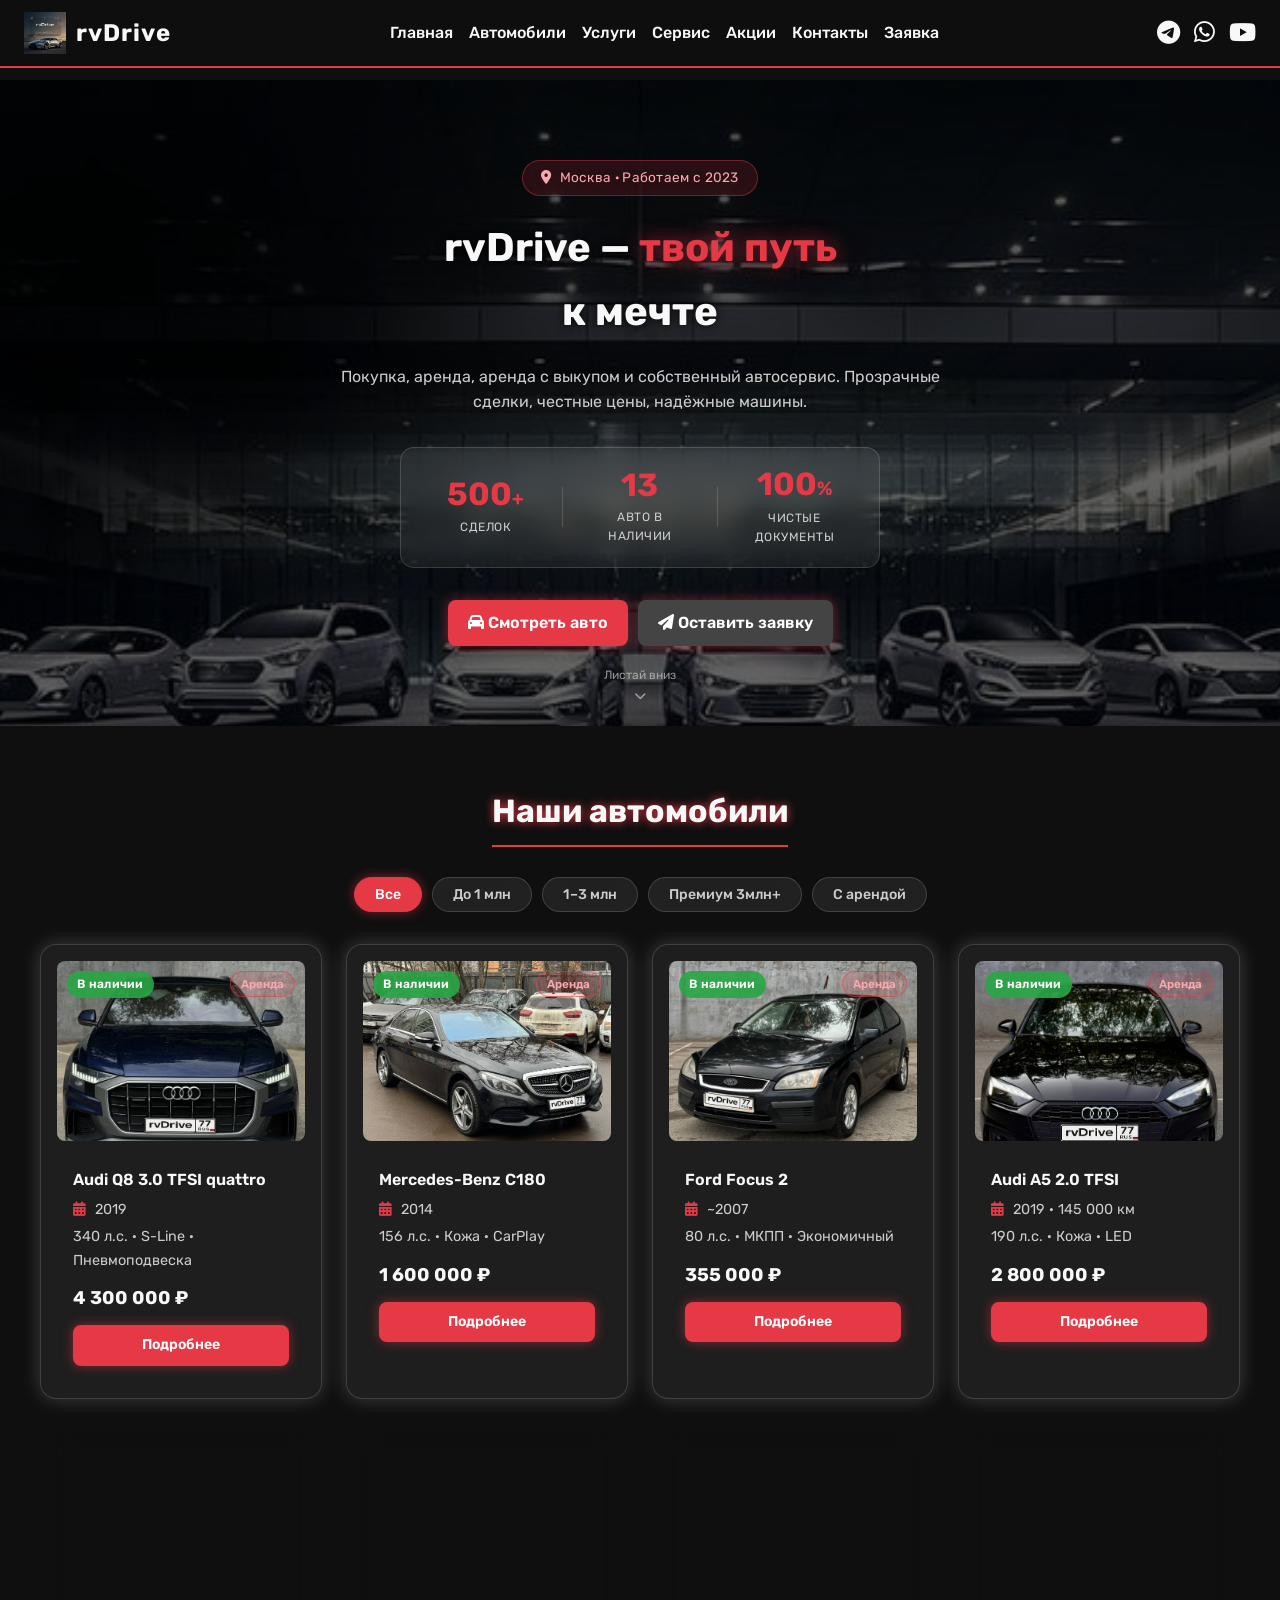
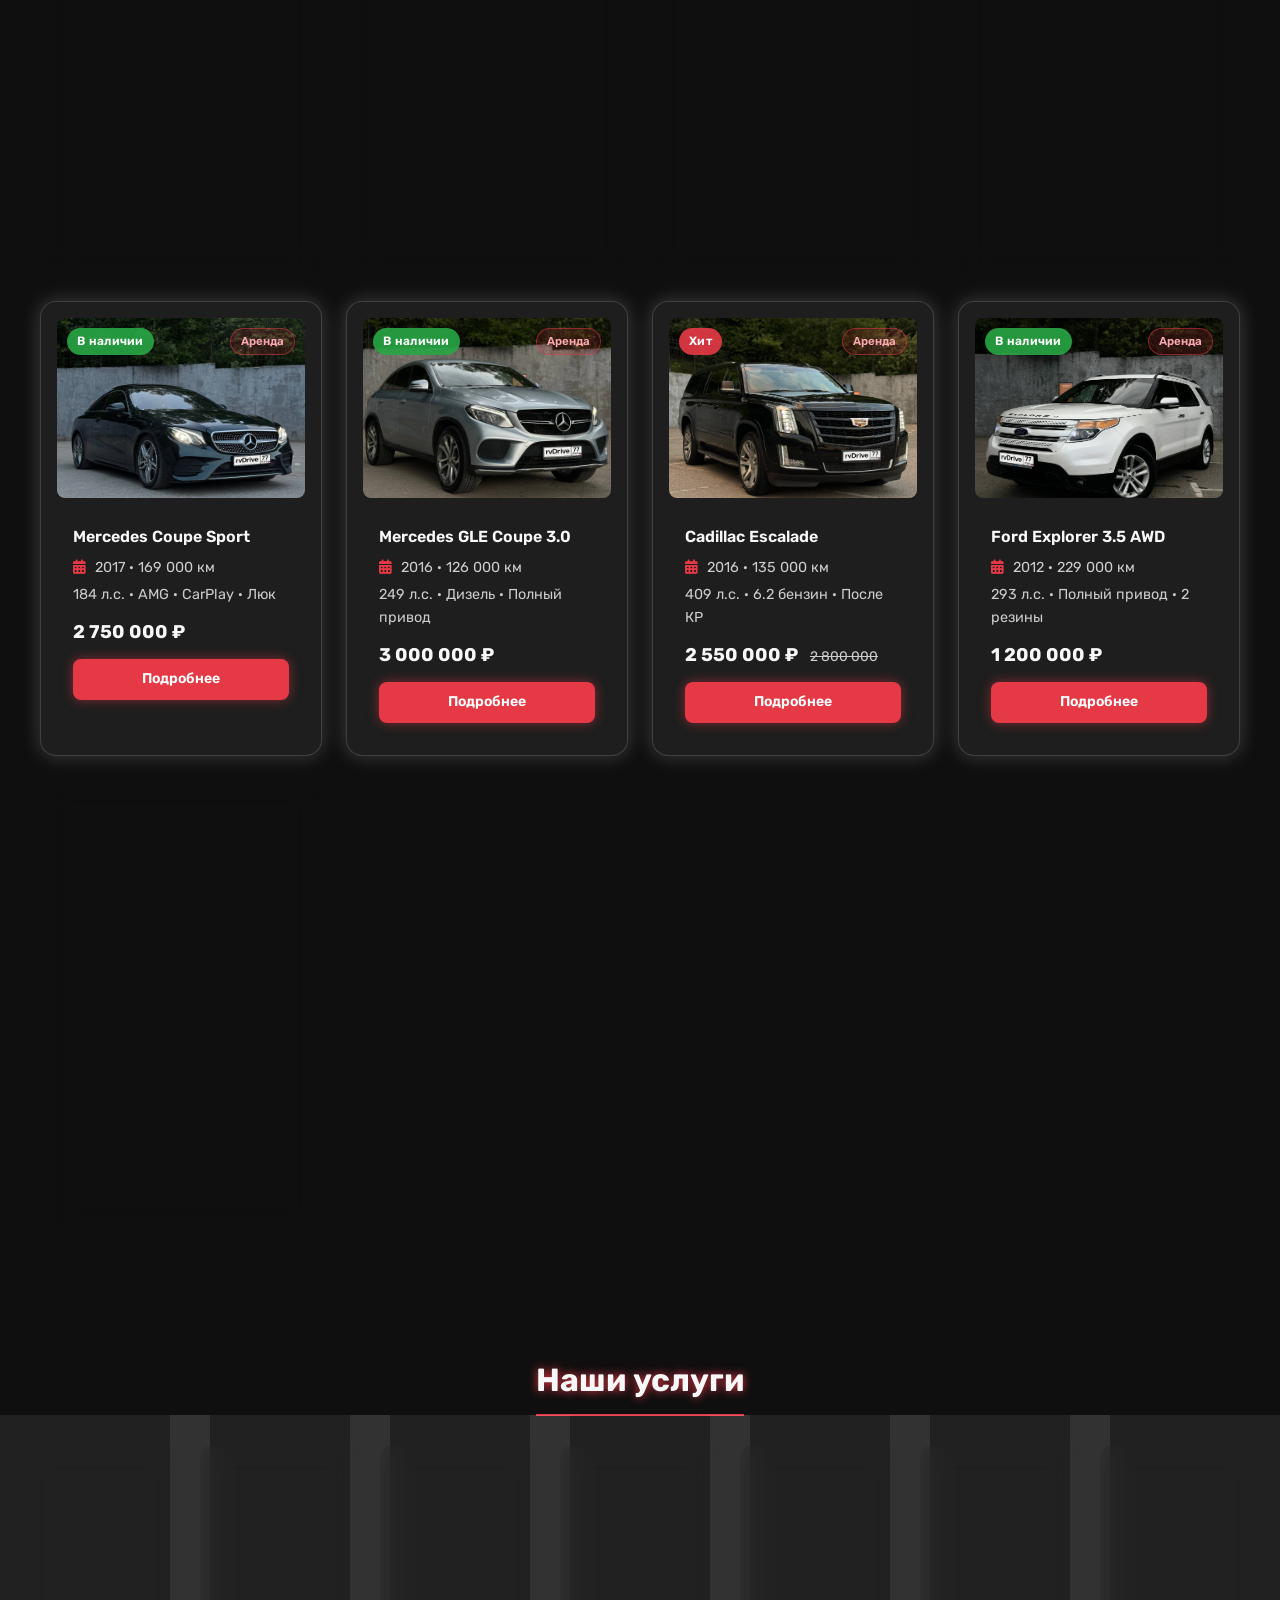
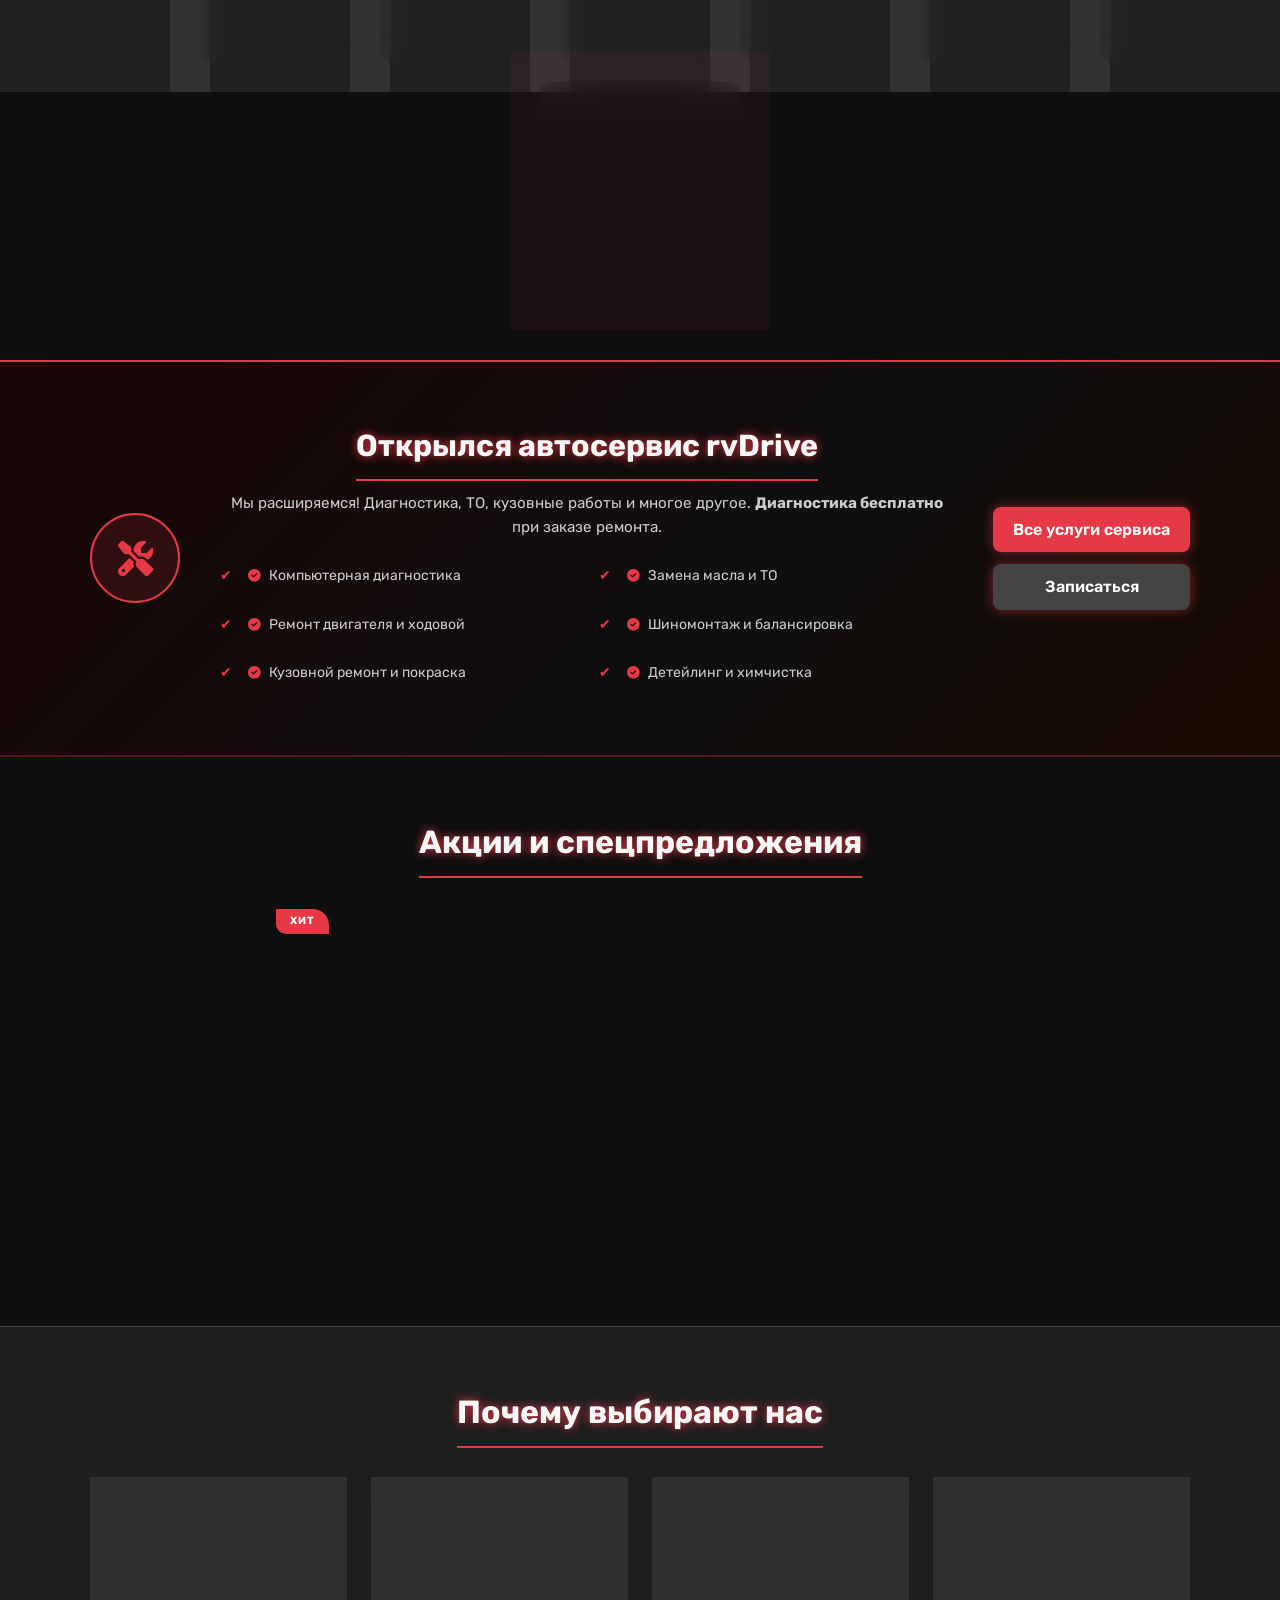
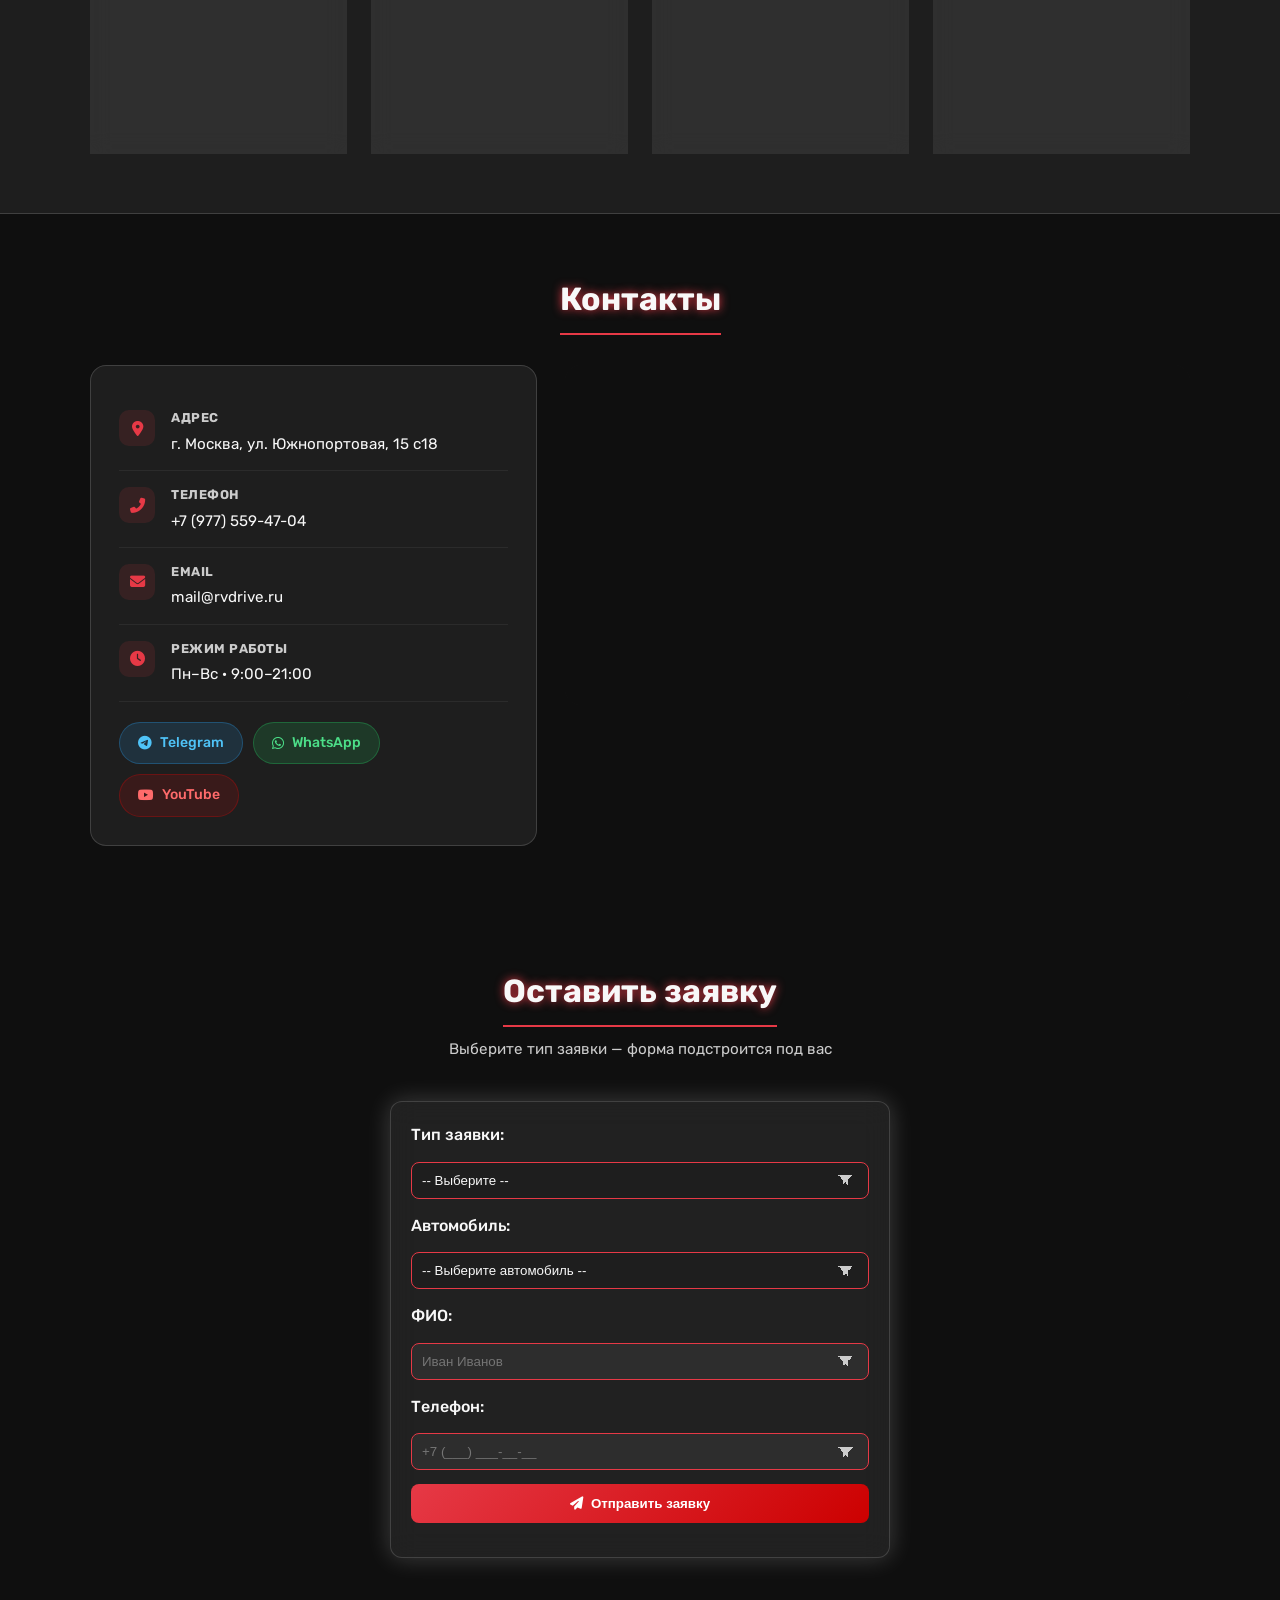
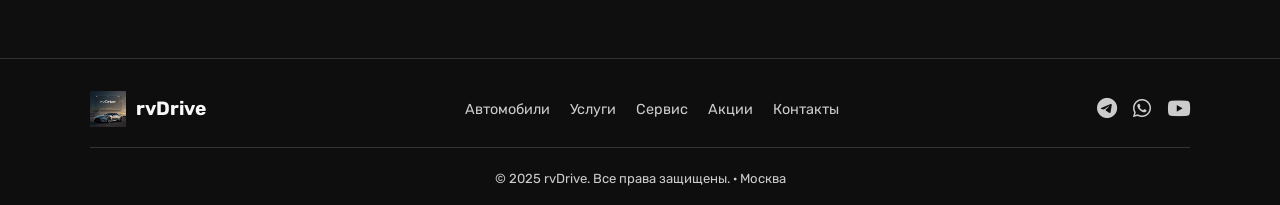
<file: index.html>
<!DOCTYPE html>
<html lang="ru">
<head>
    <meta charset="UTF-8">
    <meta name="viewport" content="width=device-width, initial-scale=1.0">
    <meta name="description" content="rvDrive — покупка, аренда, аренда с выкупом авто в Москве. Автосервис, ремонт и обслуживание. Автоломбард, автоподбор, срочный выкуп. Надёжные машины!">
    <meta name="keywords" content="купить авто Москва, аренда автомобилей, аренда с выкупом, автоломбард, автоподбор, комиссия авто, срочный выкуп, продажа машин, бюджетные авто, премиум автомобили, rvDrive, авто в кредит, автосервис Москва, ремонт автомобилей">
    <title>rvDrive — Автосалон и Сервис в Москве</title>
    <link rel="icon" type="image/x-icon" href="/favicon.ico">
    <link rel="shortcut icon" href="/favicon.ico" type="image/x-icon">
    <link rel="stylesheet" href="styles.css">
    <script src="script.js" defer></script>
    <link rel="stylesheet" href="https://cdnjs.cloudflare.com/ajax/libs/font-awesome/6.4.0/css/all.min.css" />
    <script type="application/ld+json">
    {"@context":"https://schema.org","@type":"AutoDealer","name":"rvDrive","url":"https://rvdrive.ru","logo":"https://rvdrive.ru/img/logo.png","telephone":"+79775594704","address":{"@type":"PostalAddress","streetAddress":"ул. Адмирала Лазарева, д. 2","addressLocality":"Москва"}}
    </script>
</head>
<body>

<header>
    <div class="logo">
        <img src="img/logo.png" alt="rvDrive Logo">
        <span>rvDrive</span>
    </div>
    <button class="menu-toggle" aria-label="Открыть меню">☰</button>
        <nav>
            <a href="index.html">Главная</a>
            <a href="index.html#cars">Автомобили</a>
            <a href="index.html#services">Услуги</a>
            <a href="service.html">Сервис</a>
            <a href="#offers">Акции</a>
            <a href="index.html#contacts">Контакты</a>
            <a href="index.html#request">Заявка</a>
        </nav>
    <div class="social-icons">
        <a href="https://t.me/rvDrive_Auto" target="_blank" aria-label="Telegram" rel="noopener noreferrer"><i class="fab fa-telegram"></i></a>
        <a href="https://wa.me/89915914704" target="_blank" aria-label="WhatsApp" rel="noopener noreferrer"><i class="fab fa-whatsapp"></i></a>
        <a href="https://www.youtube.com/@rvDrive-dy6cx" target="_blank" aria-label="Youtube" rel="noopener noreferrer"><i class="fab fa-youtube"></i></a>
    </div>
</header>

<!-- HERO -->
<section id="home" class="hero">
    <div class="hero-content">
        <div class="hero-badge"><i class="fas fa-map-marker-alt"></i> Москва · Работаем с 2023</div>
        <h1>rvDrive — <span class="hero-accent">твой путь</span><br>к мечте</h1>
        <p class="intro">Покупка, аренда, аренда с выкупом и собственный автосервис. Прозрачные сделки, честные цены, надёжные машины.</p>
        <div class="hero-stats">
            <div class="hero-stat">
                <span class="stat-num" data-target="500">0</span><span class="stat-plus">+</span>
                <span class="stat-label">сделок</span>
            </div>
            <div class="hero-stat-divider"></div>
            <div class="hero-stat">
                <span class="stat-num" data-target="13">0</span>
                <span class="stat-label">авто в наличии</span>
            </div>
            <div class="hero-stat-divider"></div>
            <div class="hero-stat">
                <span class="stat-num" data-target="100">0</span><span class="stat-plus">%</span>
                <span class="stat-label">чистые документы</span>
            </div>
        </div>
        <div class="cta-container">
            <a href="#cars" class="cta"><i class="fas fa-car"></i> Смотреть авто</a>
            <a href="#request" class="cta secondary"><i class="fas fa-paper-plane"></i> Оставить заявку</a>
        </div>
    </div>
    <div class="hero-scroll-hint">
        <span>Листай вниз</span>
        <i class="fas fa-chevron-down hero-scroll-icon"></i>
    </div>
</section>

<!-- CARS -->
<section id="cars">
    <h2>Наши автомобили</h2>
    <div class="cars-filter" role="group" aria-label="Фильтр">
        <button class="filter-btn active" data-filter="all">Все</button>
        <button class="filter-btn" data-filter="budget">До 1 млн</button>
        <button class="filter-btn" data-filter="mid">1–3 млн</button>
        <button class="filter-btn" data-filter="premium">Премиум 3млн+</button>
        <button class="filter-btn" data-filter="rent">С арендой</button>
    </div>
    <div class="cars-grid">
        <div class="car-item" data-price="4300000" data-tags="premium">
            <div class="car-image"><img src="img/audi2.jpg" alt="Audi Q8 2019" loading="lazy"><span class="car-badge car-badge-green">В наличии</span><span class="car-badge-rent">Аренда</span></div>
            <div class="car-item-body">
                <h3>Audi Q8 3.0 TFSI quattro</h3>
                <p class="car-year-km"><i class="fas fa-calendar-alt"></i> 2019</p>
                <p class="car-desc">340 л.с. · S-Line · Пневмоподвеска</p>
                <div class="car-price">4 300 000 ₽</div>
                <a href="model1.html" class="cta car-cta">Подробнее</a>
            </div>
        </div>
        <div class="car-item" data-price="1600000" data-tags="mid rent">
            <div class="car-image"><img src="img/c1.jpg" alt="Mercedes C180 2014" loading="lazy"><span class="car-badge car-badge-green">В наличии</span><span class="car-badge-rent">Аренда</span></div>
            <div class="car-item-body">
                <h3>Mercedes-Benz C180</h3>
                <p class="car-year-km"><i class="fas fa-calendar-alt"></i> 2014</p>
                <p class="car-desc">156 л.с. · Кожа · CarPlay</p>
                <div class="car-price">1 600 000 ₽</div>
                <a href="model2.html" class="cta car-cta">Подробнее</a>
            </div>
        </div>
        <div class="car-item" data-price="355000" data-tags="budget rent">
            <div class="car-image"><img src="img/focus1.jpg" alt="Ford Focus 2" loading="lazy"><span class="car-badge car-badge-green">В наличии</span><span class="car-badge-rent">Аренда</span></div>
            <div class="car-item-body">
                <h3>Ford Focus 2</h3>
                <p class="car-year-km"><i class="fas fa-calendar-alt"></i> ~2007</p>
                <p class="car-desc">80 л.с. · МКПП · Экономичный</p>
                <div class="car-price">355 000 ₽</div>
                <a href="model3.html" class="cta car-cta">Подробнее</a>
            </div>
        </div>
        <div class="car-item" data-price="2800000" data-tags="mid premium">
            <div class="car-image"><img src="img/audi11.jpg" alt="Audi A5 2019" loading="lazy"><span class="car-badge car-badge-green">В наличии</span><span class="car-badge-rent">Аренда</span></div>
            <div class="car-item-body">
                <h3>Audi A5 2.0 TFSI</h3>
                <p class="car-year-km"><i class="fas fa-calendar-alt"></i> 2019 · 145 000 км</p>
                <p class="car-desc">190 л.с. · Кожа · LED</p>
                <div class="car-price">2 800 000 ₽</div>
                <a href="model4.html" class="cta car-cta">Подробнее</a>
            </div>
        </div>
        <div class="car-item" data-price="650000" data-tags="budget rent">
            <div class="car-image"><img src="img/ravon1.jpg" alt="Ravon R2 2016" loading="lazy"><span class="car-badge car-badge-green">В наличии</span><span class="car-badge-rent">Аренда</span></div>
            <div class="car-item-body">
                <h3>Ravon R2 1.3</h3>
                <p class="car-year-km"><i class="fas fa-calendar-alt"></i> 2016 · 45 000 км</p>
                <p class="car-desc">85 л.с. · Макс. комплектация</p>
                <div class="car-price">650 000 ₽</div>
                <a href="model5.html" class="cta car-cta">Подробнее</a>
            </div>
        </div>
        <div class="car-item" data-price="1200000" data-tags="mid">
            <div class="car-image"><img src="img/e15.jpg" alt="Mercedes Coupe 2012" loading="lazy"><span class="car-badge car-badge-green">В наличии</span><span class="car-badge-rent">Аренда</span></div>
            <div class="car-item-body">
                <h3>Mercedes Coupe Sport</h3>
                <p class="car-year-km"><i class="fas fa-calendar-alt"></i> 2012 · 122 000 км</p>
                <p class="car-desc">204 л.с. · AMG пакет · Люк</p>
                <div class="car-price">1 200 000 ₽</div>
                <a href="model6.html" class="cta car-cta">Подробнее</a>
            </div>
        </div>
        <div class="car-item" data-price="4490000" data-tags="premium">
            <div class="car-image"><img src="img/ca1.jpg" alt="Porsche Cayenne 2018" loading="lazy"><span class="car-badge car-badge-green">В наличии</span><span class="car-badge-rent">Аренда</span></div>
            <div class="car-item-body">
                <h3>Porsche Cayenne</h3>
                <p class="car-year-km"><i class="fas fa-calendar-alt"></i> 2018 · 179 000 км</p>
                <p class="car-desc">340 л.с. · Пневмо · Вентиляция</p>
                <div class="car-price">4 490 000 ₽</div>
                <a href="model7.html" class="cta car-cta">Подробнее</a>
            </div>
        </div>
        <div class="car-item" data-price="6500000" data-tags="premium">
            <div class="car-image"><img src="img/range.jpg" alt="Range Rover 2020" loading="lazy"><span class="car-badge car-badge-green">В наличии</span><span class="car-badge-rent">Аренда</span></div>
            <div class="car-item-body">
                <h3>Range Rover 3.0 Diesel</h3>
                <p class="car-year-km"><i class="fas fa-calendar-alt"></i> 2020 · 89 000 км</p>
                <p class="car-desc">Дизель · Полный привод · Без ДТП</p>
                <div class="car-price">6 500 000 ₽</div>
                <a href="model8.html" class="cta car-cta">Подробнее</a>
            </div>
        </div>
        <div class="car-item" data-price="2750000" data-tags="mid premium">
            <div class="car-image"><img src="img/e1.jpg" alt="Mercedes Coupe 2017" loading="lazy"><span class="car-badge car-badge-green">В наличии</span><span class="car-badge-rent">Аренда</span></div>
            <div class="car-item-body">
                <h3>Mercedes Coupe Sport</h3>
                <p class="car-year-km"><i class="fas fa-calendar-alt"></i> 2017 · 169 000 км</p>
                <p class="car-desc">184 л.с. · AMG · CarPlay · Люк</p>
                <div class="car-price">2 750 000 ₽</div>
                <a href="model9.html" class="cta car-cta">Подробнее</a>
            </div>
        </div>
        <div class="car-item" data-price="3000000" data-tags="mid premium">
            <div class="car-image"><img src="img/gle1.jpg" alt="Mercedes GLE Coupe 2016" loading="lazy"><span class="car-badge car-badge-green">В наличии</span><span class="car-badge-rent">Аренда</span></div>
            <div class="car-item-body">
                <h3>Mercedes GLE Coupe 3.0</h3>
                <p class="car-year-km"><i class="fas fa-calendar-alt"></i> 2016 · 126 000 км</p>
                <p class="car-desc">249 л.с. · Дизель · Полный привод</p>
                <div class="car-price">3 000 000 ₽</div>
                <a href="model10.html" class="cta car-cta">Подробнее</a>
            </div>
        </div>
        <div class="car-item" data-price="2550000" data-tags="mid premium rent">
            <div class="car-image"><img src="img/cadillac1.1.jpg" alt="Cadillac Escalade 2016" loading="lazy"><span class="car-badge car-badge-red">Хит</span><span class="car-badge-rent">Аренда</span></div>
            <div class="car-item-body">
                <h3>Cadillac Escalade</h3>
                <p class="car-year-km"><i class="fas fa-calendar-alt"></i> 2016 · 135 000 км</p>
                <p class="car-desc">409 л.с. · 6.2 бензин · После КР</p>
                <div class="car-price">2 550 000 ₽ <span class="car-price-old">2 800 000</span></div>
                <a href="model11.html" class="cta car-cta">Подробнее</a>
            </div>
        </div>
        <div class="car-item" data-price="1200000" data-tags="mid">
            <div class="car-image"><img src="img/ex1.jpg" alt="Ford Explorer 2012" loading="lazy"><span class="car-badge car-badge-green">В наличии</span><span class="car-badge-rent">Аренда</span></div>
            <div class="car-item-body">
                <h3>Ford Explorer 3.5 AWD</h3>
                <p class="car-year-km"><i class="fas fa-calendar-alt"></i> 2012 · 229 000 км</p>
                <p class="car-desc">293 л.с. · Полный привод · 2 резины</p>
                <div class="car-price">1 200 000 ₽</div>
                <a href="model12.html" class="cta car-cta">Подробнее</a>
            </div>
        </div>
        <div class="car-item" data-price="2900000" data-tags="mid premium">
            <div class="car-image"><img src="img/e38.jpg" alt="Mercedes Coupe Sport 2018" loading="lazy"><span class="car-badge car-badge-green">В наличии</span><span class="car-badge-rent">Аренда</span></div>
            <div class="car-item-body">
                <h3>Mercedes Coupe Sport AWD</h3>
                <p class="car-year-km"><i class="fas fa-calendar-alt"></i> 2018 · 92 000 км</p>
                <p class="car-desc">184 л.с. · AMG · Полный (редкость)</p>
                <div class="car-price">2 900 000 ₽</div>
                <a href="model13.html" class="cta car-cta">Подробнее</a>
            </div>
        </div>
    </div>
    <div class="cars-no-results" id="carsNoResults" style="display:none;">
        <i class="fas fa-search"></i>
        <p>По выбранному фильтру авто не найдено</p>
    </div>
</section>

<!-- SERVICES -->
<section id="services">
    <h2>Наши услуги</h2>
    <div class="services-grid">
        <div class="service-item" data-aos><div class="service-icon-wrap"><i class="fas fa-car"></i></div><h4>Продажа</h4><p>Широкий выбор на любой бюджет — от бюджетных до премиальных</p></div>
        <div class="service-item" data-aos><div class="service-icon-wrap"><i class="fas fa-key"></i></div><h4>Аренда</h4><p>Посуточно и долгосрочно. Гибкие условия, без лишних бумаг</p></div>
        <div class="service-item" data-aos><div class="service-icon-wrap"><i class="fas fa-handshake"></i></div><h4>Аренда с выкупом</h4><p>Платишь как за аренду — в итоге автомобиль твой</p></div>
        <div class="service-item" data-aos><div class="service-icon-wrap"><i class="fas fa-file-invoice"></i></div><h4>Комиссия</h4><p>Продадим твой автомобиль быстро и по рыночной цене</p></div>
        <div class="service-item" data-aos><div class="service-icon-wrap"><i class="fas fa-money-bill-wave"></i></div><h4>Срочный выкуп</h4><p>Деньги в день обращения. Оценка бесплатно</p></div>
        <div class="service-item" data-aos><div class="service-icon-wrap"><i class="fas fa-piggy-bank"></i></div><h4>Автоломбард</h4><p>Деньги под залог автомобиля. Быстро и без отказов</p></div>
        <div class="service-item" data-aos><div class="service-icon-wrap"><i class="fas fa-search"></i></div><h4>Автоподбор</h4><p>Найдём лучший вариант по параметрам и бюджету</p></div>
        <div class="service-item highlight-service" data-aos>
            <div class="service-icon-wrap"><i class="fas fa-wrench"></i></div>
            <h4>Автосервис <span class="new-badge">Новое</span></h4>
            <p>Ремонт и ТО любых марок. Гарантия на все работы</p>
            <a href="service.html" class="cta" style="margin-top:14px;display:inline-block;font-size:0.82em;padding:7px 16px;">Подробнее →</a>
        </div>
    </div>
</section>

<!-- SERVICE PROMO BANNER -->
<section id="service-promo" class="service-promo-banner">
    <div class="service-promo-content">
        <div class="service-promo-icon"><i class="fas fa-tools"></i></div>
        <div class="service-promo-text">
            <h2>Открылся автосервис rvDrive</h2>
            <p>Мы расширяемся! Диагностика, ТО, кузовные работы и многое другое. <strong>Диагностика бесплатно</strong> при заказе ремонта.</p>
            <ul class="service-promo-list">
                <li><i class="fas fa-check-circle"></i> Компьютерная диагностика</li>
                <li><i class="fas fa-check-circle"></i> Замена масла и ТО</li>
                <li><i class="fas fa-check-circle"></i> Ремонт двигателя и ходовой</li>
                <li><i class="fas fa-check-circle"></i> Шиномонтаж и балансировка</li>
                <li><i class="fas fa-check-circle"></i> Кузовной ремонт и покраска</li>
                <li><i class="fas fa-check-circle"></i> Детейлинг и химчистка</li>
            </ul>
        </div>
        <div class="service-promo-cta">
            <a href="service.html" class="cta">Все услуги сервиса</a>
            <a href="#request" class="cta secondary">Записаться</a>
        </div>
    </div>
</section>

<!-- OFFERS -->
<section id="offers">
    <h2>Акции и спецпредложения</h2>
    <div class="special-offers-grid">
        <div class="special-offer-item offer-hot">
            <div class="offer-icon"><i class="fas fa-fire"></i></div>
            <h3>Ford Focus 2 — выкуп за 8 мес.</h3>
            <p>Езди и плати как за аренду. Через 8 месяцев машина твоя.</p>
            <p class="offer-price"><strong>от 49 980 ₽ / мес</strong></p>
            <a href="#request" class="cta">Забронировать</a>
        </div>
        <div class="special-offer-item">
            <div class="offer-icon"><i class="fas fa-bolt"></i></div>
            <h3>Срочный выкуп — деньги за 24ч</h3>
            <p>Оценим твой автомобиль сегодня. Деньги переводим в день сделки.</p>
            <p class="offer-price"><strong>Оценка бесплатно</strong></p>
            <a href="#request" class="cta">Узнать цену</a>
        </div>
        <div class="special-offer-item">
            <div class="offer-icon"><i class="fas fa-tools"></i></div>
            <h3>Сервис — диагностика в подарок</h3>
            <p>При любом заказе ремонта компьютерная диагностика бесплатно.</p>
            <p class="offer-price"><strong>Экономия до 1 500 ₽</strong></p>
            <a href="service.html" class="cta">Записаться</a>
        </div>
        <div class="special-offer-item">
            <div class="offer-icon"><i class="fas fa-percent"></i></div>
            <h3>Cadillac Escalade — ниже рынка</h3>
            <p>Первая цена в РФ. Рыночная стоимость 2 800 000 ₽.</p>
            <p class="offer-price"><strong>2 550 000 ₽</strong></p>
            <a href="model11.html" class="cta">Смотреть авто</a>
        </div>
    </div>
</section>

<!-- WHY US -->
<section id="why-us" class="why-us-section">
    <h2>Почему выбирают нас</h2>
    <div class="why-us-grid">
        <div class="why-us-item" data-aos>
            <div class="why-us-icon"><i class="fas fa-shield-alt"></i></div>
            <h4>Только чистые документы</h4>
            <p>Проверяем каждое авто по базам ГИБДД, залогам и ДТП. Никаких сюрпризов после покупки.</p>
        </div>
        <div class="why-us-item" data-aos>
            <div class="why-us-icon"><i class="fas fa-hand-holding-usd"></i></div>
            <h4>Честная цена</h4>
            <p>Работаем с минимальной маржой. Показываем реальную рыночную стоимость без накруток.</p>
        </div>
        <div class="why-us-item" data-aos>
            <div class="why-us-icon"><i class="fas fa-headset"></i></div>
            <h4>На связи 7 дней</h4>
            <p>Отвечаем в Telegram и WhatsApp с утра до позднего вечера. Без долгих ожиданий.</p>
        </div>
        <div class="why-us-item" data-aos>
            <div class="why-us-icon"><i class="fas fa-tools"></i></div>
            <h4>Свой сервис</h4>
            <p>Ремонт и ТО прямо у нас. Покупаешь — получаешь поддержку на весь срок эксплуатации.</p>
        </div>
    </div>
</section>

<!-- CONTACTS -->
<section id="contacts">
    <h2>Контакты</h2>
    <div class="contacts-layout">
        <div class="contacts-info">
            <div class="contact-card">
                <div class="contact-row">
                    <i class="fas fa-map-marker-alt"></i>
                    <div><strong>Адрес</strong><p>г. Москва, ул. Южнопортовая, 15 с18</p></div>
                </div>
                <div class="contact-row">
                    <i class="fas fa-phone-alt"></i>
                    <div><strong>Телефон</strong><p><a href="tel:+79775594704">+7 (977) 559-47-04</a></p></div>
                </div>
                <div class="contact-row">
                    <i class="fas fa-envelope"></i>
                    <div><strong>Email</strong><p><a href="mailto:mail@rvdrive.ru">mail@rvdrive.ru</a></p></div>
                </div>
                <div class="contact-row">
                    <i class="fas fa-clock"></i>
                    <div><strong>Режим работы</strong><p>Пн–Вс · 9:00–21:00</p></div>
                </div>
                <div class="contact-socials">
                    <a href="https://t.me/rvDrive_Auto" target="_blank" class="contact-social-btn tg" rel="noopener noreferrer"><i class="fab fa-telegram"></i> Telegram</a>
                    <a href="https://wa.me/89915914704" target="_blank" class="contact-social-btn wa" rel="noopener noreferrer"><i class="fab fa-whatsapp"></i> WhatsApp</a>
                    <a href="https://www.youtube.com/@rvDrive-dy6cx" target="_blank" class="contact-social-btn yt" rel="noopener noreferrer"><i class="fab fa-youtube"></i> YouTube</a>
                </div>
            </div>
        </div>
        <div class="contacts-map">
            <div class="map-container">
                <iframe src="https://yandex.ru/map-widget/v1/?whatshere%5Bzoom%5D=19&whatshere%5Bpoint%5D=37.543176,55.546761&si=2fz6667z83nvv5gb7m8tddxfag;source=constructor"
                    width="100%" height="100%" frameborder="0" allowfullscreen
                    aria-label="Карта расположения rvDrive"></iframe>
            </div>
        </div>
    </div>
</section>

<!-- REQUEST FORM -->
<section id="request">
    <h2>Оставить заявку</h2>
    <p class="section-sub">Выберите тип заявки — форма подстроится под вас</p>
    <form id="inspectionForm" novalidate>
        <label for="requestType">Тип заявки:</label>
        <select id="requestType" required>
            <option value="">-- Выберите --</option>
            <option value="Покупка">🚗 Покупка</option>
            <option value="Аренда">🔑 Аренда</option>
            <option value="Аренда с выкупом">🤝 Аренда с выкупом</option>
            <option value="Комиссия">📋 Комиссия</option>
            <option value="Автоломбард">🏦 Автоломбард</option>
            <option value="Автоподбор">🔍 Автоподбор</option>
            <option value="Автосервис">🔧 Автосервис / Ремонт</option>
        </select>
        <label for="car">Автомобиль:</label>
        <select id="car" required>
            <option value="">-- Выберите автомобиль --</option>
        </select>
        <div id="uploadField" style="display:none;">
            <label for="photo">Фото автомобиля:</label>
            <input type="file" id="photo" accept="image/*">
        </div>
        <label for="fullName">ФИО:</label>
        <input type="text" id="fullName" placeholder="Иван Иванов" required>
        <label for="phone">Телефон:</label>
        <input type="tel" id="phone" placeholder="+7 (___) ___-__-__" required>
        <button type="submit" class="submit-btn"><i class="fas fa-paper-plane"></i> Отправить заявку</button>
        <p id="formMessage" aria-live="polite"></p>
    </form>
</section>

<!-- FOOTER -->
<footer>
    <div class="footer-inner">
        <div class="footer-logo">
            <img src="img/logo.png" alt="rvDrive" height="36">
            <span>rvDrive</span>
        </div>
        <div class="footer-links">
            <a href="#cars">Автомобили</a>
            <a href="#services">Услуги</a>
            <a href="service.html">Сервис</a>
            <a href="#offers">Акции</a>
            <a href="#contacts">Контакты</a>
        </div>
        <div class="footer-socials">
            <a href="https://t.me/rvDrive_Auto" target="_blank" aria-label="Telegram"><i class="fab fa-telegram"></i></a>
            <a href="https://wa.me/89915914704" target="_blank" aria-label="WhatsApp"><i class="fab fa-whatsapp"></i></a>
            <a href="https://www.youtube.com/@rvDrive-dy6cx" target="_blank" aria-label="YouTube"><i class="fab fa-youtube"></i></a>
        </div>
    </div>
    <p class="footer-copy">© 2025 rvDrive. Все права защищены. · Москва</p>
</footer>

<button class="scroll-top" id="scrollTop" aria-label="Наверх"><i class="fas fa-chevron-up"></i></button>

</body>
</html>
</file>
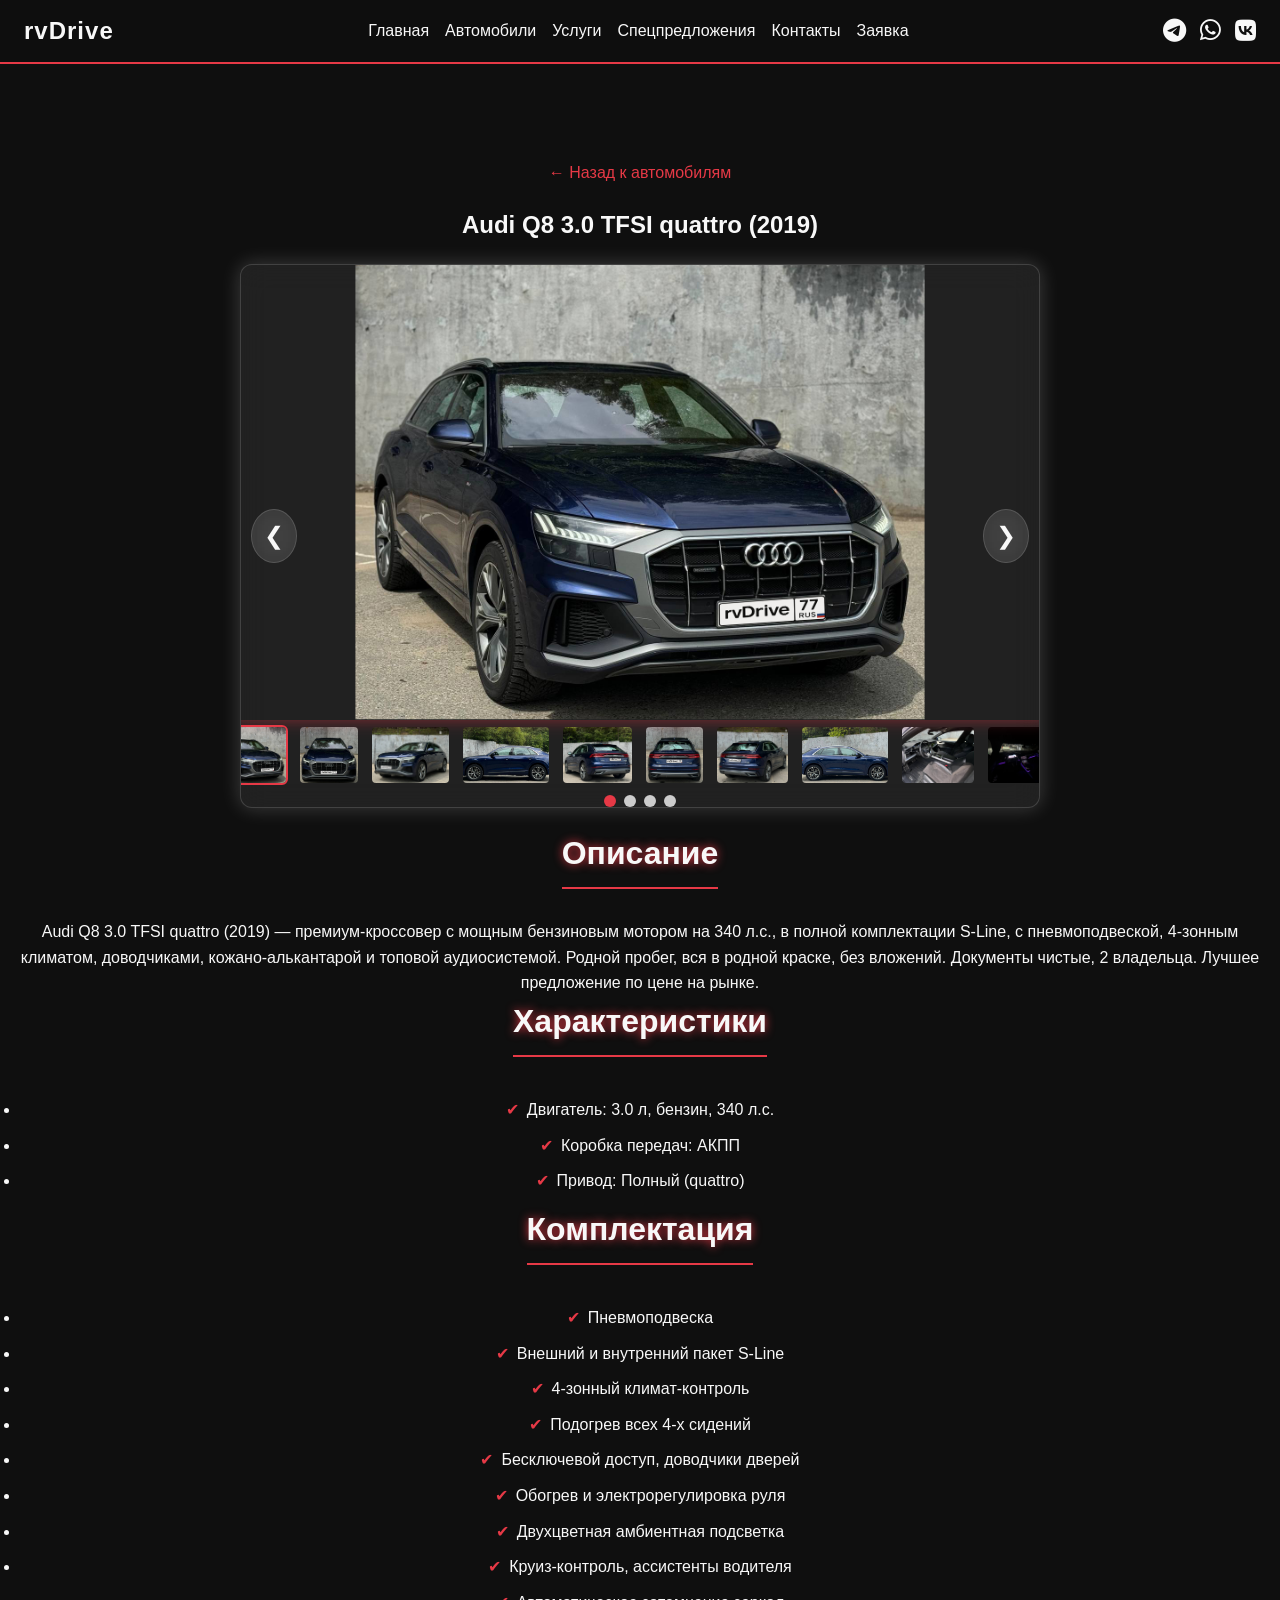
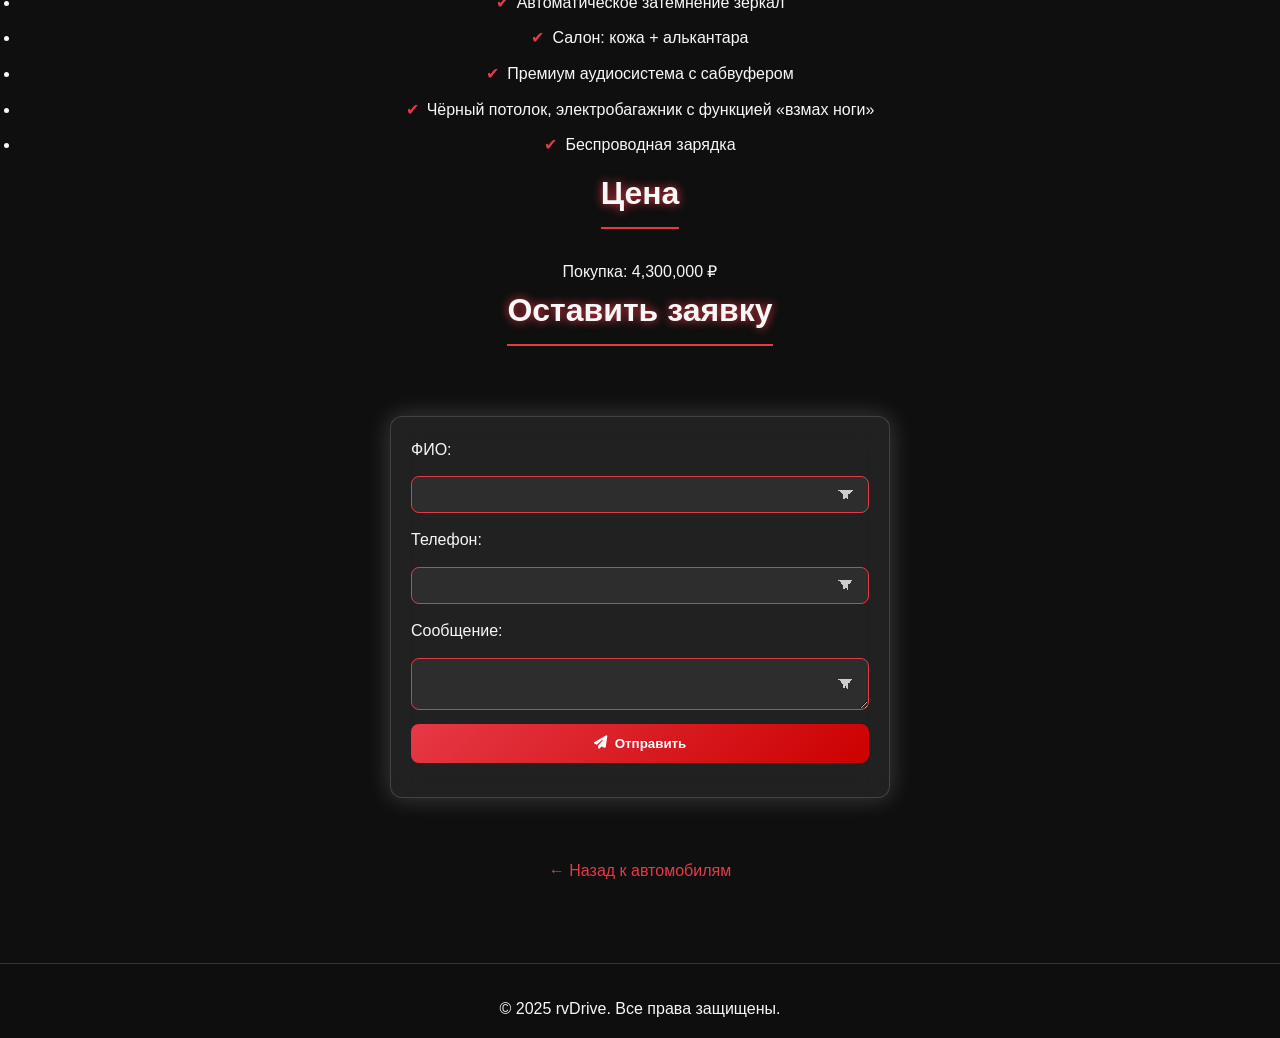
<file: model1.html>
<!DOCTYPE html>
<html lang="ru">
<head>
    <meta charset="UTF-8">
    <meta name="viewport" content="width=device-width, initial-scale=1.0">
    <meta name="description" content="Купить Audi Q8 2019 в Москве, аренда или аренда с выкупом. Премиум-кроссовер, 340 л.с., S-Line, пневмоподвеска, rvDrive.">
    <meta name="keywords" content="Audi Q8, купить Audi Q8 Москва, аренда Audi Q8, аренда с выкупом Audi, премиум кроссовер, Audi Q8 2019, автоломбард Audi, автоподбор Audi, продажа Audi, премиум авто Москва, полный привод quattro, S-Line, пневмоподвеска, кожа алькантара, rvDrive, срочный выкуп Audi, авто в кредит">
    <meta http-equiv="Content-Security-Policy" content="default-src 'self' https:; script-src 'self' https://kit.fontawesome.com; style-src 'self' https:; img-src 'self' data: https:; connect-src 'self' https://api.telegram.org;">
    <title>Audi Q8 3.0 TFSI quattro (2019)</title>
    <link rel="stylesheet" href="styles.css">
	<link rel="stylesheet" href="https://cdnjs.cloudflare.com/ajax/libs/font-awesome/6.4.0/css/all.min.css" />
</head>
<body>
      <header>
        <div class="logo">
            <span>rvDrive</span>
        </div>
        <button class="menu-toggle" aria-label="Открыть меню">☰</button>
        <nav>
            <a href="index.html">Главная</a>
            <a href="index.html#cars">Автомобили</a>
            <a href="index.html#services">Услуги</a>
            <a href="index.html#offers">Спецпредложения</a>
            <a href="index.html#contacts">Контакты</a>
            <a href="index.html#request">Заявка</a>
        </nav>
        <div class="social-icons">
            <a href="https://t.me/rvDrive" target="_blank" aria-label="Telegram"><i class="fab fa-telegram-plane"></i></a>
            <a href="https://wa.me/79775594704" target="_blank" aria-label="WhatsApp"><i class="fab fa-whatsapp"></i></a>
            <a href="https://vk.com/rvDrive" target="_blank" aria-label="VK"><i class="fab fa-vk"></i></a>
        </div>
    </header>

    <section id="car-details" class="car-details-content">
        <a href="index.html#cars" class="back-link">← Назад к автомобилям</a>
        <h1>Audi Q8 3.0 TFSI quattro (2019)</h1>
        <div class="car-slider-container">
            <div class="car-slider">
                <div class="car-slide"><img src="img/audi1.jpg" alt="Audi Q8 вид спереди"></div>
                <div class="car-slide"><img src="img/audi2.jpg" alt="Audi Q8 вид сбоку"></div>
                <div class="car-slide"><img src="img/audi3.jpg" alt="Audi Q8 салон"></div>
                <div class="car-slide"><img src="img/audi4.jpg" alt="Audi Q8 задний вид"></div>
				<div class="car-slide"><img src="img/audi5.jpg" alt="Audi Q8 задний вид"></div>
				<div class="car-slide"><img src="img/audi6.jpg" alt="Audi Q8 задний вид"></div>
				<div class="car-slide"><img src="img/audi7.jpg" alt="Audi Q8 задний вид"></div>
				<div class="car-slide"><img src="img/audi8.jpg" alt="Audi Q8 задний вид"></div>
				<div class="car-slide"><img src="img/audi9.jpg" alt="Audi Q8 задний вид"></div>
				<div class="car-slide"><img src="img/audi10.jpg" alt="Audi Q8 задний вид"></div>
            </div>
            <div class="car-slider-buttons">
                <button id="prevCar" aria-label="Предыдущее изображение">❮</button>
                <button id="nextCar" aria-label="Следующее изображение">❯</button>
            </div>
            <div class="car-slider-thumbnails">
                <img src="img/audi1.jpg" alt="Audi Q8 вид спереди" class="thumbnail">
                <img src="img/audi2.jpg" alt="Audi Q8 вид сбоку" class="thumbnail">
                <img src="img/audi3.jpg" alt="Audi Q8 салон" class="thumbnail">
                <img src="img/audi4.jpg" alt="Audi Q8 задний вид" class="thumbnail">
				<img src="img/audi5.jpg" alt="Audi Q8 задний вид" class="thumbnail">
				<img src="img/audi6.jpg" alt="Audi Q8 задний вид" class="thumbnail">
				<img src="img/audi7.jpg" alt="Audi Q8 задний вид" class="thumbnail">
				<img src="img/audi8.jpg" alt="Audi Q8 задний вид" class="thumbnail">
				<img src="img/audi9.jpg" alt="Audi Q8 задний вид" class="thumbnail">
				<img src="img/audi10.jpg" alt="Audi Q8 задний вид" class="thumbnail">
            </div>
            <div class="car-slider-indicators">
                <span class="indicator"></span>
                <span class="indicator"></span>
                <span class="indicator"></span>
                <span class="indicator"></span>
            </div>
        </div>

        <h2>Описание</h2>
        <p>Audi Q8 3.0 TFSI quattro (2019) — премиум-кроссовер с мощным бензиновым мотором на 340 л.с., в полной комплектации S-Line, с пневмоподвеской, 4-зонным климатом, доводчиками, кожано-алькантарой и топовой аудиосистемой. Родной пробег, вся в родной краске, без вложений. Документы чистые, 2 владельца. Лучшее предложение по цене на рынке.</p>

        <h2>Характеристики</h2>
        <ul>
            <li>Двигатель: 3.0 л, бензин, 340 л.с.</li>
            <li>Коробка передач: АКПП</li>
            <li>Привод: Полный (quattro)</li>
        </ul>

        <h2>Комплектация</h2>
        <ul>
            <li>Пневмоподвеска</li>
            <li>Внешний и внутренний пакет S-Line</li>
            <li>4-зонный климат-контроль</li>
            <li>Подогрев всех 4-х сидений</li>
            <li>Бесключевой доступ, доводчики дверей</li>
            <li>Обогрев и электрорегулировка руля</li>
            <li>Двухцветная амбиентная подсветка</li>
            <li>Круиз-контроль, ассистенты водителя</li>
            <li>Автоматическое затемнение зеркал</li>
            <li>Салон: кожа + алькантара</li>
            <li>Премиум аудиосистема с сабвуфером</li>
            <li>Чёрный потолок, электробагажник с функцией «взмах ноги»</li>
            <li>Беспроводная зарядка</li>
        </ul>

        <h2>Цена</h2>
        <p>Покупка: 4,300,000 ₽</p>
        <h2>Оставить заявку</h2>
        <form id="carInquiryForm" aria-label="Заявка на Audi Q8">
            <label for="fullName">ФИО:</label>
            <input type="text" id="fullName" required>
            <label for="phone">Телефон:</label>
            <input type="text" id="phone" required>
            <label for="message">Сообщение:</label>
            <textarea id="message"></textarea>
            <button type="submit" class="submit-btn"><i class="fas fa-paper-plane"></i> Отправить</button>
            <p id="formMessage" aria-live="polite"></p>
        </form>

        <a href="index.html#cars" class="back-button">← Назад к автомобилям</a>
    </section>

    <div id="imageModal" class="modal">
    <span class="modal-close" aria-label="Закрыть">×</span>
    <span class="modal-nav modal-prev">❮</span>
    <img id="modalImage" class="modal-content" alt="">
    <span class="modal-nav modal-next">❯</span>
</div>

    <footer>
        <p>© 2025 rvDrive. Все права защищены.</p>
    </footer>

    <script src="script.js"></script>
</body>
</html>
</file>
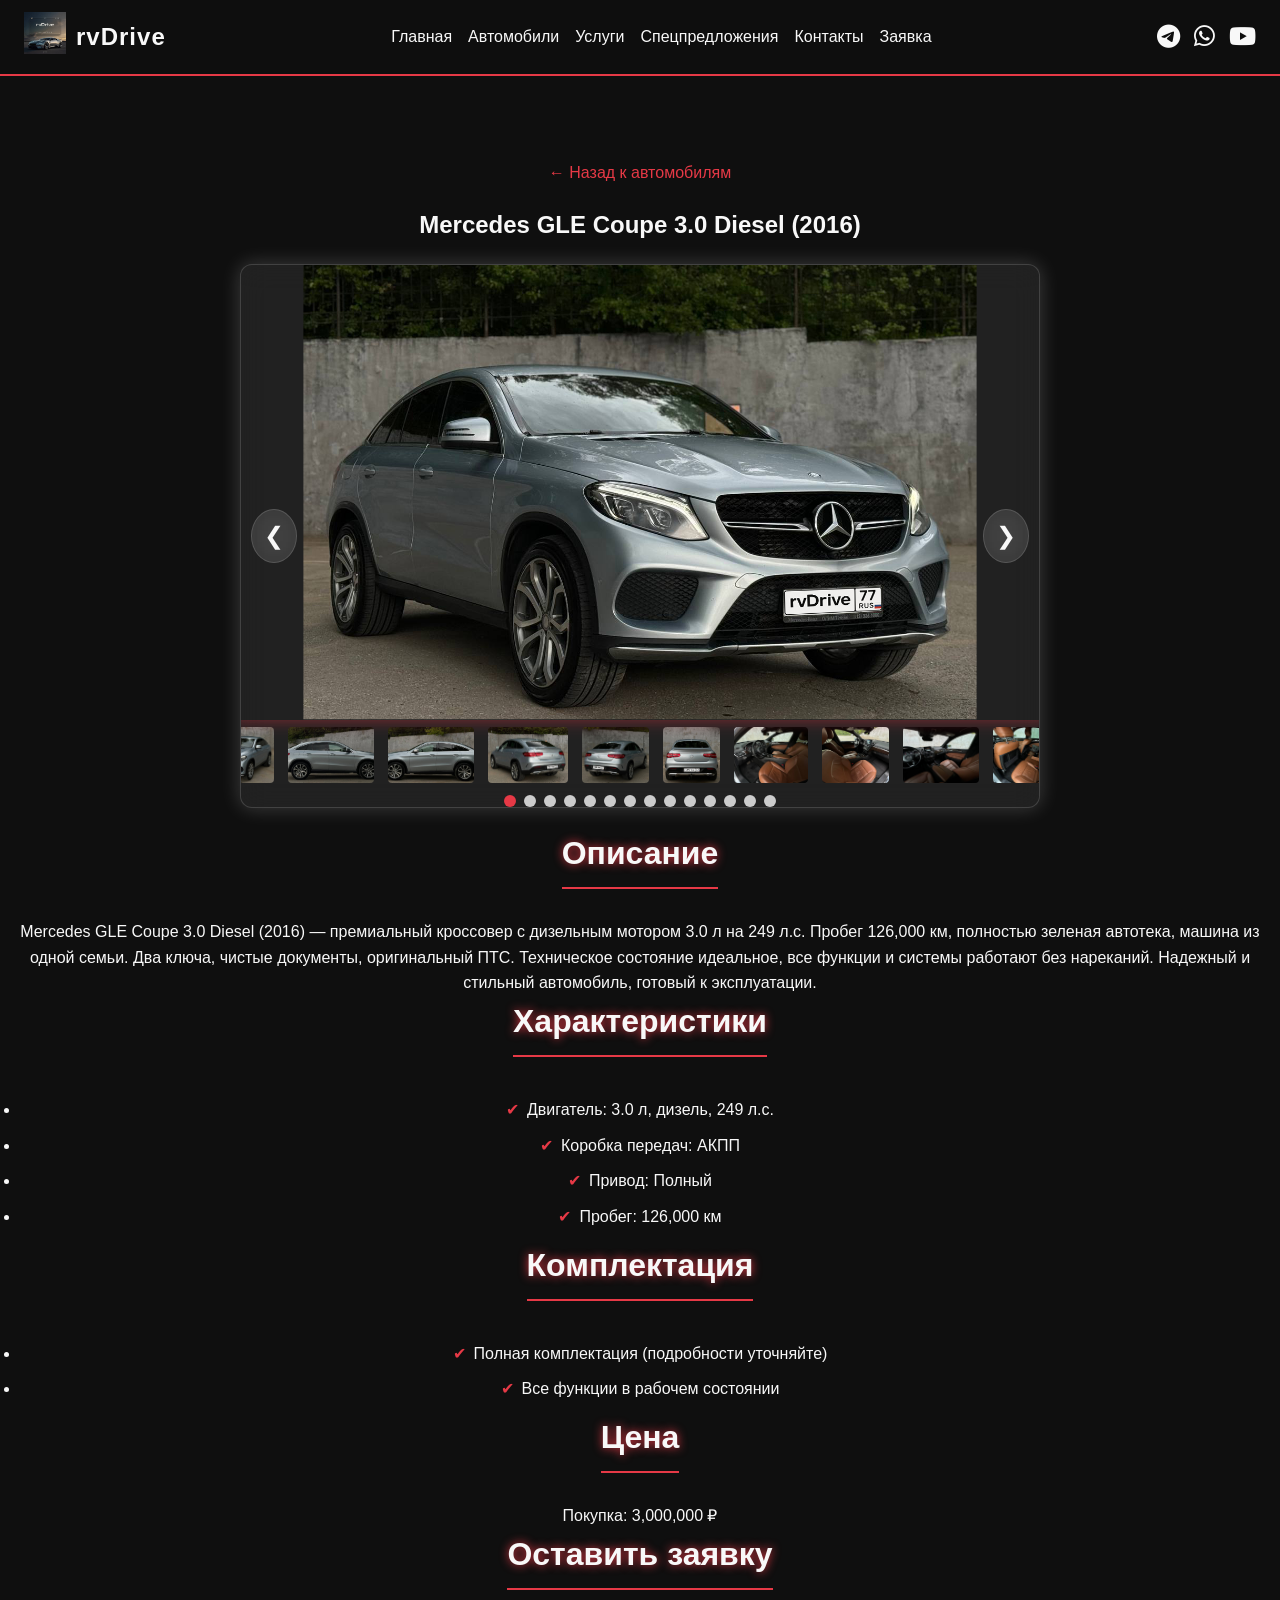
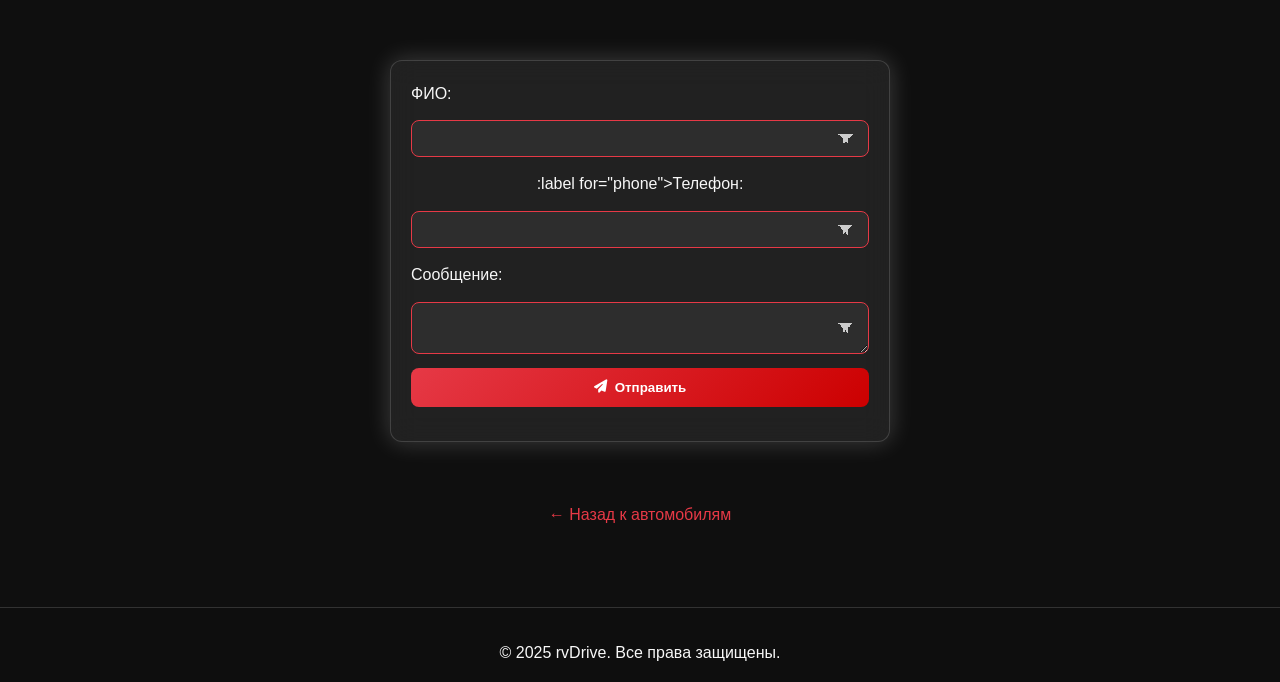
<file: model10.html>
<!DOCTYPE html>
<html lang="ru">
<head>
    <meta charset="UTF-8">
    <meta name="viewport" content="width=device-width, initial-scale=1.0">
    <meta name="description" content="Купить Mercedes Coupe Sport 2017 в Москве, аренда или аренда с выкупом. Стильный автомобиль, 2.0 л, 184 л.с., AMG пакет, люк/панорама, rvDrive.">
    <meta name="keywords" content="Mercedes GLE Coupe, купить Mercedes Москва, аренда Mercedes, аренда с выкупом Mercedes, премиум кроссовер, Mercedes GLE 2016, автоломбард Mercedes, автоподбор Mercedes, продажа Mercedes, премиум авто Москва, дизель, rvDrive, срочный выкуп Mercedes, авто в кредит">
    <meta http-equiv="Content-Security-Policy" content="default-src 'self' https:; script-src 'self' https://kit.fontawesome.com; style-src 'self' https:; img-src 'self' data: https:; connect-src 'self' https://api.telegram.org;">
    <title>Mercedes GLE Coupe 3.0 Diesel (2016)</title>
    <link rel="stylesheet" href="styles.css">
    <link rel="stylesheet" href="https://cdnjs.cloudflare.com/ajax/libs/font-awesome/6.4.0/css/all.min.css" />
</head>
<body>
    <header>
        <div class="logo">
            <a href="index.html#home"><img src="img/logo.png" alt="rvDrive Logo"></a>
            <span>rvDrive</span>
            <button class="menu-toggle" aria-label="Toggle Menu" aria-expanded="false">☰</button>
        </div>
        <nav>
            <a href="index.html#home">Главная</a>
            <a href="index.html#cars">Автомобили</a>
            <a href="index.html#services">Услуги</a>
            <a href="index.html#offers">Спецпредложения</a>
            <a href="index.html#contacts">Контакты</a>
            <a href="index.html#request">Заявка</a>
        </nav>
        <div class="social-icons">
            <a href="https://t.me/rvDrive" target="_blank" aria-label="Telegram"><i class="fab fa-telegram-plane"></i></a>
            <a href="https://wa.me/+79991234567" target="_blank" aria-label="WhatsApp"><i class="fab fa-whatsapp"></i></a>
            <a href="https://youtube.com/@rvDrive" target="_blank" aria-label="YouTube"><i class="fab fa-youtube"></i></a>
        </div>
        <button class="menu-toggle" aria-label="Открыть/закрыть меню">
            <i class="fas fa-bars"></i>
        </button>
    </header>

    <section id="car-details" class="car-details-content">
        <a href="index.html#cars" class="back-link">← Назад к автомобилям</a>
        <h1>Mercedes GLE Coupe 3.0 Diesel (2016)</h1>
        <div class="car-slider-container">
            <div class="car-slider">
                <div class="car-slide"><img src="img/gle1.jpg" alt="Mercedes GLE Coupe вид спереди"></div>
                <div class="car-slide"><img src="img/gle2.jpg" alt="Mercedes GLE Coupe вид сбоку"></div>
                <div class="car-slide"><img src="img/gle3.jpg" alt="Mercedes GLE Coupe салон"></div>
                <div class="car-slide"><img src="img/gle4.jpg" alt="Mercedes GLE Coupe задний вид"></div>
                <div class="car-slide"><img src="img/gle5.jpg" alt="Mercedes GLE Coupe задний вид"></div>
                <div class="car-slide"><img src="img/gle6.jpg" alt="Mercedes GLE Coupe задний вид"></div>
                <div class="car-slide"><img src="img/gle7.jpg" alt="Mercedes GLE Coupe задний вид"></div>
                <div class="car-slide"><img src="img/gle8.jpg" alt="Mercedes GLE Coupe задний вид"></div>
                <div class="car-slide"><img src="img/gle9.jpg" alt="Mercedes GLE Coupe задний вид"></div>
                <div class="car-slide"><img src="img/gle10.jpg" alt="Mercedes GLE Coupe задний вид"></div>
				<div class="car-slide"><img src="img/gle11.jpg" alt="Mercedes GLE Coupe задний вид"></div>
				<div class="car-slide"><img src="img/gle12.jpg" alt="Mercedes GLE Coupe задний вид"></div>
				<div class="car-slide"><img src="img/gle13.jpg" alt="Mercedes GLE Coupe задний вид"></div>
				<div class="car-slide"><img src="img/gle14.jpg" alt="Mercedes GLE Coupe задний вид"></div>
            </div>
            <div class="car-slider-buttons">
                <button id="prevCar" aria-label="Предыдущее изображение">❮</button>
                <button id="nextCar" aria-label="Следующее изображение">❯</button>
            </div>
            <div class="car-slider-thumbnails">
                <img src="img/gle1.jpg" alt="Mercedes GLE Coupe вид спереди" class="thumbnail">
                <img src="img/gle2.jpg" alt="Mercedes GLE Coupe вид сбоку" class="thumbnail">
                <img src="img/gle3.jpg" alt="Mercedes GLE Coupe салон" class="thumbnail">
                <img src="img/gle4.jpg" alt="Mercedes GLE Coupe задний вид" class="thumbnail">
                <img src="img/gle5.jpg" alt="Mercedes GLE Coupe задний вид" class="thumbnail">
                <img src="img/gle6.jpg" alt="Mercedes GLE Coupe задний вид" class="thumbnail">
                <img src="img/gle7.jpg" alt="Mercedes GLE Coupe задний вид" class="thumbnail">
                <img src="img/gle8.jpg" alt="Mercedes GLE Coupe задний вид" class="thumbnail">
                <img src="img/gle9.jpg" alt="Mercedes GLE Coupe задний вид" class="thumbnail">
                <img src="img/gle10.jpg" alt="Mercedes GLE Coupe задний вид" class="thumbnail">
				<img src="img/gle11.jpg" alt="Mercedes GLE Coupe задний вид" class="thumbnail">
				<img src="img/gle12.jpg" alt="Mercedes GLE Coupe задний вид" class="thumbnail">
				<img src="img/gle13.jpg" alt="Mercedes GLE Coupe задний вид" class="thumbnail">
				<img src="img/gle14.jpg" alt="Mercedes GLE Coupe задний вид" class="thumbnail">
            </div>
            <div class="car-slider-indicators">
                <span class="indicator"></span>
                <span class="indicator"></span>
                <span class="indicator"></span>
                <span class="indicator"></span>
                <span class="indicator"></span>
                <span class="indicator"></span>
                <span class="indicator"></span>
                <span class="indicator"></span>
                <span class="indicator"></span>
                <span class="indicator"></span>
				<span class="indicator"></span>
				<span class="indicator"></span>
				<span class="indicator"></span>
				<span class="indicator"></span>
            </div>
        </div>

        <h2>Описание</h2>
        <p>Mercedes GLE Coupe 3.0 Diesel (2016) — премиальный кроссовер с дизельным мотором 3.0 л на 249 л.с. Пробег 126,000 км, полностью зеленая автотека, машина из одной семьи. Два ключа, чистые документы, оригинальный ПТС. Техническое состояние идеальное, все функции и системы работают без нареканий. Надежный и стильный автомобиль, готовый к эксплуатации.</p>

        <h2>Характеристики</h2>
        <ul>
            <li>Двигатель: 3.0 л, дизель, 249 л.с.</li>
            <li>Коробка передач: АКПП</li>
            <li>Привод: Полный</li>
            <li>Пробег: 126,000 км</li>
        </ul>

        <h2>Комплектация</h2>
        <ul>
            <li>Полная комплектация (подробности уточняйте)</li>
            <li>Все функции в рабочем состоянии</li>
        </ul>

        <h2>Цена</h2>
        <p>Покупка: 3,000,000 ₽</p>

        <h2>Оставить заявку</h2>
        <form id="carInquiryForm" aria-label="Заявка на Mercedes GLE Coupe">
            <label for="fullName">ФИО:</label>
            <input type="text" id="fullName" required>
:label for="phone">Телефон:</label>
            <input type="text" id="phone" required>
            <label for="message">Сообщение:</label>
            <textarea id="message"></textarea>
            <button type="submit" class="submit-btn"><i class="fas fa-paper-plane"></i> Отправить</button>
            <p id="formMessage" aria-live="polite"></p>
        </form>

        <a href="index.html#cars" class="back-button">← Назад к автомобилям</a>
    </section>

    <div id="imageModal" class="modal">
        <span class="modal-close" aria-label="Закрыть">×</span>
        <span class="modal-nav modal-prev">❮</span>
        <img id="modalImage" class="modal-content" alt="">
        <span class="modal-nav modal-next">❯</span>
    </div>

    <footer>
        <p>© 2025 rvDrive. Все права защищены.</p>
    </footer>

    <script src="script.js"></script>
</body>
</html>
</file>
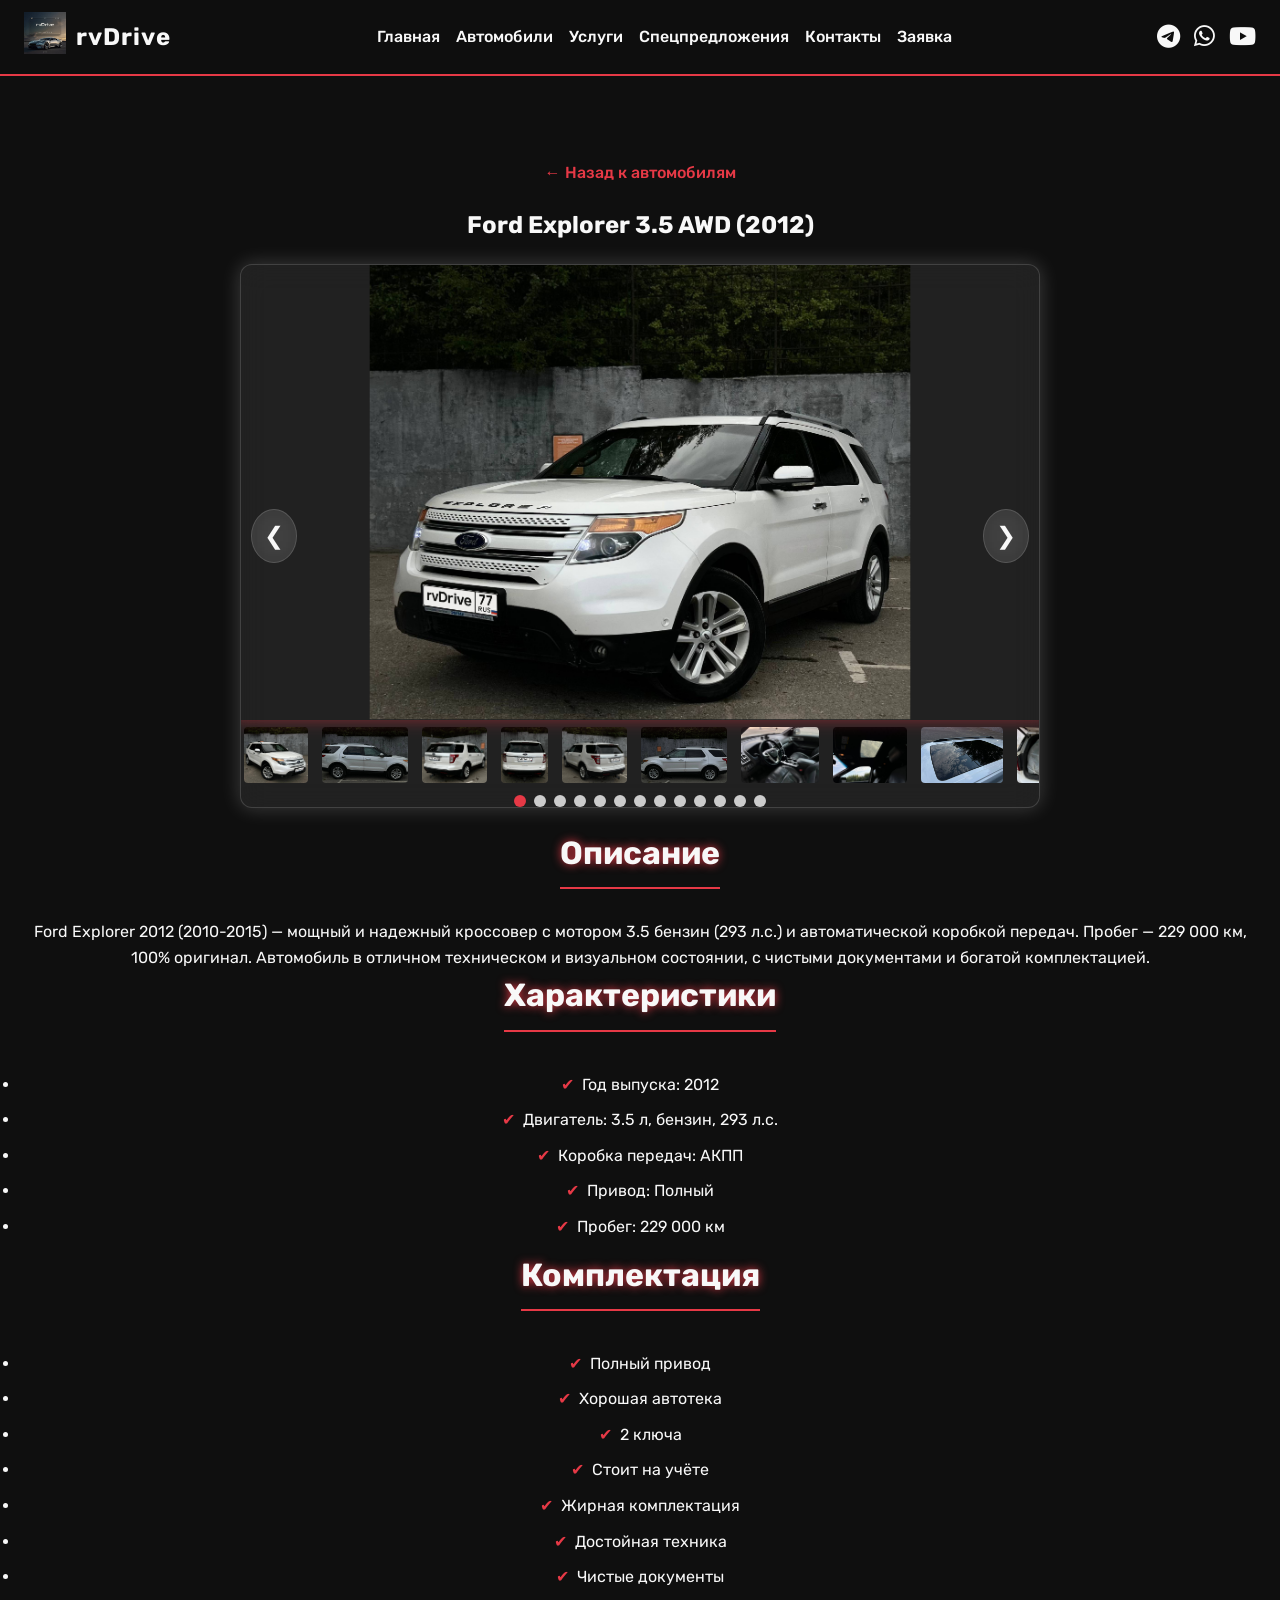
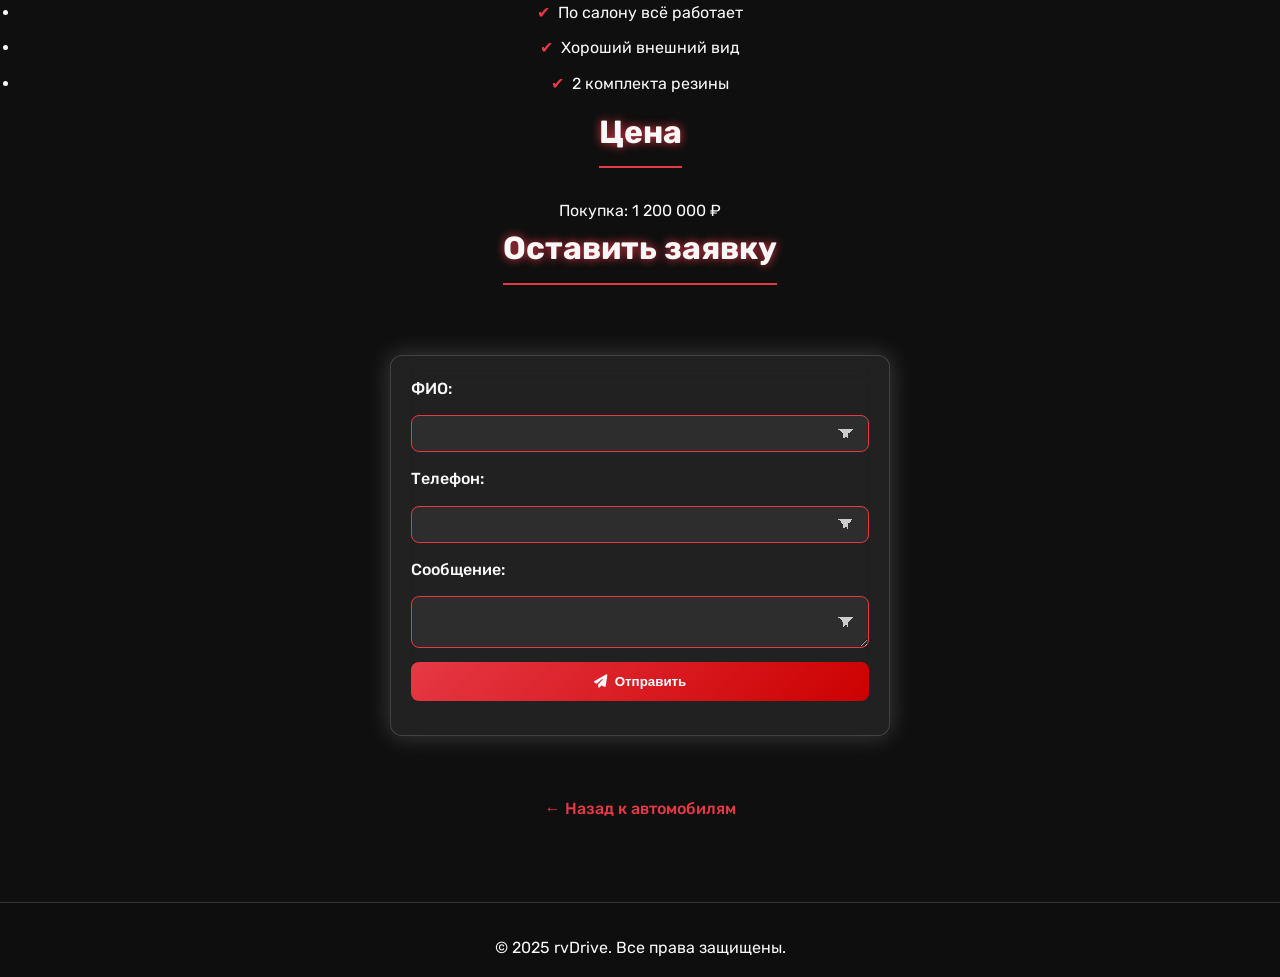
<file: model12.html>
<!DOCTYPE html>
<html lang="ru">
<head>
    <meta charset="UTF-8">
    <meta name="viewport" content="width=device-width, initial-scale=1.0">
    <meta name="description" content="Купить Ford Explorer 2012 (2010-2015) в отличном состоянии. Полный привод, мотор 3.5 (293 л.с.), АКПП, пробег 229 тыс. км, оригинал.">
    <meta name="keywords" content="Ford Explorer, купить Ford Explorer 2012, автосалон, продажа Ford Explorer, полный привод, 3.5 бензин, автомат, rvDrive">
    <title>Ford Explorer 3.5 AWD (2012)</title>
    <link rel="stylesheet" href="styles.css">
	<link rel="stylesheet" href="https://cdnjs.cloudflare.com/ajax/libs/font-awesome/6.4.0/css/all.min.css" />
</head>
<body>
    <header>
        <div class="logo">
            <a href="index.html#home"><img src="img/logo.png" alt="rvDrive Logo"></a>
            <span>rvDrive</span>
			<button class="menu-toggle" aria-label="Toggle Menu" aria-expanded="false">☰</button>
        </div>
        <nav>
            <a href="index.html#home">Главная</a>
            <a href="index.html#cars">Автомобили</a>
            <a href="index.html#services">Услуги</a>
            <a href="index.html#offers">Спецпредложения</a>
            <a href="index.html#contacts">Контакты</a>
            <a href="index.html#request">Заявка</a>
        </nav>
        <div class="social-icons">
            <a href="https://t.me/rvDrive" target="_blank" aria-label="Telegram"><i class="fab fa-telegram-plane"></i></a>
            <a href="https://wa.me/+79991234567" target="_blank" aria-label="WhatsApp"><i class="fab fa-whatsapp"></i></a>
            <a href="https://youtube.com/@rvDrive" target="_blank" aria-label="YouTube"><i class="fab fa-youtube"></i></a>
        </div>
    </header>

    <section id="car-details" class="car-details-content">
        <a href="index.html#cars" class="back-link">← Назад к автомобилям</a>
        <h1>Ford Explorer 3.5 AWD (2012)</h1>
        <div class="car-slider-container">
            <div class="car-slider">
                <div class="car-slide"><img src="img/ex1.jpg" alt="Ford Explorer вид спереди"></div>
                <div class="car-slide"><img src="img/ex2.jpg" alt="Ford Explorer вид сбоку"></div>
                <div class="car-slide"><img src="img/ex3.jpg" alt="Ford Explorer салон"></div>
                <div class="car-slide"><img src="img/ex4.jpg" alt="Ford Explorer задний вид"></div>
				<div class="car-slide"><img src="img/ex5.jpg" alt="Ford Explorer задний вид"></div>
				<div class="car-slide"><img src="img/ex6.jpg" alt="Ford Explorer задний вид"></div>
				<div class="car-slide"><img src="img/ex7.jpg" alt="Ford Explorer задний вид"></div>
				<div class="car-slide"><img src="img/ex8.jpg" alt="Ford Explorer задний вид"></div>
				<div class="car-slide"><img src="img/ex9.jpg" alt="Ford Explorer задний вид"></div>
				<div class="car-slide"><img src="img/ex10.jpg" alt="Ford Explorer задний вид"></div>
				<div class="car-slide"><img src="img/ex11.jpg" alt="Ford Explorer задний вид"></div>
				<div class="car-slide"><img src="img/ex12.jpg" alt="Ford Explorer задний вид"></div>
				<div class="car-slide"><img src="img/ex13.jpg" alt="Ford Explorer задний вид"></div>
            </div>
            <div class="car-slider-buttons">
                <button id="prevCar" aria-label="Предыдущее изображение">❮</button>
                <button id="nextCar" aria-label="Следующее изображение">❯</button>
            </div>
            <div class="car-slider-thumbnails">
                <img src="img/ex1.jpg" alt="Ford Explorer вид спереди" class="thumbnail">
                <img src="img/ex2.jpg" alt="Ford Explorer вид сбоку" class="thumbnail">
                <img src="img/ex3.jpg" alt="Ford Explorer салон" class="thumbnail">
                <img src="img/ex4.jpg" alt="Ford Explorer задний вид" class="thumbnail">
				<img src="img/ex5.jpg" alt="Ford Explorer задний вид" class="thumbnail">
				<img src="img/ex6.jpg" alt="Ford Explorer задний вид" class="thumbnail">
				<img src="img/ex7.jpg" alt="Ford Explorer задний вид" class="thumbnail">
				<img src="img/ex8.jpg" alt="Ford Explorer задний вид" class="thumbnail">
				<img src="img/ex9.jpg" alt="Ford Explorer задний вид" class="thumbnail">
				<img src="img/ex10.jpg" alt="Ford Explorer задний вид" class="thumbnail">
				<img src="img/ex11.jpg" alt="Ford Explorer задний вид" class="thumbnail">
				<img src="img/ex12.jpg" alt="Ford Explorer задний вид" class="thumbnail">
				<img src="img/ex13.jpg" alt="Ford Explorer задний вид" class="thumbnail">
            </div>
			<div class="car-slider-indicators">
                <span class="indicator"></span>
                <span class="indicator"></span>
                <span class="indicator"></span>
                <span class="indicator"></span>
				<span class="indicator"></span>
				<span class="indicator"></span>
				<span class="indicator"></span>
				<span class="indicator"></span>
				<span class="indicator"></span>
				<span class="indicator"></span>
				<span class="indicator"></span>
				<span class="indicator"></span>
				<span class="indicator"></span>
            </div>
        </div>

        <h2>Описание</h2>
        <p>Ford Explorer 2012 (2010-2015) — мощный и надежный кроссовер с мотором 3.5 бензин (293 л.с.) и автоматической коробкой передач. Пробег — 229 000 км, 100% оригинал. Автомобиль в отличном техническом и визуальном состоянии, с чистыми документами и богатой комплектацией.</p>

        <h2>Характеристики</h2>
        <ul>
            <li>Год выпуска: 2012</li>
            <li>Двигатель: 3.5 л, бензин, 293 л.с.</li>
            <li>Коробка передач: АКПП</li>
            <li>Привод: Полный</li>
            <li>Пробег: 229 000 км</li>
        </ul>

        <h2>Комплектация</h2>
        <ul>
            <li>Полный привод</li>
            <li>Хорошая автотека</li>
            <li>2 ключа</li>
            <li>Стоит на учёте</li>
            <li>Жирная комплектация</li>
            <li>Достойная техника</li>
            <li>Чистые документы</li>
            <li>По салону всё работает</li>
            <li>Хороший внешний вид</li>
            <li>2 комплекта резины</li>
        </ul>

        <h2>Цена</h2>
        <p>Покупка: 1 200 000 ₽</p>

        <h2>Оставить заявку</h2>
        <form id="carInquiryForm" aria-label="Заявка на Ford Explorer">
            <label for="fullName">ФИО:</label>
            <input type="text" id="fullName" required>
            <label for="phone">Телефон:</label>
            <input type="text" id="phone" required>
            <label for="message">Сообщение:</label>
            <textarea id="message"></textarea>
            <button type="submit" class="submit-btn"><i class="fas fa-paper-plane"></i> Отправить</button>
            <p id="formMessage" aria-live="polite"></p>
        </form>

        <a href="index.html#cars" class="back-button">← Назад к автомобилям</a>
    </section>

    <div id="imageModal" class="modal">
        <span class="modal-close" aria-label="Закрыть">×</span>
        <span class="modal-nav modal-prev">❮</span>
        <img id="modalImage" class="modal-content" alt="">
        <span class="modal-nav modal-next">❯</span>
    </div>

    <footer>
        <p>© 2025 rvDrive. Все права защищены.</p>
    </footer>

    <script src="script.js"></script>
</body>
</html>
</file>
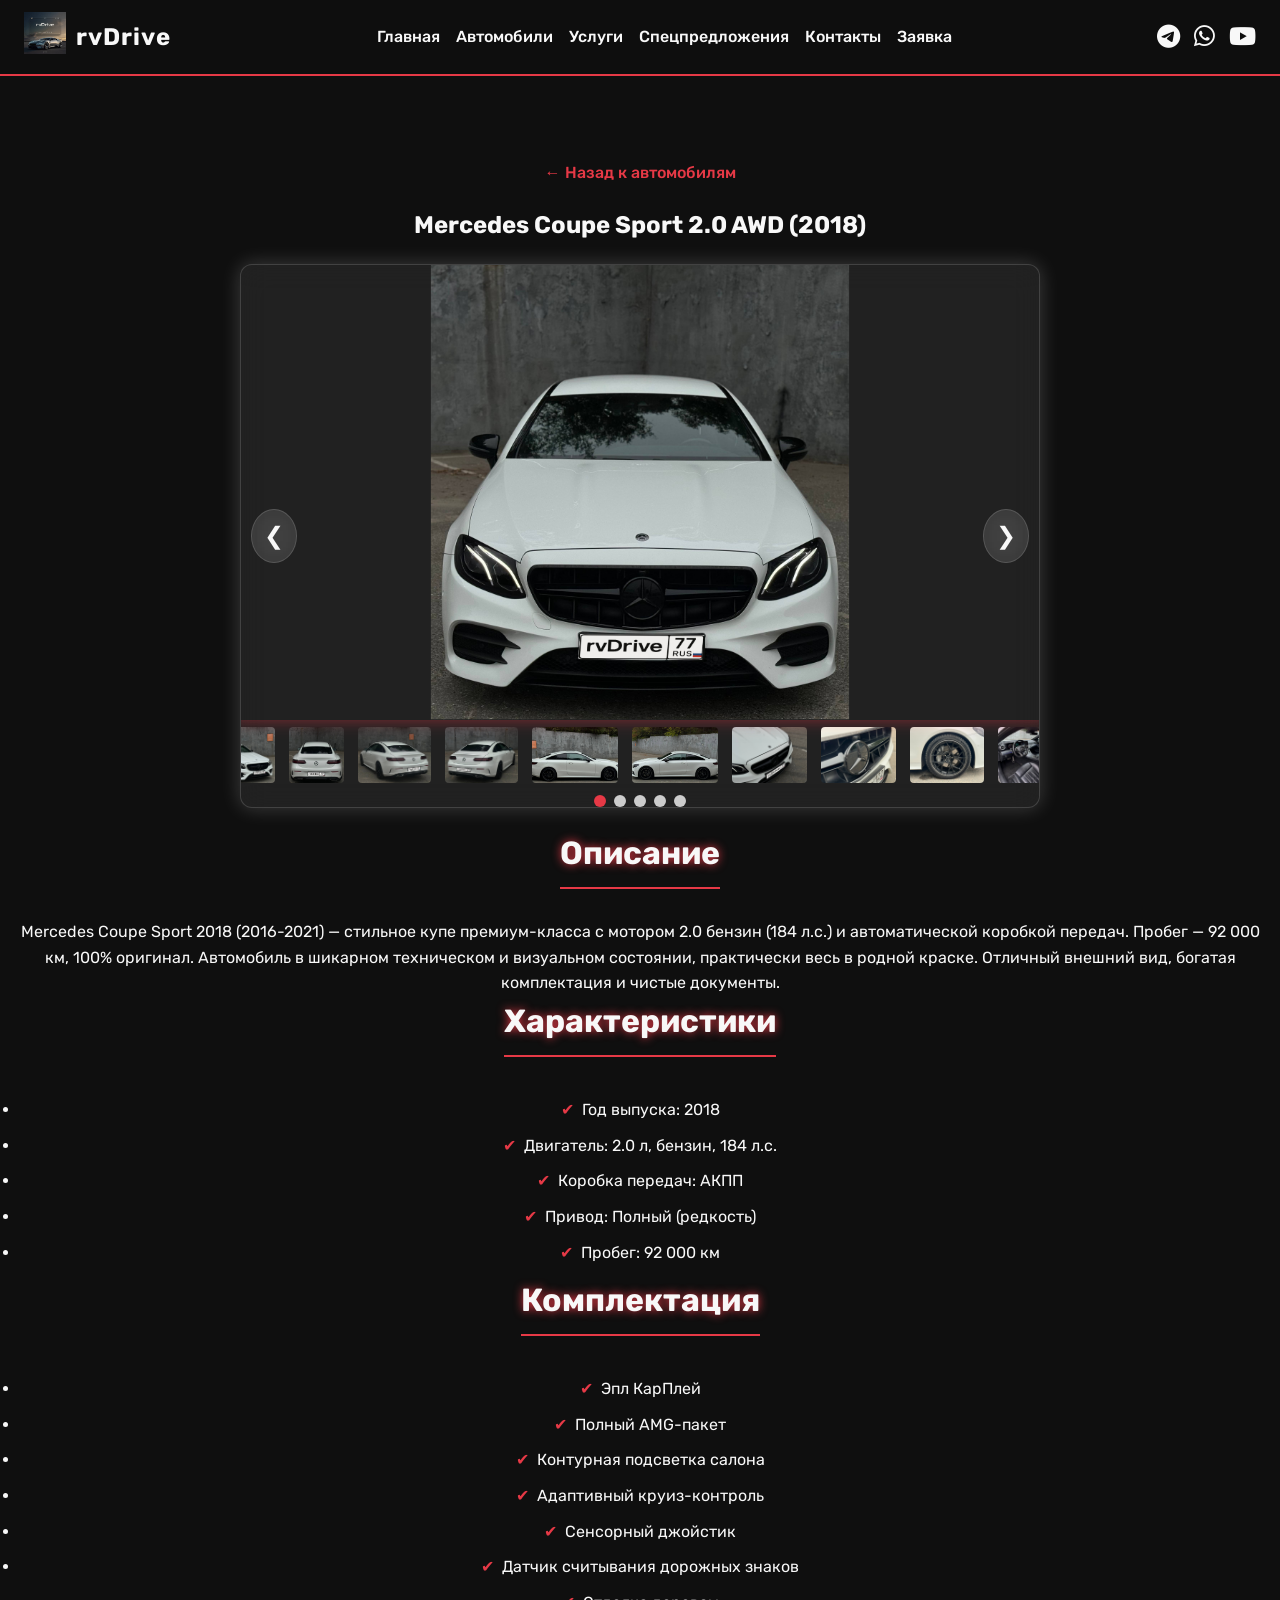
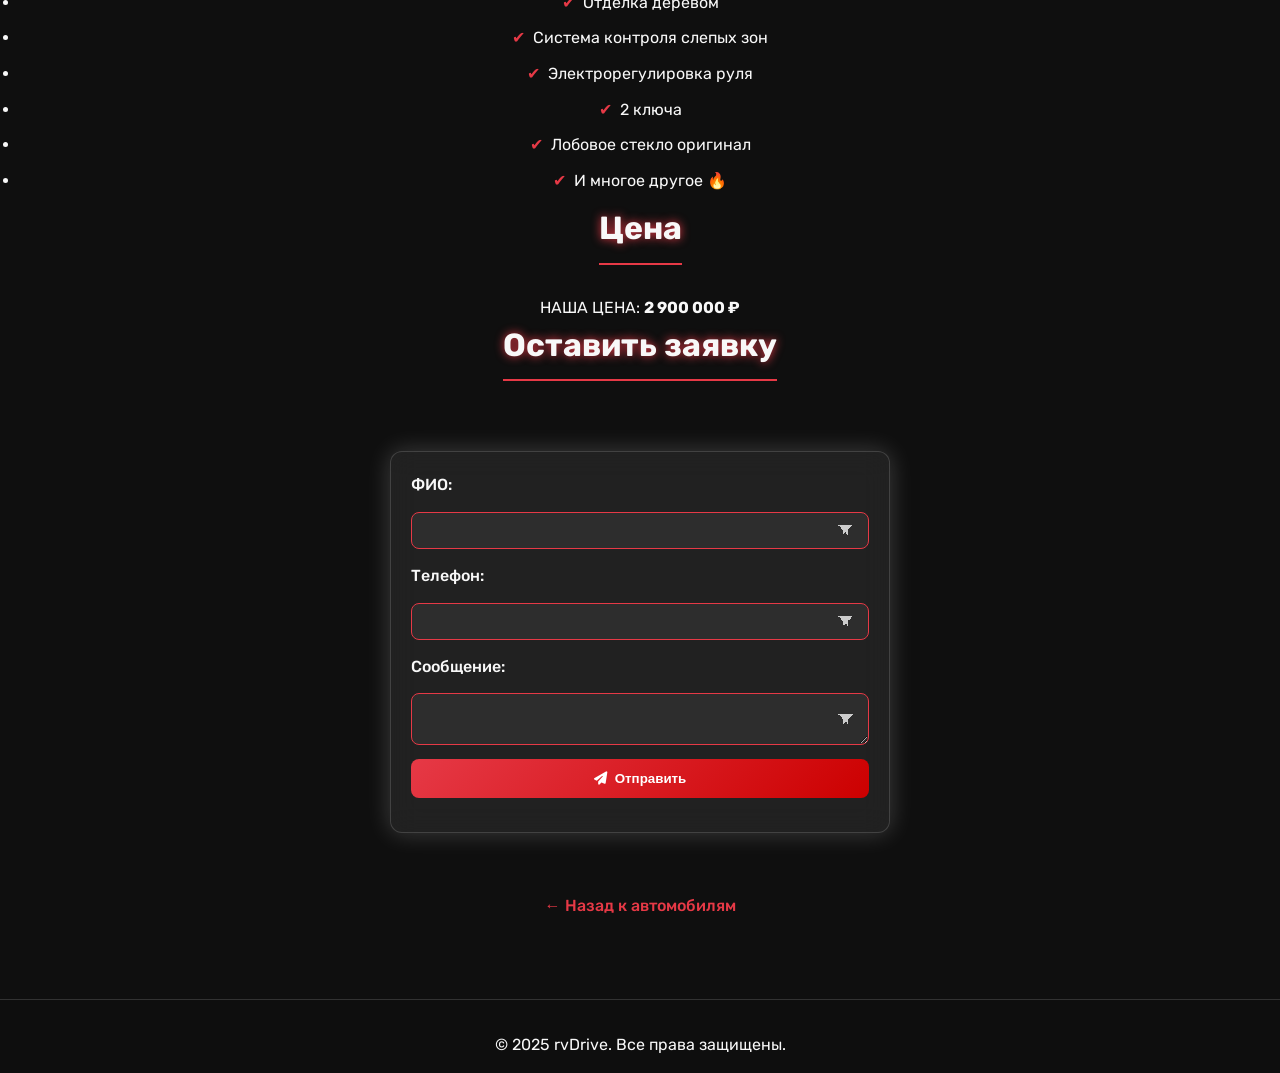
<file: model13.html>
<!DOCTYPE html>
<html lang="ru">
<head>
    <meta charset="UTF-8">
    <meta name="viewport" content="width=device-width, initial-scale=1.0">
    <meta name="description" content="Купить Mercedes Coupe Sport 2018 (2016-2021) в отличном состоянии. Полный привод, мотор 2.0 (184 л.с.), АКПП, пробег 92 тыс. км, оригинал.">
    <meta name="keywords" content="Mercedes Coupe Sport, купить Mercedes Coupe 2018, автосалон, продажа Mercedes, полный привод, 2.0 бензин, автомат, rvDrive">
    <title>Mercedes Coupe Sport 2.0 AWD (2018)</title>
    <link rel="stylesheet" href="styles.css">
	<link rel="stylesheet" href="https://cdnjs.cloudflare.com/ajax/libs/font-awesome/6.4.0/css/all.min.css" />
</head>
<body>
    <header>
        <div class="logo">
            <a href="index.html#home"><img src="img/logo.png" alt="rvDrive Logo"></a>
            <span>rvDrive</span>
			<button class="menu-toggle" aria-label="Toggle Menu" aria-expanded="false">☰</button>
        </div>
        <nav>
            <a href="index.html#home">Главная</a>
            <a href="index.html#cars">Автомобили</a>
            <a href="index.html#services">Услуги</a>
            <a href="index.html#offers">Спецпредложения</a>
            <a href="index.html#contacts">Контакты</a>
            <a href="index.html#request">Заявка</a>
        </nav>
        <div class="social-icons">
            <a href="https://t.me/rvDrive_Auto" target="_blank" aria-label="Telegram"><i class="fab fa-telegram-plane"></i></a>
            <a href="https://wa.me/+79915914704" target="_blank" aria-label="WhatsApp"><i class="fab fa-whatsapp"></i></a>
            <a href="https://youtube.com/@rvDrive-dy6cx" target="_blank" aria-label="YouTube"><i class="fab fa-youtube"></i></a>
        </div>
    </header>

    <section id="car-details" class="car-details-content">
        <a href="index.html#cars" class="back-link">← Назад к автомобилям</a>
        <h1>Mercedes Coupe Sport 2.0 AWD (2018)</h1>
        <div class="car-slider-container">
            <div class="car-slider">
                <div class="car-slide"><img src="img/e25.jpg" alt="Mercedes Coupe Sport вид спереди"></div>
                <div class="car-slide"><img src="img/e26.jpg" alt="Mercedes Coupe Sport вид сбоку"></div>
                <div class="car-slide"><img src="img/e27.jpg" alt="Mercedes Coupe Sport салон"></div>
                <div class="car-slide"><img src="img/e28.jpg" alt="Mercedes Coupe Sport задний вид"></div>
                <div class="car-slide"><img src="img/e29.jpg" alt="Mercedes Coupe Sport детали салона"></div>
                <div class="car-slide"><img src="img/e30.jpg" alt="Mercedes Coupe Sport детали салона"></div>
                <div class="car-slide"><img src="img/e31.jpg" alt="Mercedes Coupe Sport детали салона"></div>
                <div class="car-slide"><img src="img/e32.jpg" alt="Mercedes Coupe Sport детали салона"></div>
                <div class="car-slide"><img src="img/e33.jpg" alt="Mercedes Coupe Sport детали салона"></div>
                <div class="car-slide"><img src="img/e34.jpg" alt="Mercedes Coupe Sport детали салона"></div>
                <div class="car-slide"><img src="img/e35.jpg" alt="Mercedes Coupe Sport детали салона"></div>
                <div class="car-slide"><img src="img/e36.jpg" alt="Mercedes Coupe Sport детали салона"></div>
                <div class="car-slide"><img src="img/e37.jpg" alt="Mercedes Coupe Sport детали салона"></div>
                <div class="car-slide"><img src="img/e38.jpg" alt="Mercedes Coupe Sport детали салона"></div>
            </div>
            <div class="car-slider-buttons">
                <button id="prevCar" aria-label="Предыдущее изображение">❮</button>
                <button id="nextCar" aria-label="Следующее изображение">❯</button>
            </div>
            <div class="car-slider-thumbnails">
                <img src="img/e25.jpg" alt="Mercedes Coupe Sport вид спереди" class="thumbnail">
                <img src="img/e26.jpg" alt="Mercedes Coupe Sport вид сбоку" class="thumbnail">
                <img src="img/e27.jpg" alt="Mercedes Coupe Sport салон" class="thumbnail">
                <img src="img/e28.jpg" alt="Mercedes Coupe Sport задний вид" class="thumbnail">
                <img src="img/e29.jpg" alt="Mercedes Coupe Sport детали салона" class="thumbnail">
                <img src="img/e30.jpg" alt="Mercedes Coupe Sport детали салона" class="thumbnail">
                <img src="img/e31.jpg" alt="Mercedes Coupe Sport детали салона" class="thumbnail">
                <img src="img/e32.jpg" alt="Mercedes Coupe Sport детали салона" class="thumbnail">
                <img src="img/e33.jpg" alt="Mercedes Coupe Sport детали салона" class="thumbnail">
                <img src="img/e34.jpg" alt="Mercedes Coupe Sport детали салона" class="thumbnail">
                <img src="img/e35.jpg" alt="Mercedes Coupe Sport детали салона" class="thumbnail">
                <img src="img/e36.jpg" alt="Mercedes Coupe Sport детали салона" class="thumbnail">
                <img src="img/e37.jpg" alt="Mercedes Coupe Sport детали салона" class="thumbnail">
                <img src="img/e38.jpg" alt="Mercedes Coupe Sport детали салона" class="thumbnail">
            </div>
			<div class="car-slider-indicators">
                <span class="indicator"></span>
                <span class="indicator"></span>
                <span class="indicator"></span>
                <span class="indicator"></span>
                <span class="indicator"></span>
            </div>
        </div>

        <h2>Описание</h2>
        <p>Mercedes Coupe Sport 2018 (2016-2021) — стильное купе премиум-класса с мотором 2.0 бензин (184 л.с.) и автоматической коробкой передач. Пробег — 92 000 км, 100% оригинал. Автомобиль в шикарном техническом и визуальном состоянии, практически весь в родной краске. Отличный внешний вид, богатая комплектация и чистые документы.</p>

        <h2>Характеристики</h2>
        <ul>
            <li>Год выпуска: 2018</li>
            <li>Двигатель: 2.0 л, бензин, 184 л.с.</li>
            <li>Коробка передач: АКПП</li>
            <li>Привод: Полный (редкость)</li>
            <li>Пробег: 92 000 км</li>
        </ul>

        <h2>Комплектация</h2>
        <ul>
            <li>Эпл КарПлей</li>
            <li>Полный AMG-пакет</li>
            <li>Контурная подсветка салона</li>
            <li>Адаптивный круиз-контроль</li>
            <li>Сенсорный джойстик</li>
            <li>Датчик считывания дорожных знаков</li>
            <li>Отделка деревом</li>
            <li>Система контроля слепых зон</li>
            <li>Электрорегулировка руля</li>
            <li>2 ключа</li>
            <li>Лобовое стекло оригинал</li>
            <li>И многое другое 🔥</li>
        </ul>

        <h2>Цена</h2>
        <p>НАША ЦЕНА: <strong>2 900 000 ₽</strong></p>

        <h2>Оставить заявку</h2>
        <form id="carInquiryForm" aria-label="Заявка на Mercedes Coupe Sport">
            <label for="fullName">ФИО:</label>
            <input type="text" id="fullName" required>
            <label for="phone">Телефон:</label>
            <input type="text" id="phone" required>
            <label for="message">Сообщение:</label>
            <textarea id="message"></textarea>
            <button type="submit" class="submit-btn"><i class="fas fa-paper-plane"></i> Отправить</button>
            <p id="formMessage" aria-live="polite"></p>
        </form>

        <a href="index.html#cars" class="back-button">← Назад к автомобилям</a>
    </section>

    <div id="imageModal" class="modal">
        <span class="modal-close" aria-label="Закрыть">×</span>
        <span class="modal-nav modal-prev">❮</span>
        <img id="modalImage" class="modal-content" alt="">
        <span class="modal-nav modal-next">❯</span>
    </div>

    <footer>
        <p>© 2025 rvDrive. Все права защищены.</p>
    </footer>

    <script src="script.js"></script>
</body>
</html>
</file>
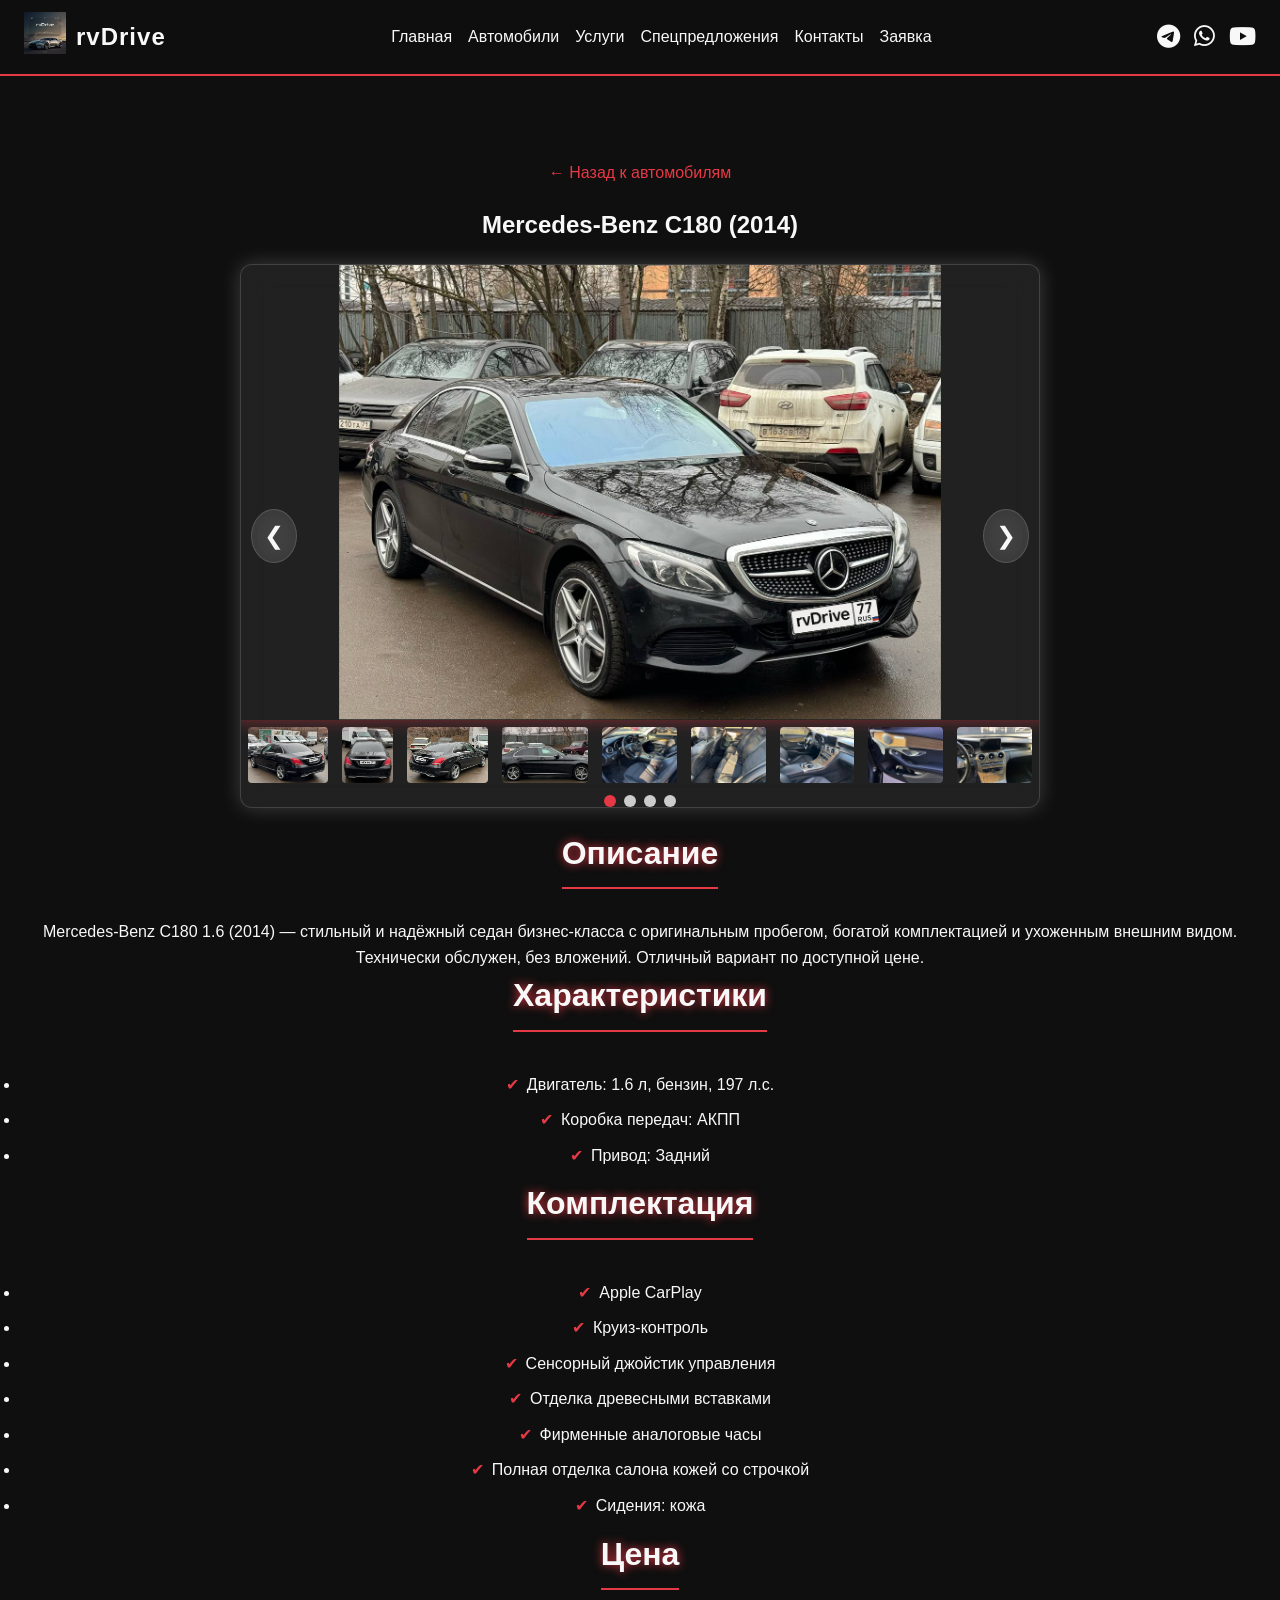
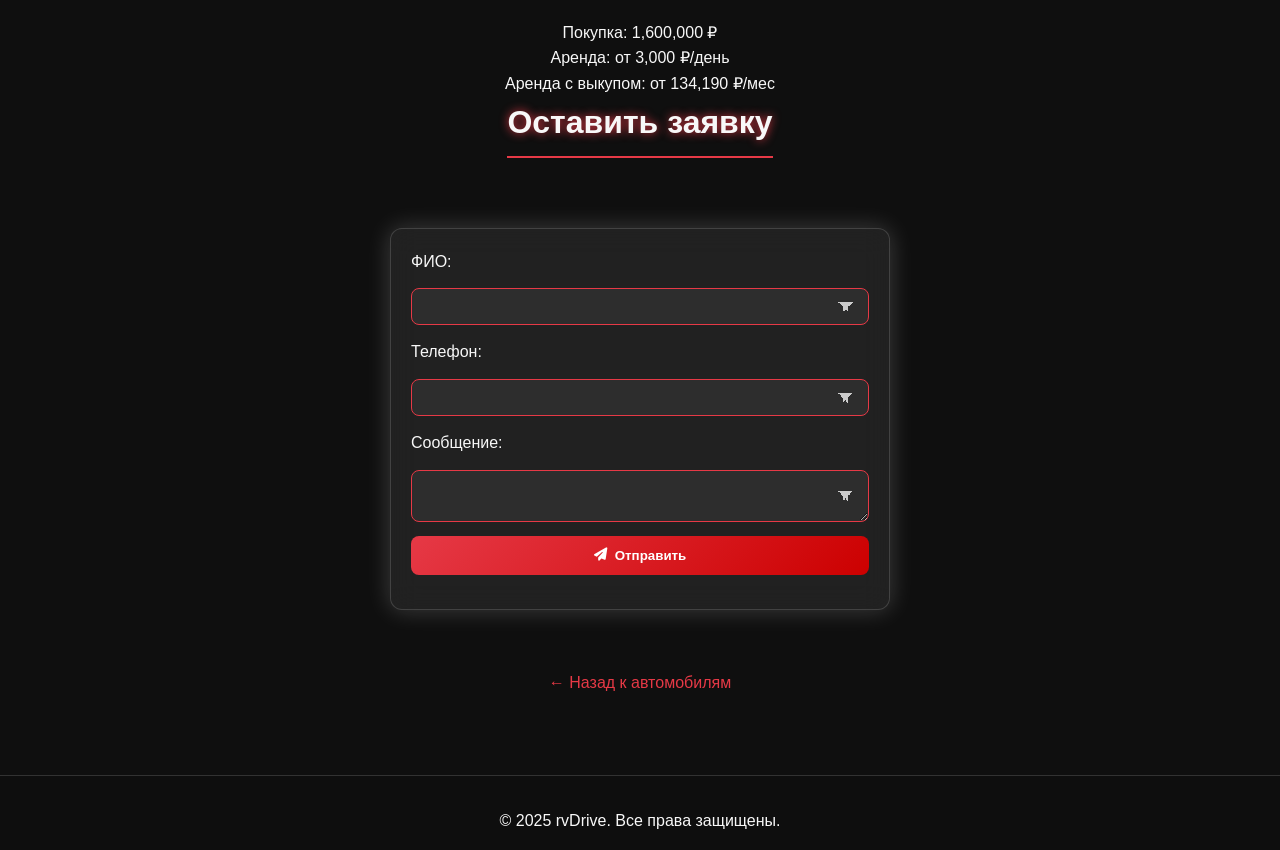
<file: model2.html>
<!DOCTYPE html>
<html lang="ru">
<head>
    <meta charset="UTF-8">
    <meta name="viewport" content="width=device-width, initial-scale=1.0">
    <meta name="description" content="Mercedes-Benz C180 2014: купить, арендовать, аренда с выкупом в Москве. Седан бизнес-класса, 197 л.с., кожа, rvDrive.">
    <meta name="keywords" content="Mercedes-Benz C180, купить Mercedes Москва, аренда Mercedes C180, аренда с выкупом Mercedes, седан бизнес-класса, Mercedes C180 2014, автоломбард Mercedes, автоподбор Mercedes, продажа Mercedes, кожаный салон, авто бизнес-класса, rvDrive, срочный выкуп Mercedes, аренда авто премиум, машины в кредит Москва">
    <meta http-equiv="Content-Security-Policy" content="default-src 'self' https:; script-src 'self' https://kit.fontawesome.com; style-src 'self' https:; img-src 'self' data: https:; connect-src 'self' https://api.telegram.org;">
    <title>Mercedes-Benz C180 (2014)</title>
    <link rel="stylesheet" href="styles.css">
	<link rel="stylesheet" href="https://cdnjs.cloudflare.com/ajax/libs/font-awesome/6.4.0/css/all.min.css" />
</head>
<body>
    <header>
        <div class="logo">
            <a href="index.html#home"><img src="img/logo.png" alt="rvDrive Logo"></a>
            <span>rvDrive</span>
			<button class="menu-toggle" aria-label="Toggle Menu" aria-expanded="false">☰</button>
        </div>
        <nav>
            <a href="index.html#home">Главная</a>
            <a href="index.html#cars">Автомобили</a>
            <a href="index.html#services">Услуги</a>
            <a href="index.html#offers">Спецпредложения</a>
            <a href="index.html#contacts">Контакты</a>
            <a href="index.html#request">Заявка</a>
        </nav>
        <div class="social-icons">
            <a href="https://t.me/rvDrive" target="_blank" aria-label="Telegram"><i class="fab fa-telegram-plane"></i></a>
            <a href="https://wa.me/+79991234567" target="_blank" aria-label="WhatsApp"><i class="fab fa-whatsapp"></i></a>
            <a href="https://www.youtube.com/@rvDrive-dy6cx" target="_blank" aria-label="YouTube"><i class="fab fa-youtube"></i></a>
        </div>
        <button class="menu-toggle" aria-label="Открыть/закрыть меню">
            <i class="fas fa-bars"></i>
        </button>
    </header>

    <section id="car-details" class="car-details-content">
        <a href="index.html#cars" class="back-link">← Назад к автомобилям</a>
        <h1>Mercedes-Benz C180 (2014)</h1>
        <div class="car-slider-container">
            <div class="car-slider">
                <div class="car-slide"><img src="img/c1.jpg" alt="Mercedes-Benz C180 вид спереди"></div>
                <div class="car-slide"><img src="img/c2.jpg" alt="Mercedes-Benz C180 вид сбоку"></div>
                <div class="car-slide"><img src="img/c3.jpg" alt="Mercedes-Benz C180 салон"></div>
                <div class="car-slide"><img src="img/c4.jpg" alt="Mercedes-Benz C180 задний вид"></div>
				<div class="car-slide"><img src="img/c5.jpg" alt="Mercedes-Benz C180 задний вид"></div>
				<div class="car-slide"><img src="img/c6.jpg" alt="Mercedes-Benz C180 задний вид"></div>
				<div class="car-slide"><img src="img/c7.jpg" alt="Mercedes-Benz C180 задний вид"></div>
				<div class="car-slide"><img src="img/c8.jpg" alt="Mercedes-Benz C180 задний вид"></div>
				<div class="car-slide"><img src="img/c9.jpg" alt="Mercedes-Benz C180 задний вид"></div>
				<div class="car-slide"><img src="img/c10.jpg" alt="Mercedes-Benz C180 задний вид"></div>
				<div class="car-slide"><img src="img/c11.jpg" alt="Mercedes-Benz C180 задний вид"></div>
				<div class="car-slide"><img src="img/c12.jpg" alt="Mercedes-Benz C180 задний вид"></div>
				<div class="car-slide"><img src="img/c13.jpg" alt="Mercedes-Benz C180 задний вид"></div>
				<div class="car-slide"><img src="img/c14.jpg" alt="Mercedes-Benz C180 задний вид"></div>
				<div class="car-slide"><img src="img/c15.jpg" alt="Mercedes-Benz C180 задний вид"></div>
				<div class="car-slide"><img src="img/c16.jpg" alt="Mercedes-Benz C180 задний вид"></div>
				<div class="car-slide"><img src="img/c17.jpg" alt="Mercedes-Benz C180 задний вид"></div>
            </div>
            <div class="car-slider-buttons">
                <button id="prevCar" aria-label="Предыдущее изображение">❮</button>
                <button id="nextCar" aria-label="Следующее изображение">❯</button>
            </div>
            <div class="car-slider-thumbnails">
                <img src="img/c1.jpg" alt="Mercedes-Benz C180 вид спереди" class="thumbnail">
                <img src="img/c2.jpg" alt="Mercedes-Benz C180 вид сбоку" class="thumbnail">
                <img src="img/c3.jpg" alt="Mercedes-Benz C180 салон" class="thumbnail">
                <img src="img/c4.jpg" alt="Mercedes-Benz C180 задний вид" class="thumbnail">
				<img src="img/c5.jpg" alt="Mercedes-Benz C180 задний вид" class="thumbnail">
				<img src="img/c6.jpg" alt="Mercedes-Benz C180 задний вид" class="thumbnail">
				<img src="img/c7.jpg" alt="Mercedes-Benz C180 задний вид" class="thumbnail">
				<img src="img/c8.jpg" alt="Mercedes-Benz C180 задний вид" class="thumbnail">
				<img src="img/c9.jpg" alt="Mercedes-Benz C180 задний вид" class="thumbnail">
				<img src="img/c10.jpg" alt="Mercedes-Benz C180 задний вид" class="thumbnail">
				<img src="img/c11.jpg" alt="Mercedes-Benz C180 задний вид" class="thumbnail">
				<img src="img/c12.jpg" alt="Mercedes-Benz C180 задний вид" class="thumbnail">
				<img src="img/c13.jpg" alt="Mercedes-Benz C180 задний вид" class="thumbnail">
				<img src="img/c14.jpg" alt="Mercedes-Benz C180 задний вид" class="thumbnail">
				<img src="img/c15.jpg" alt="Mercedes-Benz C180 задний вид" class="thumbnail">
				<img src="img/c16.jpg" alt="Mercedes-Benz C180 задний вид" class="thumbnail">
				<img src="img/c17.jpg" alt="Mercedes-Benz C180 задний вид" class="thumbnail">
            </div>
            <div class="car-slider-indicators">
                <span class="indicator"></span>
                <span class="indicator"></span>
                <span class="indicator"></span>
                <span class="indicator"></span>
            </div>
        </div>

        <h2>Описание</h2>
        <p>Mercedes-Benz C180 1.6 (2014) — стильный и надёжный седан бизнес-класса с оригинальным пробегом, богатой комплектацией и ухоженным внешним видом. Технически обслужен, без вложений. Отличный вариант по доступной цене.</p>

        <h2>Характеристики</h2>
        <ul>
            <li>Двигатель: 1.6 л, бензин, 197 л.с.</li>
            <li>Коробка передач: АКПП</li>
            <li>Привод: Задний</li>
        </ul>

        <h2>Комплектация</h2>
        <ul>
            <li>Apple CarPlay</li>
            <li>Круиз-контроль</li>
            <li>Сенсорный джойстик управления</li>
            <li>Отделка древесными вставками</li>
            <li>Фирменные аналоговые часы</li>
            <li>Полная отделка салона кожей со строчкой</li>
            <li>Сидения: кожа</li>
        </ul>

        <h2>Цена</h2>
        <p>Покупка: 1,600,000 ₽</p>
        <p>Аренда: от 3,000 ₽/день</p>
        <p>Аренда с выкупом: от  134,190 ₽/мес</p>

        <h2>Оставить заявку</h2>
        <form id="carInquiryForm" aria-label="Заявка на Mercedes-Benz C180">
            <label for="fullName">ФИО:</label>
            <input type="text" id="fullName" required>
            <label for="phone">Телефон:</label>
            <input type="text" id="phone" required>
            <label for="message">Сообщение:</label>
            <textarea id="message"></textarea>
            <button type="submit" class="submit-btn"><i class="fas fa-paper-plane"></i> Отправить</button>
            <p id="formMessage" aria-live="polite"></p>
        </form>

        <a href="index.html#cars" class="back-button">← Назад к автомобилям</a>
    </section>

    <div id="imageModal" class="modal">
    <span class="modal-close" aria-label="Закрыть">×</span>
    <span class="modal-nav modal-prev">❮</span>
    <img id="modalImage" class="modal-content" alt="">
    <span class="modal-nav modal-next">❯</span>
</div>

    <footer>
        <p>© 2025 rvDrive. Все права защищены.</p>
    </footer>

    <script src="script.js"></script>
</body>
</html>
</file>
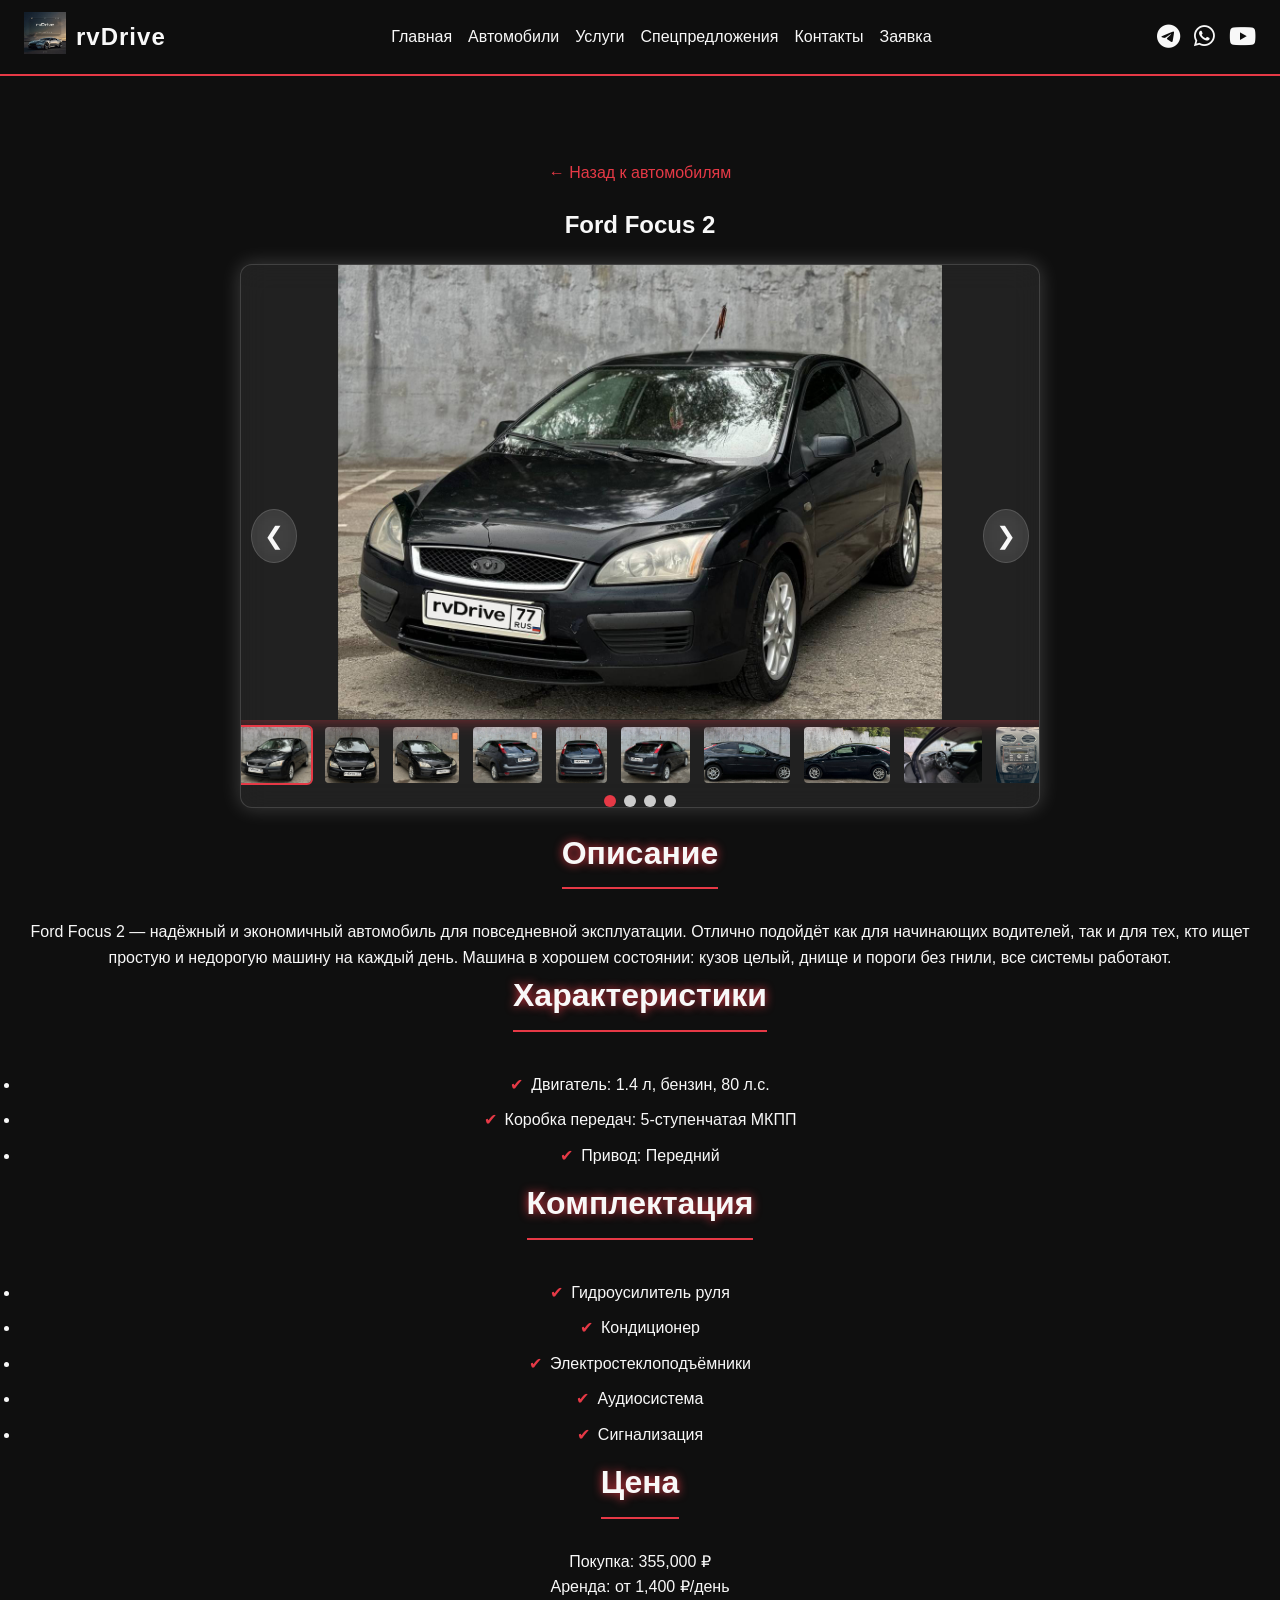
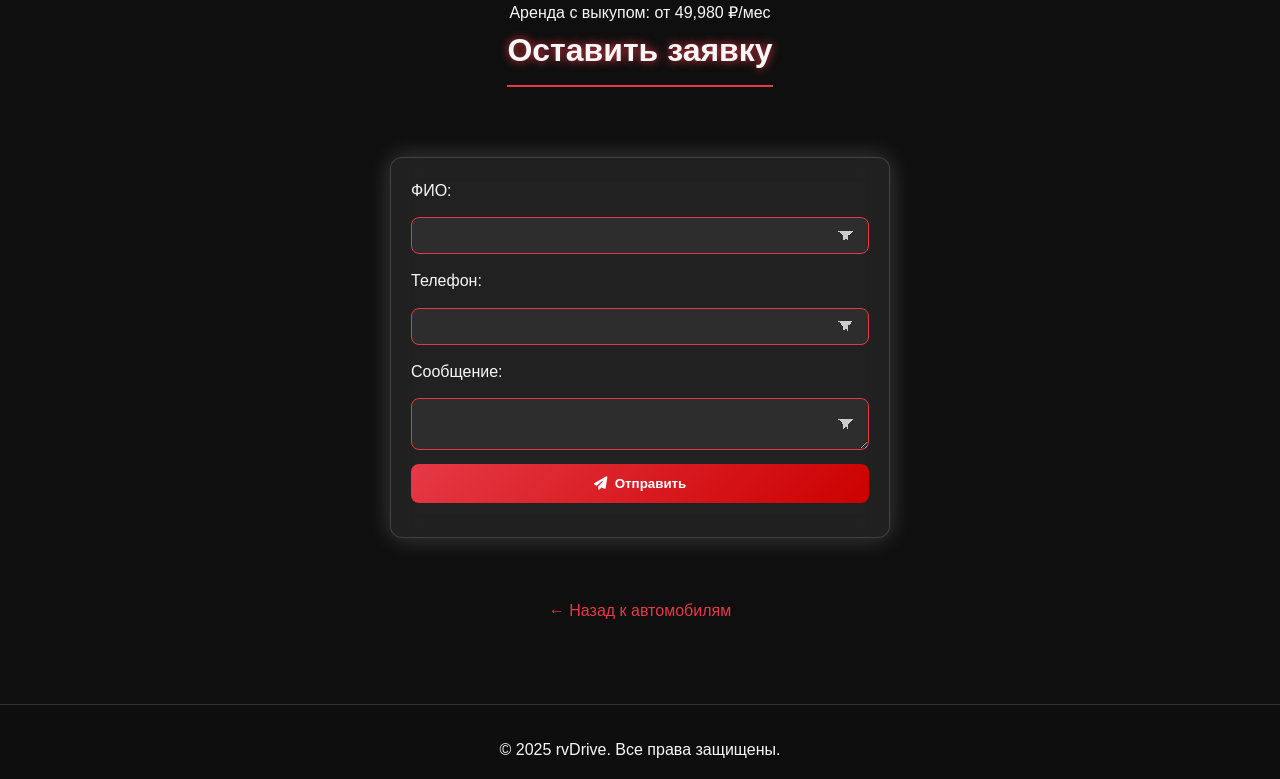
<file: model3.html>
<!DOCTYPE html>
<html lang="ru">
<head>
    <meta charset="UTF-8">
    <meta name="viewport" content="width=device-width, initial-scale=1.0">
    <meta name="description" content="Ford Focus 2: купить, арендовать, аренда с выкупом в Москве. Экономичный хэтчбек, 80 л.с., для новичков, rvDrive.">
    <meta name="keywords" content="Ford Focus, купить Ford Focus Москва, аренда Ford Focus, аренда с выкупом Ford, экономичный хэтчбек, Ford Focus 2, автоломбард Ford, автоподбор Ford, продажа Ford, бюджетный автомобиль, авто для новичков, rvDrive, недорогие машины, срочный выкуп Ford, аренда авто дешево">
    <meta http-equiv="Content-Security-Policy" content="default-src 'self' https:; script-src 'self' https://kit.fontawesome.com; style-src 'self' https:; img-src 'self' data: https:; connect-src 'self' https://api.telegram.org;">
    <title>Ford Focus 2</title>
    <link rel="stylesheet" href="styles.css">
	<link rel="stylesheet" href="https://cdnjs.cloudflare.com/ajax/libs/font-awesome/6.4.0/css/all.min.css" />
</head>
<body>
    <header>
	<div class="logo">
            <a href="index.html#home"><img src="img/logo.png" alt="rvDrive Logo"></a>
            <span>rvDrive</span>
            <button class="menu-toggle" aria-label="Toggle Menu" aria-expanded="false">☰</button>
        </div>
        <nav>
            <a href="index.html#home">Главная</a>
            <a href="index.html#cars">Автомобили</a>
            <a href="index.html#services">Услуги</a>
            <a href="index.html#offers">Спецпредложения</a>
            <a href="index.html#contacts">Контакты</a>
            <a href="index.html#request">Заявка</a>
        </nav>
        <div class="social-icons">
            <a href="https://t.me/rvDrive" target="_blank" aria-label="Telegram"><i class="fab fa-telegram-plane"></i></a>
            <a href="https://wa.me/+79991234567" target="_blank" aria-label="WhatsApp"><i class="fab fa-whatsapp"></i></a>
            <a href="https://www.youtube.com/@rvDrive-dy6cx" target="_blank" aria-label="YouTube"><i class="fab fa-youtube"></i></a>
        </div>
        <button class="menu-toggle" aria-label="Открыть/закрыть меню">
            <i class="fas fa-bars"></i>
        </button>
    </header>

    <section id="car-details" class="car-details-content">
        <a href="index.html#cars" class="back-link">← Назад к автомобилям</a>
        <h1>Ford Focus 2</h1>
        <div class="car-slider-container">
            <div class="car-slider">
                <div class="car-slide"><img src="img/focus1.jpg" alt="Ford Focus 2 вид спереди"></div>
                <div class="car-slide"><img src="img/focus2.jpg" alt="Ford Focus 2 вид сбоку"></div>
                <div class="car-slide"><img src="img/focus3.jpg" alt="Ford Focus 2 салон"></div>
                <div class="car-slide"><img src="img/focus4.jpg" alt="Ford Focus 2 задний вид"></div>
				<div class="car-slide"><img src="img/focus5.jpg" alt="Ford Focus 2 задний вид"></div>
				<div class="car-slide"><img src="img/focus6.jpg" alt="Ford Focus 2 задний вид"></div>
				<div class="car-slide"><img src="img/focus7.jpg" alt="Ford Focus 2 задний вид"></div>
				<div class="car-slide"><img src="img/focus8.jpg" alt="Ford Focus 2 задний вид"></div>
				<div class="car-slide"><img src="img/focus9.jpg" alt="Ford Focus 2 задний вид"></div>
				<div class="car-slide"><img src="img/focus10.jpg" alt="Ford Focus 2 задний вид"></div>
            </div>
            <div class="car-slider-buttons">
                <button id="prevCar" aria-label="Предыдущее изображение">❮</button>
                <button id="nextCar" aria-label="Следующее изображение">❯</button>
            </div>
            <div class="car-slider-thumbnails">
                <img src="img/focus1.jpg" alt="Ford Focus 2 вид спереди" class="thumbnail">
                <img src="img/focus2.jpg" alt="Ford Focus 2 вид сбоку" class="thumbnail">
                <img src="img/focus3.jpg" alt="Ford Focus 2 салон" class="thumbnail">
                <img src="img/focus4.jpg" alt="Ford Focus 2 задний вид" class="thumbnail">
				<img src="img/focus5.jpg" alt="Ford Focus 2 задний вид" class="thumbnail">
				<img src="img/focus6.jpg" alt="Ford Focus 2 задний вид" class="thumbnail">
				<img src="img/focus7.jpg" alt="Ford Focus 2 задний вид" class="thumbnail">
				<img src="img/focus8.jpg" alt="Ford Focus 2 задний вид" class="thumbnail">
				<img src="img/focus9.jpg" alt="Ford Focus 2 задний вид" class="thumbnail">
				<img src="img/focus10.jpg" alt="Ford Focus 2 задний вид" class="thumbnail">
            </div>
            <div class="car-slider-indicators">
                <span class="indicator"></span>
                <span class="indicator"></span>
                <span class="indicator"></span>
                <span class="indicator"></span>
            </div>
        </div>

        <h2>Описание</h2>
        <p>Ford Focus 2 — надёжный и экономичный автомобиль для повседневной эксплуатации. Отлично подойдёт как для начинающих водителей, так и для тех, кто ищет простую и недорогую машину на каждый день. Машина в хорошем состоянии: кузов целый, днище и пороги без гнили, все системы работают.</p>

        <h2>Характеристики</h2>
        <ul>
            <li>Двигатель: 1.4 л, бензин, 80 л.с.</li>
            <li>Коробка передач: 5-ступенчатая МКПП</li>
            <li>Привод: Передний</li>
        </ul>

        <h2>Комплектация</h2>
        <ul>
            <li>Гидроусилитель руля</li>
            <li>Кондиционер</li>
            <li>Электростеклоподъёмники</li>
            <li>Аудиосистема</li>
            <li>Сигнализация</li>
        </ul>

        <h2>Цена</h2>
        <p>Покупка: 355,000 ₽</p>
        <p>Аренда: от 1,400 ₽/день</p>
        <p>Аренда с выкупом: от 49,980 ₽/мес</p>

        <h2>Оставить заявку</h2>
        <form id="carInquiryForm" aria-label="Заявка на Ford Focus 2">
            <label for="fullName">ФИО:</label>
            <input type="text" id="fullName" required>
            <label for="phone">Телефон:</label>
            <input type="text" id="phone" required>
            <label for="message">Сообщение:</label>
            <textarea id="message"></textarea>
            <button type="submit" class="submit-btn"><i class="fas fa-paper-plane"></i> Отправить</button>
            <p id="formMessage" aria-live="polite"></p>
        </form>

        <a href="index.html#cars" class="back-button">← Назад к автомобилям</a>
    </section>

    <div id="imageModal" class="modal">
    <span class="modal-close" aria-label="Закрыть">×</span>
    <span class="modal-nav modal-prev">❮</span>
    <img id="modalImage" class="modal-content" alt="">
    <span class="modal-nav modal-next">❯</span>
</div>

    <footer>
        <p>© 2025 rvDrive. Все права защищены.</p>
    </footer>

    <script src="script.js"></script>
</body>
</html>
</file>
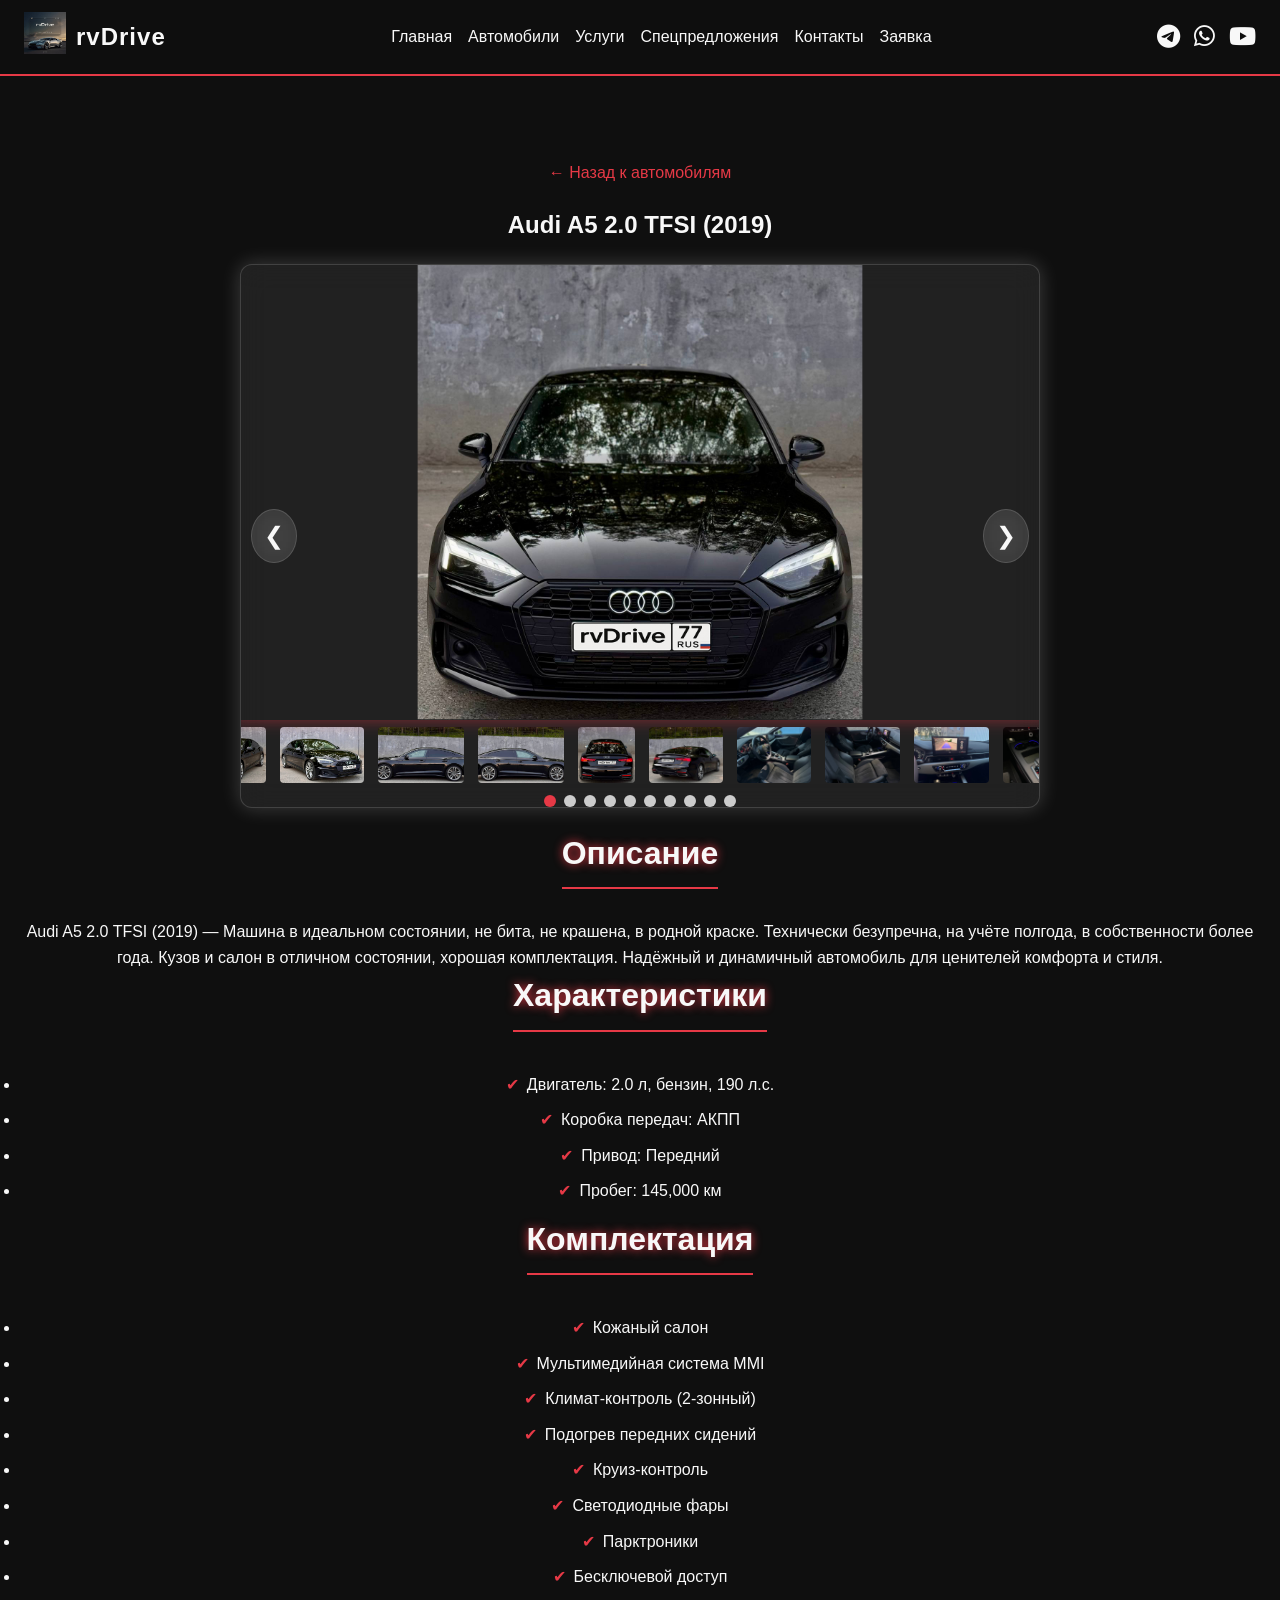
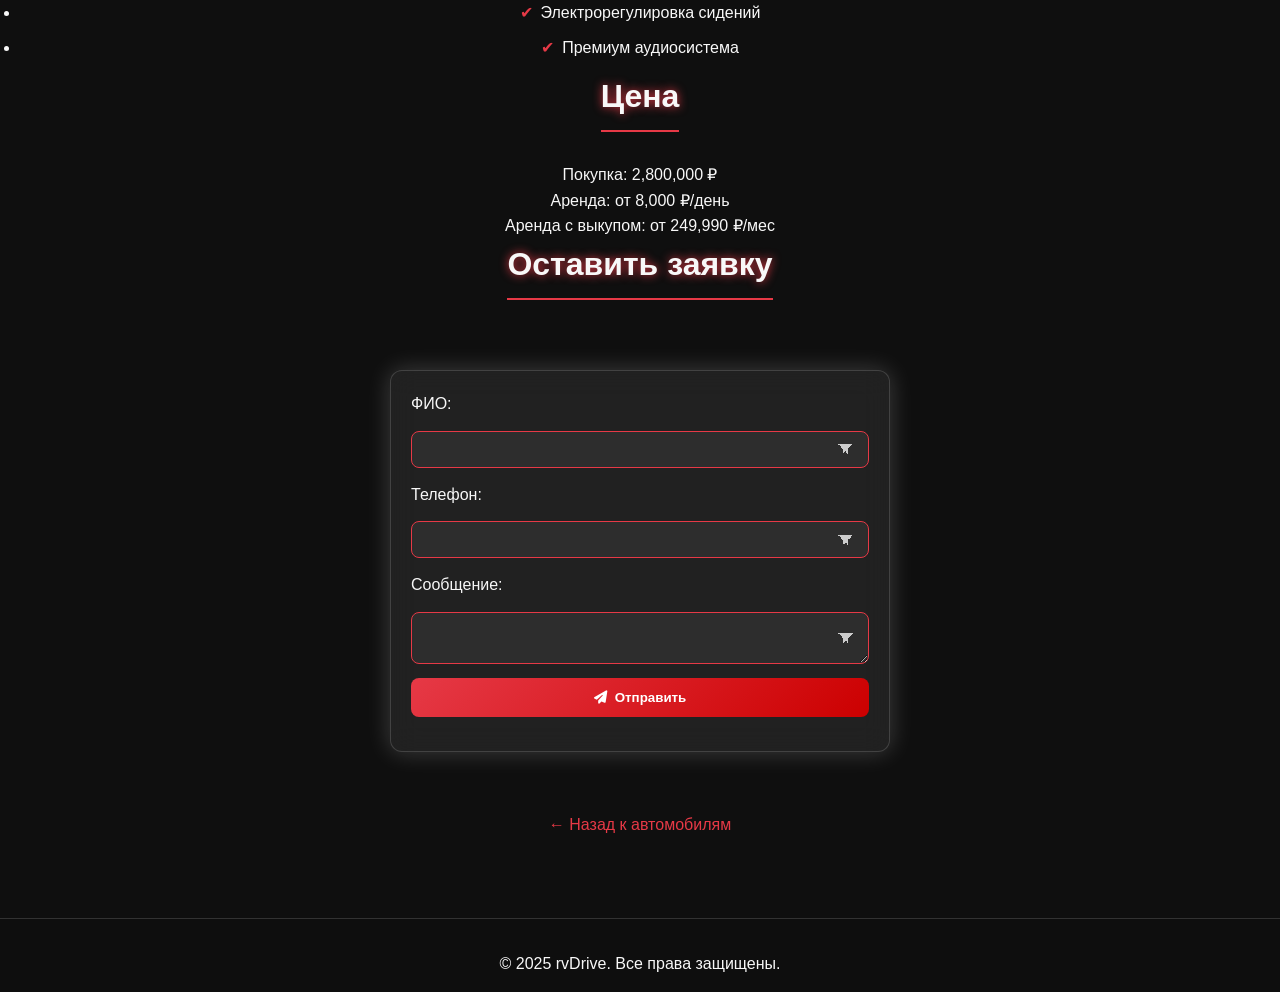
<file: model4.html>
<!DOCTYPE html>
<html lang="ru">
<head>
    <meta charset="UTF-8">
    <meta name="viewport" content="width=device-width, initial-scale=1.0">
    <meta name="description" content="Audi A5 2019: купить, арендовать, аренда с выкупом в Москве. Премиум, 190 л.с., кожа, LED-фары, rvDrive.">
    <meta name="keywords" content="Audi A5, купить Audi A5 Москва, аренда Audi A5, аренда с выкупом Audi, премиум купе, Audi A5 2019, автоломбард Audi, автоподбор Audi, продажа Audi, кожаный салон, светодиодные фары, rvDrive, срочный выкуп Audi, премиум авто в кредит, аренда стильных машин">
    <meta http-equiv="Content-Security-Policy" content="default-src 'self' https:; script-src 'self' https://kit.fontawesome.com; style-src 'self' https:; img-src 'self' data: https:; connect-src 'self' https://api.telegram.org;">
    <title>Audi A5 2.0 TFSI (2019)</title>
    <link rel="stylesheet" href="styles.css">
    <link rel="stylesheet" href="https://cdnjs.cloudflare.com/ajax/libs/font-awesome/6.4.0/css/all.min.css" />
</head>
<body>
    <header>
        <div class="logo">
            <a href="index.html#home"><img src="img/logo.png" alt="rvDrive Logo"></a>
            <span>rvDrive</span>
            <button class="menu-toggle" aria-label="Toggle Menu" aria-expanded="false">☰</button>
        </div>
        <nav>
            <a href="index.html#home">Главная</a>
            <a href="index.html#cars">Автомобили</a>
            <a href="index.html#services">Услуги</a>
            <a href="index.html#offers">Спецпредложения</a>
            <a href="index.html#contacts">Контакты</a>
            <a href="index.html#request">Заявка</a>
        </nav>
        <div class="social-icons">
            <a href="https://t.me/rvDrive" target="_blank" aria-label="Telegram"><i class="fab fa-telegram-plane"></i></a>
            <a href="https://wa.me/+79991234567" target="_blank" aria-label="WhatsApp"><i class="fab fa-whatsapp"></i></a>
            <a href="https://www.youtube.com/@rvDrive-dy6cx" target="_blank" aria-label="YouTube"><i class="fab fa-youtube"></i></a>
        </div>
        <button class="menu-toggle" aria-label="Открыть/закрыть меню">
            <i class="fas fa-bars"></i>
        </button>
    </header>

    <section id="car-details" class="car-details-content">
        <a href="index.html#cars" class="back-link">← Назад к автомобилям</a>
        <h1>Audi A5 2.0 TFSI (2019)</h1>
        <div class="car-slider-container">
            <div class="car-slider">
                <div class="car-slide"><img src="img/audi11.jpg" alt="Audi Q8 вид спереди"></div>
                <div class="car-slide"><img src="img/audi12.jpg" alt="Audi Q8 вид сбоку"></div>
                <div class="car-slide"><img src="img/audi13.jpg" alt="Audi Q8 салон"></div>
                <div class="car-slide"><img src="img/audi14.jpg" alt="Audi Q8 задний вид"></div>
				<div class="car-slide"><img src="img/audi14.jpg" alt="Audi Q8 задний вид"></div>
				<div class="car-slide"><img src="img/audi15.jpg" alt="Audi Q8 задний вид"></div>
				<div class="car-slide"><img src="img/audi16.jpg" alt="Audi Q8 задний вид"></div>
				<div class="car-slide"><img src="img/audi17.jpg" alt="Audi Q8 задний вид"></div>
				<div class="car-slide"><img src="img/audi18.jpg" alt="Audi Q8 задний вид"></div>
				<div class="car-slide"><img src="img/audi19.jpg" alt="Audi Q8 задний вид"></div>
				<div class="car-slide"><img src="img/audi20.jpg" alt="Audi Q8 задний вид"></div>
				<div class="car-slide"><img src="img/audi21.jpg" alt="Audi Q8 задний вид"></div>
				<div class="car-slide"><img src="img/audi22.jpg" alt="Audi Q8 задний вид"></div>
            </div>
            <div class="car-slider-buttons">
                <button id="prevCar" aria-label="Предыдущее изображение">❮</button>
                <button id="nextCar" aria-label="Следующее изображение">❯</button>
            </div>
            <div class="car-slider-thumbnails">
                <img src="img/audi11.jpg" alt="Audi Q8 вид спереди" class="thumbnail">
                <img src="img/audi12.jpg" alt="Audi Q8 вид сбоку" class="thumbnail">
                <img src="img/audi13.jpg" alt="Audi Q8 салон" class="thumbnail">
                <img src="img/audi14.jpg" alt="Audi Q8 задний вид" class="thumbnail">
				<img src="img/audi15.jpg" alt="Audi Q8 задний вид" class="thumbnail">
				<img src="img/audi16.jpg" alt="Audi Q8 задний вид" class="thumbnail">
				<img src="img/audi17.jpg" alt="Audi Q8 задний вид" class="thumbnail">
				<img src="img/audi18.jpg" alt="Audi Q8 задний вид" class="thumbnail">
				<img src="img/audi19.jpg" alt="Audi Q8 задний вид" class="thumbnail">
				<img src="img/audi20.jpg" alt="Audi Q8 задний вид" class="thumbnail">
				<img src="img/audi21.jpg" alt="Audi Q8 задний вид" class="thumbnail">
				<img src="img/audi22.jpg" alt="Audi Q8 задний вид" class="thumbnail">
            </div>
            <div class="car-slider-indicators">
                <span class="indicator"></span>
                <span class="indicator"></span>
                <span class="indicator"></span>
                <span class="indicator"></span>
                <span class="indicator"></span>
                <span class="indicator"></span>
                <span class="indicator"></span>
                <span class="indicator"></span>
                <span class="indicator"></span>
                <span class="indicator"></span>
            </div>
        </div>

        <h2>Описание</h2>
        <p>Audi A5 2.0 TFSI (2019) — Машина в идеальном состоянии, не бита, не крашена, в родной краске. Технически безупречна, на учёте полгода, в собственности более года. Кузов и салон в отличном состоянии, хорошая комплектация. Надёжный и динамичный автомобиль для ценителей комфорта и стиля.</p>

        <h2>Характеристики</h2>
        <ul>
            <li>Двигатель: 2.0 л, бензин, 190 л.с.</li>
            <li>Коробка передач: АКПП</li>
            <li>Привод: Передний</li>
            <li>Пробег: 145,000 км</li>
        </ul>

        <h2>Комплектация</h2>
        <ul>
            <li>Кожаный салон</li>
            <li>Мультимедийная система MMI</li>
            <li>Климат-контроль (2-зонный)</li>
            <li>Подогрев передних сидений</li>
            <li>Круиз-контроль</li>
            <li>Светодиодные фары</li>
            <li>Парктроники</li>
            <li>Бесключевой доступ</li>
            <li>Электрорегулировка сидений</li>
            <li>Премиум аудиосистема</li>
        </ul>

        <h2>Цена</h2>
        <p>Покупка: 2,800,000 ₽</p>
        <p>Аренда: от 8,000 ₽/день</p>
        <p>Аренда с выкупом: от 249,990 ₽/мес</p>

        <h2>Оставить заявку</h2>
        <form id="carInquiryForm" aria-label="Заявка на Audi A5">
            <label for="fullName">ФИО:</label>
            <input type="text" id="fullName" required>
            <label for="phone">Телефон:</label>
            <input type="text" id="phone" required>
            <label for="message">Сообщение:</label>
            <textarea id="message"></textarea>
            <button type="submit" class="submit-btn"><i class="fas fa-paper-plane"></i> Отправить</button>
            <p id="formMessage" aria-live="polite"></p>
        </form>

        <a href="index.html#cars" class="back-button">← Назад к автомобилям</a>
    </section>

    <div id="imageModal" class="modal">
        <span class="modal-close" aria-label="Закрыть">×</span>
        <span class="modal-nav modal-prev">❮</span>
        <img id="modalImage" class="modal-content" alt="">
        <span class="modal-nav modal-next">❯</span>
    </div>

    <footer>
        <p>© 2025 rvDrive. Все права защищены.</p>
    </footer>

    <script src="script.js"></script>
</body>
</html>
</file>
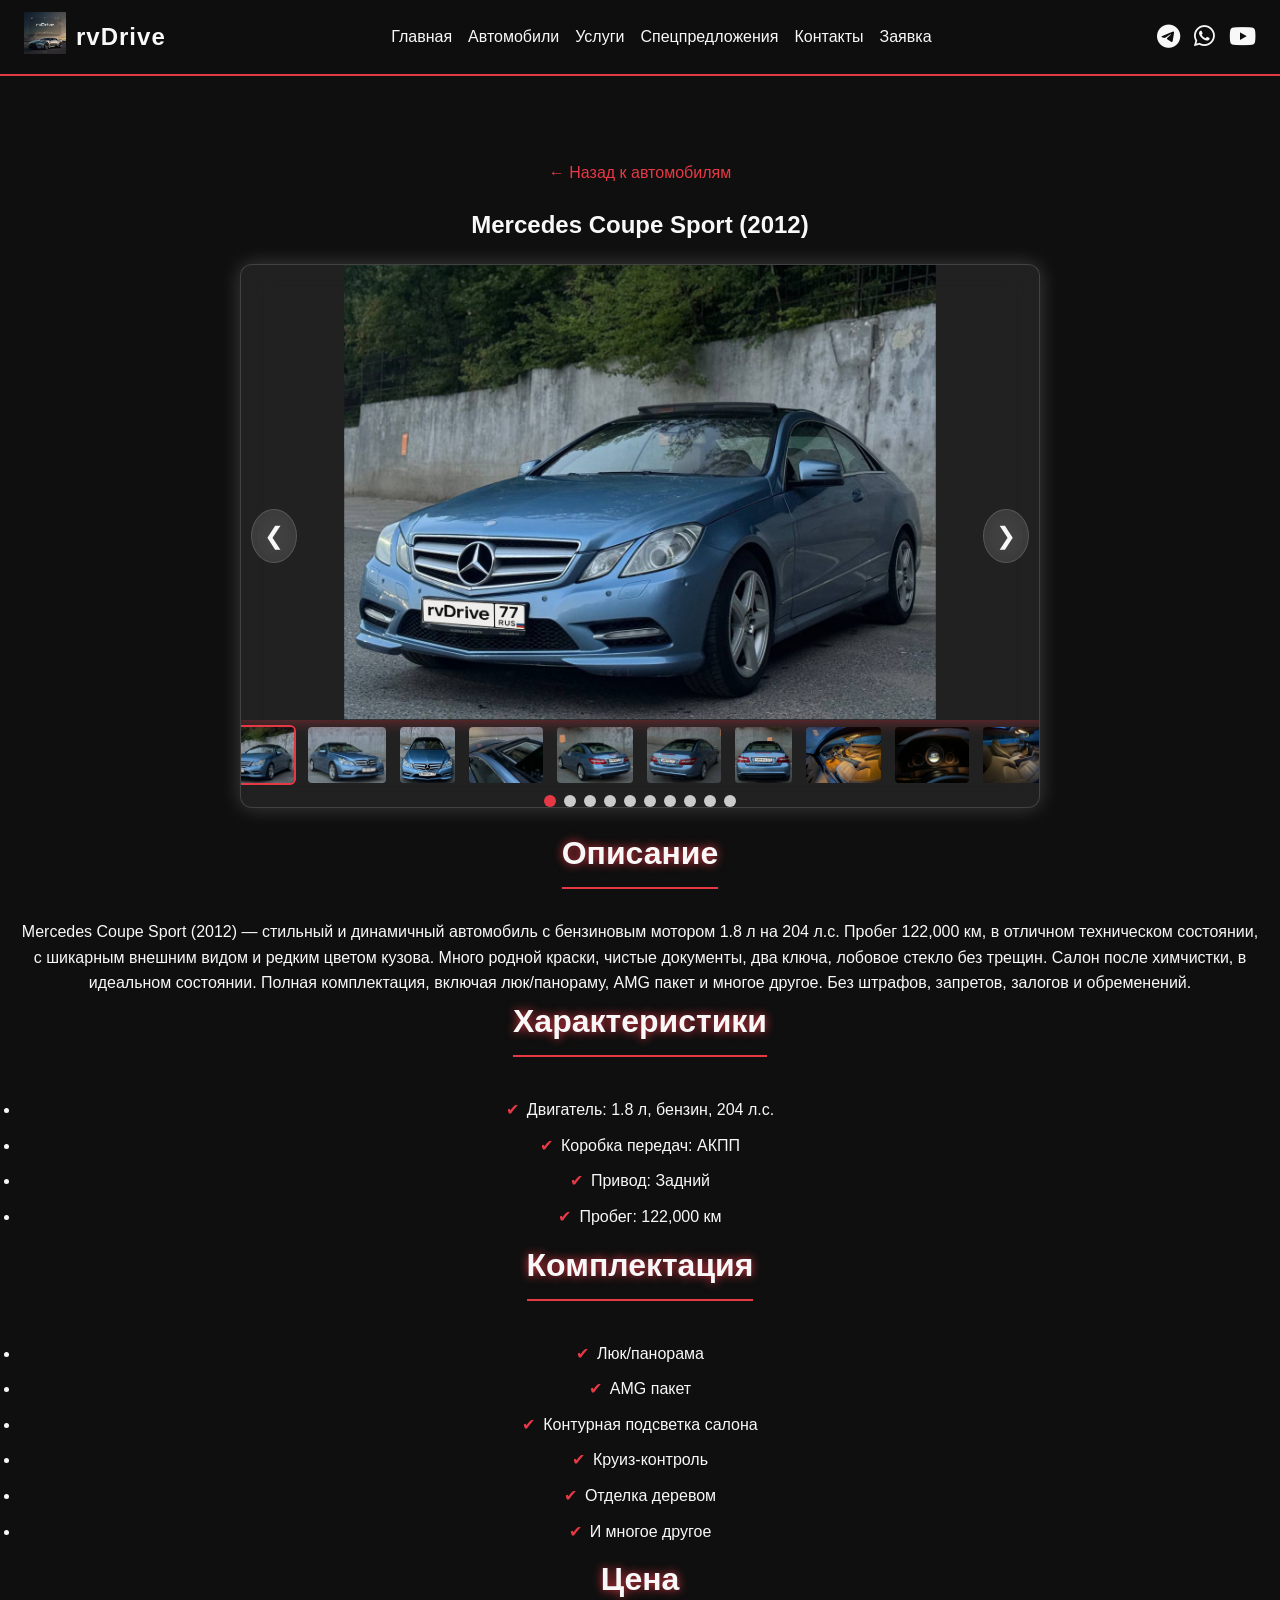
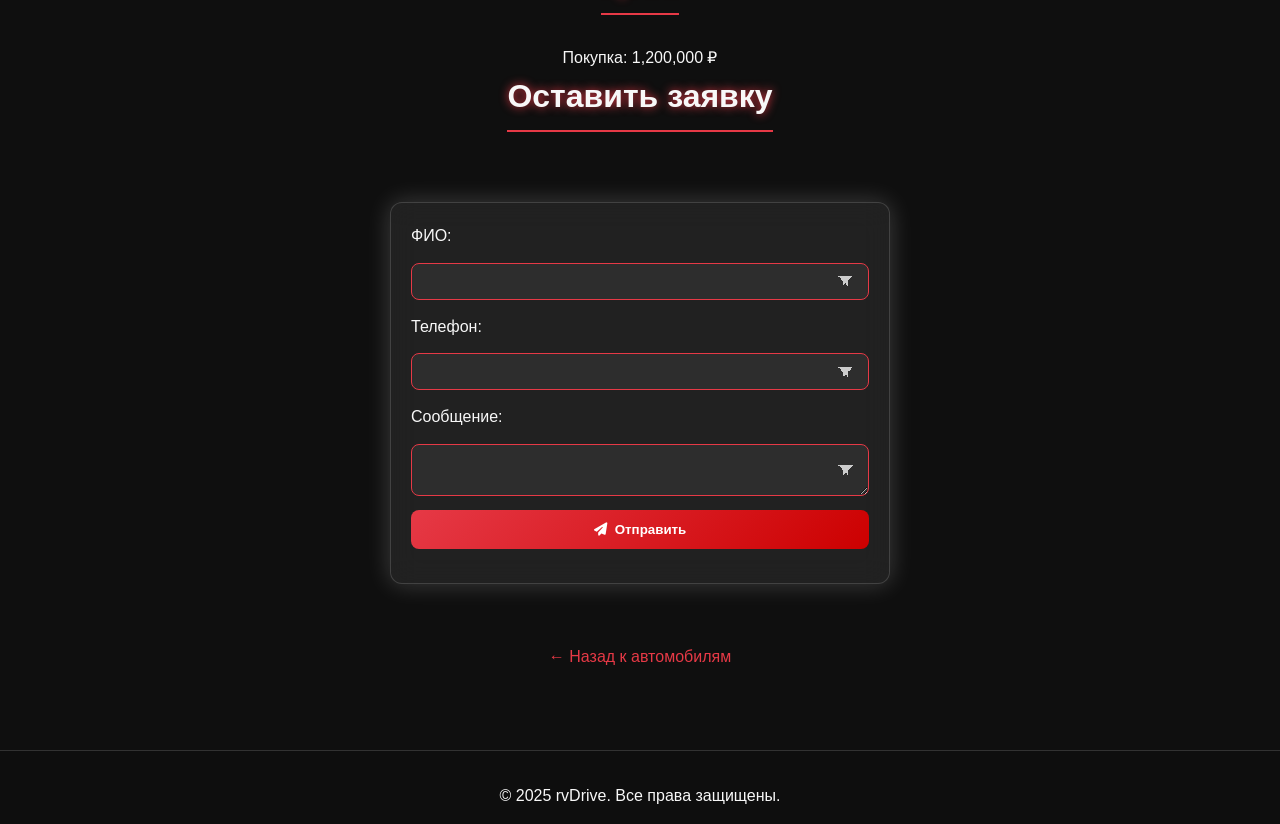
<file: model6.html>
<!DOCTYPE html>
<html lang="ru">
<head>
    <meta charset="UTF-8">
    <meta name="viewport" content="width=device-width, initial-scale=1.0">
    <meta name="description" content="Купить Mercedes Coupe Sport 2012 в Москве, аренда или аренда с выкупом. Стильный автомобиль, 1.8 л, 204 л.с., AMG пакет, люк/панорама, rvDrive.">
    <meta name="keywords" content="Mercedes Coupe Sport, купить Mercedes Москва, аренда Mercedes, аренда с выкупом Mercedes, стильный автомобиль, Mercedes 2012, автоломбард Mercedes, автоподбор Mercedes, продажа Mercedes, премиум авто Москва, AMG пакет, люк панорама, rvDrive, срочный выкуп Mercedes, авто в кредит">
    <meta http-equiv="Content-Security-Policy" content="default-src 'self' https:; script-src 'self' https://kit.fontawesome.com; style-src 'self' https:; img-src 'self' data: https:; connect-src 'self' https://api.telegram.org;">
    <title>Mercedes Coupe Sport (2012)</title>
    <link rel="stylesheet" href="styles.css">
    <link rel="stylesheet" href="https://cdnjs.cloudflare.com/ajax/libs/font-awesome/6.4.0/css/all.min.css" />
</head>
<body>
    <header>
        <div class="logo">
            <a href="index.html#home"><img src="img/logo.png" alt="rvDrive Logo"></a>
            <span>rvDrive</span>
            <button class="menu-toggle" aria-label="Toggle Menu" aria-expanded="false">☰</button>
        </div>
        <nav>
            <a href="index.html#home">Главная</a>
            <a href="index.html#cars">Автомобили</a>
            <a href="index.html#services">Услуги</a>
            <a href="index.html#offers">Спецпредложения</a>
            <a href="index.html#contacts">Контакты</a>
            <a href="index.html#request">Заявка</a>
        </nav>
        <div class="social-icons">
            <a href="https://t.me/rvDrive" target="_blank" aria-label="Telegram"><i class="fab fa-telegram-plane"></i></a>
            <a href="https://wa.me/+79991234567" target="_blank" aria-label="WhatsApp"><i class="fab fa-whatsapp"></i></a>
            <a href="https://youtube.com/@rvDrive" target="_blank" aria-label="YouTube"><i class="fab fa-youtube"></i></a>
        </div>
        <button class="menu-toggle" aria-label="Открыть/закрыть меню">
            <i class="fas fa-bars"></i>
        </button>
    </header>

    <section id="car-details" class="car-details-content">
        <a href="index.html#cars" class="back-link">← Назад к автомобилям</a>
        <h1>Mercedes Coupe Sport (2012)</h1>
        <div class="car-slider-container">
            <div class="car-slider">
                <div class="car-slide"><img src="img/e15.jpg" alt="Mercedes Coupe Sport вид спереди"></div>
                <div class="car-slide"><img src="img/e16.jpg" alt="Mercedes Coupe Sport вид сбоку"></div>
                <div class="car-slide"><img src="img/e17.jpg" alt="Mercedes Coupe Sport салон"></div>
                <div class="car-slide"><img src="img/e18.jpg" alt="Mercedes Coupe Sport задний вид"></div>
                <div class="car-slide"><img src="img/e19.jpg" alt="Mercedes Coupe Sport задний вид"></div>
                <div class="car-slide"><img src="img/e20.jpg" alt="Mercedes Coupe Sport задний вид"></div>
                <div class="car-slide"><img src="img/e21.jpg" alt="Mercedes Coupe Sport задний вид"></div>
                <div class="car-slide"><img src="img/e22.jpg" alt="Mercedes Coupe Sport задний вид"></div>
                <div class="car-slide"><img src="img/e23.jpg" alt="Mercedes Coupe Sport задний вид"></div>
                <div class="car-slide"><img src="img/e24.jpg" alt="Mercedes Coupe Sport задний вид"></div>
            </div>
            <div class="car-slider-buttons">
                <button id="prevCar" aria-label="Предыдущее изображение">❮</button>
                <button id="nextCar" aria-label="Следующее изображение">❯</button>
            </div>
            <div class="car-slider-thumbnails">
                <img src="img/e15.jpg" alt="Mercedes Coupe Sport вид спереди" class="thumbnail">
                <img src="img/e16.jpg" alt="Mercedes Coupe Sport вид сбоку" class="thumbnail">
                <img src="img/e17.jpg" alt="Mercedes Coupe Sport салон" class="thumbnail">
                <img src="img/e18.jpg" alt="Mercedes Coupe Sport задний вид" class="thumbnail">
                <img src="img/e19.jpg" alt="Mercedes Coupe Sport задний вид" class="thumbnail">
                <img src="img/e20.jpg" alt="Mercedes Coupe Sport задний вид" class="thumbnail">
                <img src="img/e21.jpg" alt="Mercedes Coupe Sport задний вид" class="thumbnail">
                <img src="img/e22.jpg" alt="Mercedes Coupe Sport задний вид" class="thumbnail">
                <img src="img/e23.jpg" alt="Mercedes Coupe Sport задний вид" class="thumbnail">
                <img src="img/e24.jpg" alt="Mercedes Coupe Sport задний вид" class="thumbnail">
            </div>
            <div class="car-slider-indicators">
                <span class="indicator"></span>
                <span class="indicator"></span>
                <span class="indicator"></span>
                <span class="indicator"></span>
                <span class="indicator"></span>
                <span class="indicator"></span>
                <span class="indicator"></span>
                <span class="indicator"></span>
                <span class="indicator"></span>
                <span class="indicator"></span>
            </div>
        </div>

        <h2>Описание</h2>
        <p>Mercedes Coupe Sport (2012) — стильный и динамичный автомобиль с бензиновым мотором 1.8 л на 204 л.с. Пробег 122,000 км, в отличном техническом состоянии, с шикарным внешним видом и редким цветом кузова. Много родной краски, чистые документы, два ключа, лобовое стекло без трещин. Салон после химчистки, в идеальном состоянии. Полная комплектация, включая люк/панораму, AMG пакет и многое другое. Без штрафов, запретов, залогов и обременений.</p>

        <h2>Характеристики</h2>
        <ul>
            <li>Двигатель: 1.8 л, бензин, 204 л.с.</li>
            <li>Коробка передач: АКПП</li>
            <li>Привод: Задний</li>
            <li>Пробег: 122,000 км</li>
        </ul>

        <h2>Комплектация</h2>
        <ul>
            <li>Люк/панорама</li>
            <li>AMG пакет</li>
            <li>Контурная подсветка салона</li>
            <li>Круиз-контроль</li>
            <li>Отделка деревом</li>
            <li>И многое другое</li>
        </ul>

        <h2>Цена</h2>
        <p>Покупка: 1,200,000 ₽</p>

        <h2>Оставить заявку</h2>
        <form id="carInquiryForm" aria-label="Заявка на Mercedes Coupe Sport">
            <label for="fullName">ФИО:</label>
            <input type="text" id="fullName" required>
            <label for="phone">Телефон:</label>
            <input type="text" id="phone" required>
            <label for="message">Сообщение:</label>
            <textarea id="message"></textarea>
            <button type="submit" class="submit-btn"><i class="fas fa-paper-plane"></i> Отправить</button>
            <p id="formMessage" aria-live="polite"></p>
        </form>

        <a href="index.html#cars" class="back-button">← Назад к автомобилям</a>
    </section>

    <div id="imageModal" class="modal">
        <span class="modal-close" aria-label="Закрыть">×</span>
        <span class="modal-nav modal-prev">❮</span>
        <img id="modalImage" class="modal-content" alt="">
        <span class="modal-nav modal-next">❯</span>
    </div>

    <footer>
        <p>© 2025 rvDrive. Все права защищены.</p>
    </footer>

    <script src="script.js"></script>
</body>
</html>
</file>
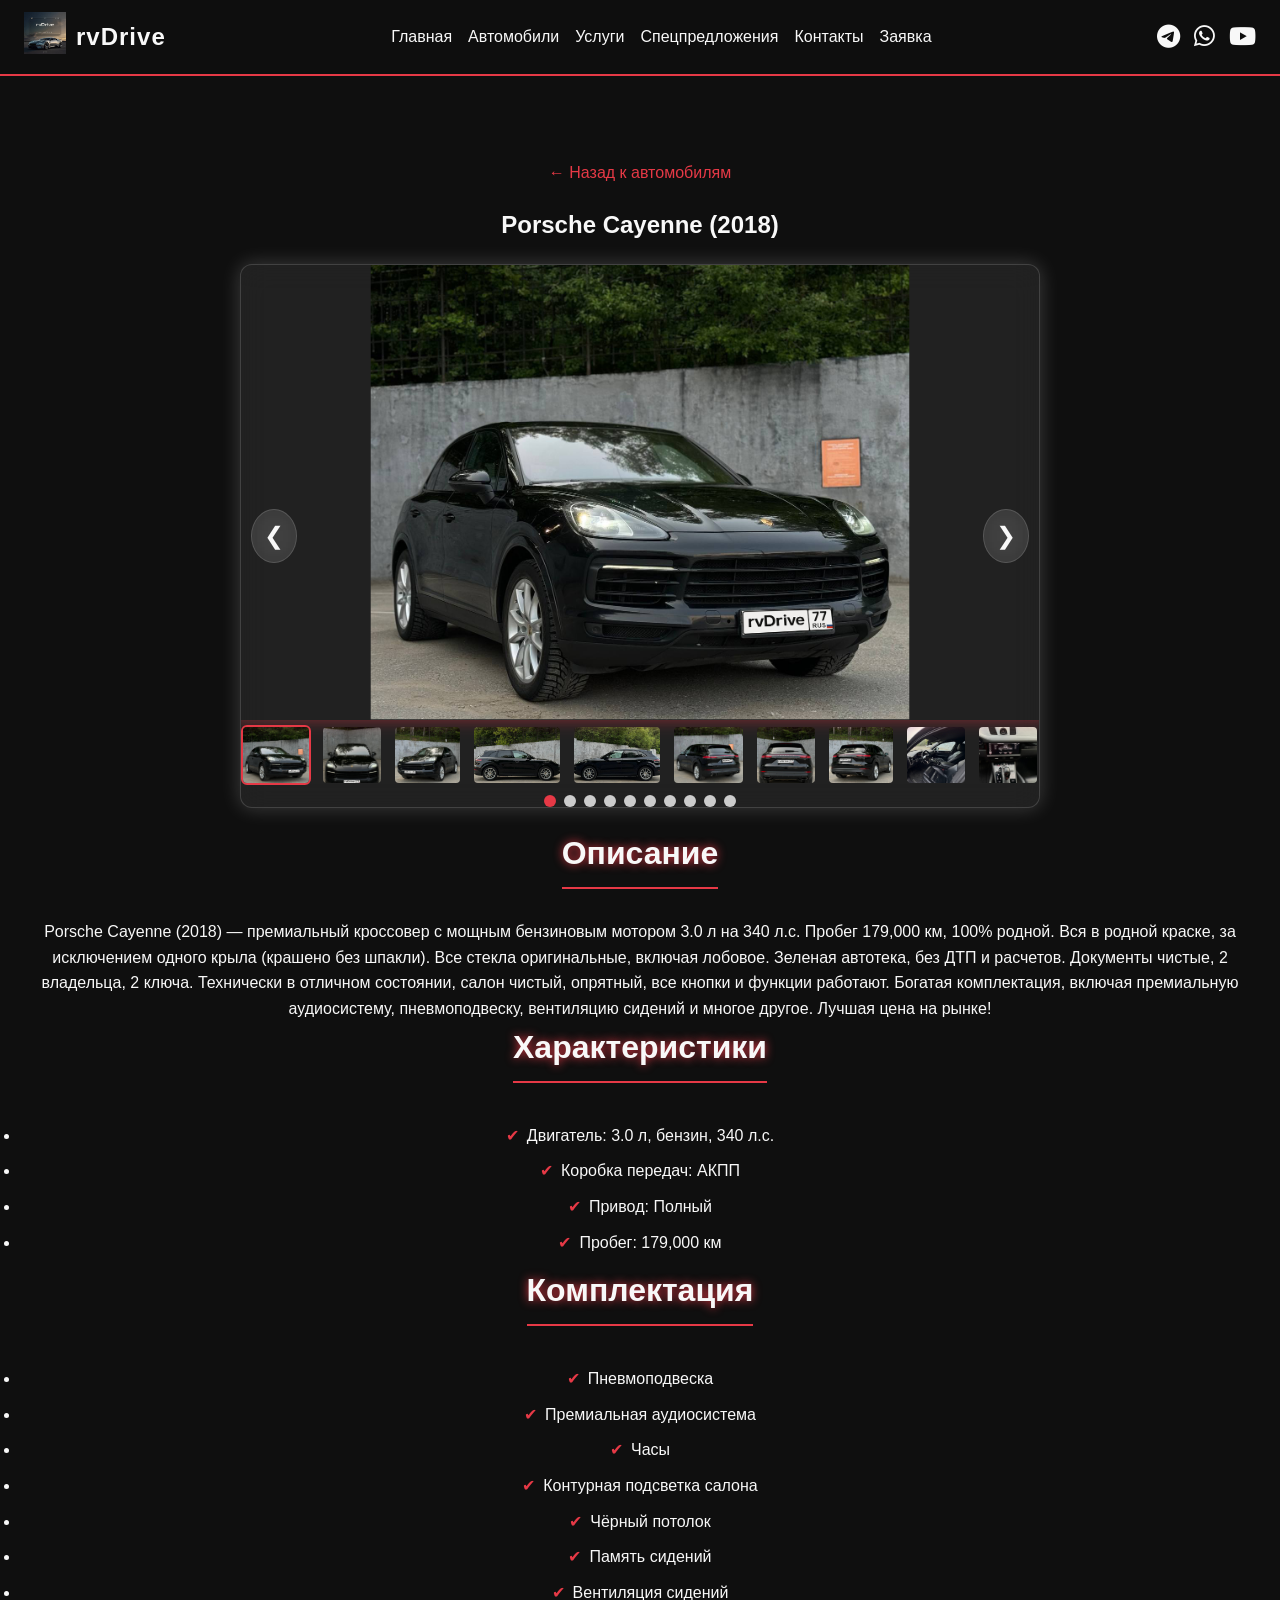
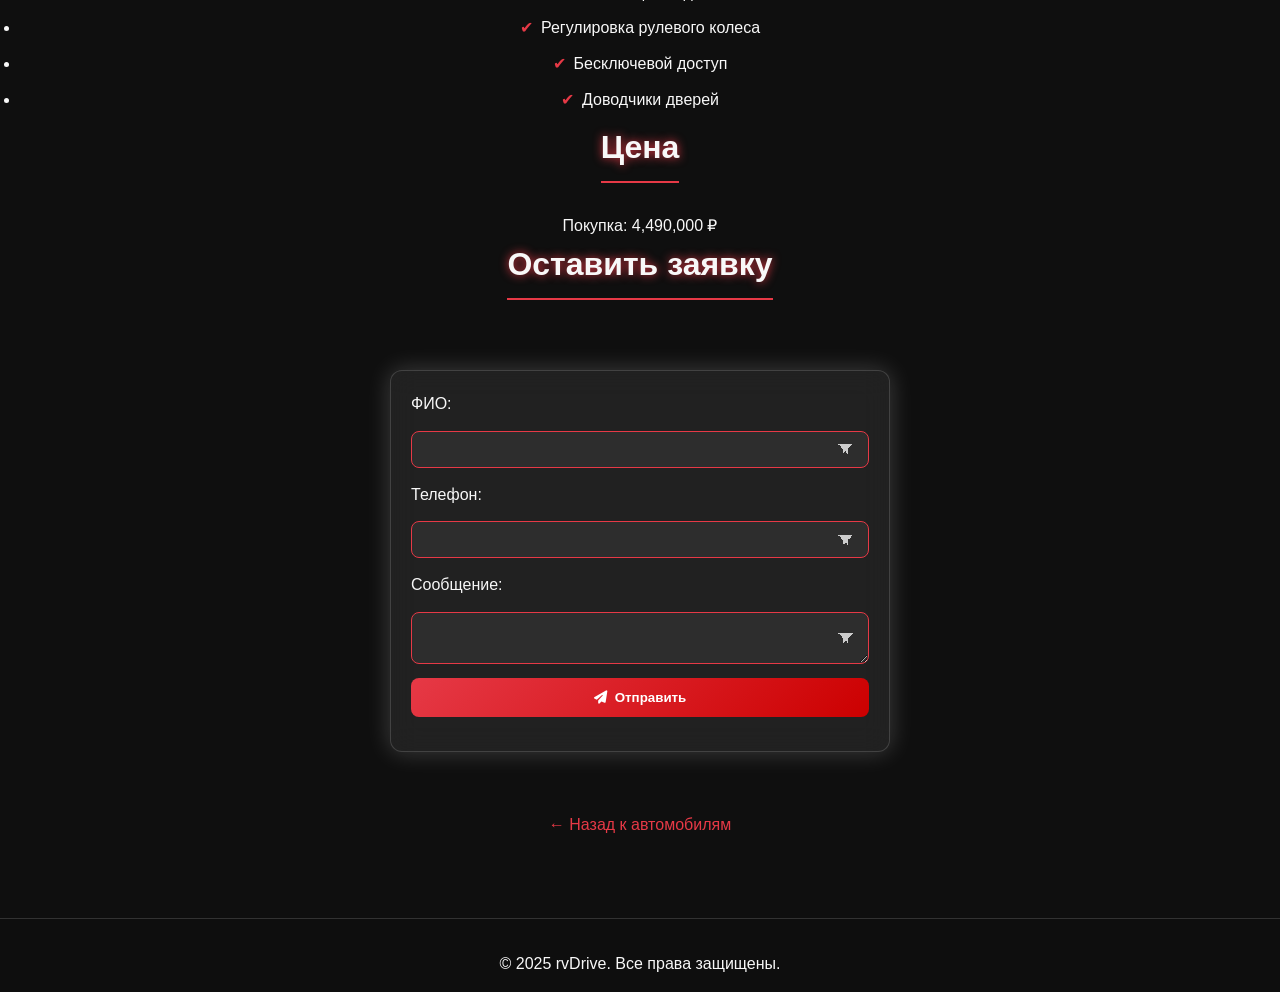
<file: model7.html>
<!DOCTYPE html>
<html lang="ru">
<head>
    <meta charset="UTF-8">
    <meta name="viewport" content="width=device-width, initial-scale=1.0">
    <meta name="description" content="Купить Porsche Cayenne 2018 в Москве, аренда или аренда с выкупом. Премиум-кроссовер, 3.0 л, 340 л.с., пневмоподвеска, премиальная аудиосистема, rvDrive.">
    <meta name="keywords" content="Porsche Cayenne, купить Porsche Москва, аренда Porsche, аренда с выкупом Porsche, премиум кроссовер, Porsche 2018, автоломбард Porsche, автоподбор Porsche, продажа Porsche, премиум авто Москва, пневмоподвеска, премиальная аудиосистема, rvDrive, срочный выкуп Porsche, авто в кредит">
    <meta http-equiv="Content-Security-Policy" content="default-src 'self' https:; script-src 'self' https://kit.fontawesome.com; style-src 'self' https:; img-src 'self' data: https:; connect-src 'self' https://api.telegram.org;">
    <title>Porsche Cayenne (2018)</title>
    <link rel="stylesheet" href="styles.css">
    <link rel="stylesheet" href="https://cdnjs.cloudflare.com/ajax/libs/font-awesome/6.4.0/css/all.min.css" />
</head>
<body>
    <header>
        <div class="logo">
            <a href="index.html#home"><img src="img/logo.png" alt="rvDrive Logo"></a>
            <span>rvDrive</span>
            <button class="menu-toggle" aria-label="Toggle Menu" aria-expanded="false">☰</button>
        </div>
        <nav>
            <a href="index.html#home">Главная</a>
            <a href="index.html#cars">Автомобили</a>
            <a href="index.html#services">Услуги</a>
            <a href="index.html#offers">Спецпредложения</a>
            <a href="index.html#contacts">Контакты</a>
            <a href="index.html#request">Заявка</a>
        </nav>
        <div class="social-icons">
            <a href="https://t.me/rvDrive" target="_blank" aria-label="Telegram"><i class="fab fa-telegram-plane"></i></a>
            <a href="https://wa.me/+79991234567" target="_blank" aria-label="WhatsApp"><i class="fab fa-whatsapp"></i></a>
            <a href="https://youtube.com/@rvDrive" target="_blank" aria-label="YouTube"><i class="fab fa-youtube"></i></a>
        </div>
        <button class="menu-toggle" aria-label="Открыть/закрыть меню">
            <i class="fas fa-bars"></i>
        </button>
    </header>

    <section id="car-details" class="car-details-content">
        <a href="index.html#cars" class="back-link">← Назад к автомобилям</a>
        <h1>Porsche Cayenne (2018)</h1>
        <div class="car-slider-container">
            <div class="car-slider">
                <div class="car-slide"><img src="img/ca1.jpg" alt="Porsche Cayenne вид спереди"></div>
                <div class="car-slide"><img src="img/ca2.jpg" alt="Porsche Cayenne вид сбоку"></div>
                <div class="car-slide"><img src="img/ca3.jpg" alt="Porsche Cayenne салон"></div>
                <div class="car-slide"><img src="img/ca4.jpg" alt="Porsche Cayenne задний вид"></div>
                <div class="car-slide"><img src="img/ca5.jpg" alt="Porsche Cayenne задний вид"></div>
                <div class="car-slide"><img src="img/ca6.jpg" alt="Porsche Cayenne задний вид"></div>
                <div class="car-slide"><img src="img/ca7.jpg" alt="Porsche Cayenne задний вид"></div>
                <div class="car-slide"><img src="img/ca8.jpg" alt="Porsche Cayenne задний вид"></div>
                <div class="car-slide"><img src="img/ca9.jpg" alt="Porsche Cayenne задний вид"></div>
                <div class="car-slide"><img src="img/ca10.jpg" alt="Porsche Cayenne задний вид"></div>
            </div>
            <div class="car-slider-buttons">
                <button id="prevCar" aria-label="Предыдущее изображение">❮</button>
                <button id="nextCar" aria-label="Следующее изображение">❯</button>
            </div>
            <div class="car-slider-thumbnails">
                <img src="img/ca1.jpg" alt="Porsche Cayenne вид спереди" class="thumbnail">
                <img src="img/ca2.jpg" alt="Porsche Cayenne вид сбоку" class="thumbnail">
                <img src="img/ca3.jpg" alt="Porsche Cayenne салон" class="thumbnail">
                <img src="img/ca4.jpg" alt="Porsche Cayenne задний вид" class="thumbnail">
                <img src="img/ca5.jpg" alt="Porsche Cayenne задний вид" class="thumbnail">
                <img src="img/ca6.jpg" alt="Porsche Cayenne задний вид" class="thumbnail">
                <img src="img/ca7.jpg" alt="Porsche Cayenne задний вид" class="thumbnail">
                <img src="img/ca8.jpg" alt="Porsche Cayenne задний вид" class="thumbnail">
                <img src="img/ca9.jpg" alt="Porsche Cayenne задний вид" class="thumbnail">
                <img src="img/ca10.jpg" alt="Porsche Cayenne задний вид" class="thumbnail">
            </div>
            <div class="car-slider-indicators">
                <span class="indicator"></span>
                <span class="indicator"></span>
                <span class="indicator"></span>
                <span class="indicator"></span>
                <span class="indicator"></span>
                <span class="indicator"></span>
                <span class="indicator"></span>
                <span class="indicator"></span>
                <span class="indicator"></span>
                <span class="indicator"></span>
            </div>
        </div>

        <h2>Описание</h2>
        <p>Porsche Cayenne (2018) — премиальный кроссовер с мощным бензиновым мотором 3.0 л на 340 л.с. Пробег 179,000 км, 100% родной. Вся в родной краске, за исключением одного крыла (крашено без шпакли). Все стекла оригинальные, включая лобовое. Зеленая автотека, без ДТП и расчетов. Документы чистые, 2 владельца, 2 ключа. Технически в отличном состоянии, салон чистый, опрятный, все кнопки и функции работают. Богатая комплектация, включая премиальную аудиосистему, пневмоподвеску, вентиляцию сидений и многое другое. Лучшая цена на рынке!</p>

        <h2>Характеристики</h2>
        <ul>
            <li>Двигатель: 3.0 л, бензин, 340 л.с.</li>
            <li>Коробка передач: АКПП</li>
            <li>Привод: Полный</li>
            <li>Пробег: 179,000 км</li>
        </ul>

        <h2>Комплектация</h2>
        <ul>
            <li>Пневмоподвеска</li>
            <li>Премиальная аудиосистема</li>
            <li>Часы</li>
            <li>Контурная подсветка салона</li>
            <li>Чёрный потолок</li>
            <li>Память сидений</li>
            <li>Вентиляция сидений</li>
            <li>Регулировка рулевого колеса</li>
            <li>Бесключевой доступ</li>
            <li>Доводчики дверей</li>
        </ul>

        <h2>Цена</h2>
        <p>Покупка: 4,490,000 ₽</p>

        <h2>Оставить заявку</h2>
        <form id="carInquiryForm" aria-label="Заявка на Porsche Cayenne">
            <label for="fullName">ФИО:</label>
            <input type="text" id="fullName" required>
            <label for="phone">Телефон:</label>
            <input type="text" id="phone" required>
            <label for="message">Сообщение:</label>
            <textarea id="message"></textarea>
            <button type="submit" class="submit-btn"><i class="fas fa-paper-plane"></i> Отправить</button>
            <p id="formMessage" aria-live="polite"></p>
        </form>

        <a href="index.html#cars" class="back-button">← Назад к автомобилям</a>
    </section>

    <div id="imageModal" class="modal">
        <span class="modal-close" aria-label="Закрыть">×</span>
        <span class="modal-nav modal-prev">❮</span>
        <img id="modalImage" class="modal-content" alt="">
        <span class="modal-nav modal-next">❯</span>
    </div>

    <footer>
        <p>© 2025 rvDrive. Все права защищены.</p>
    </footer>

    <script src="script.js"></script>
</body>
</html>
</file>
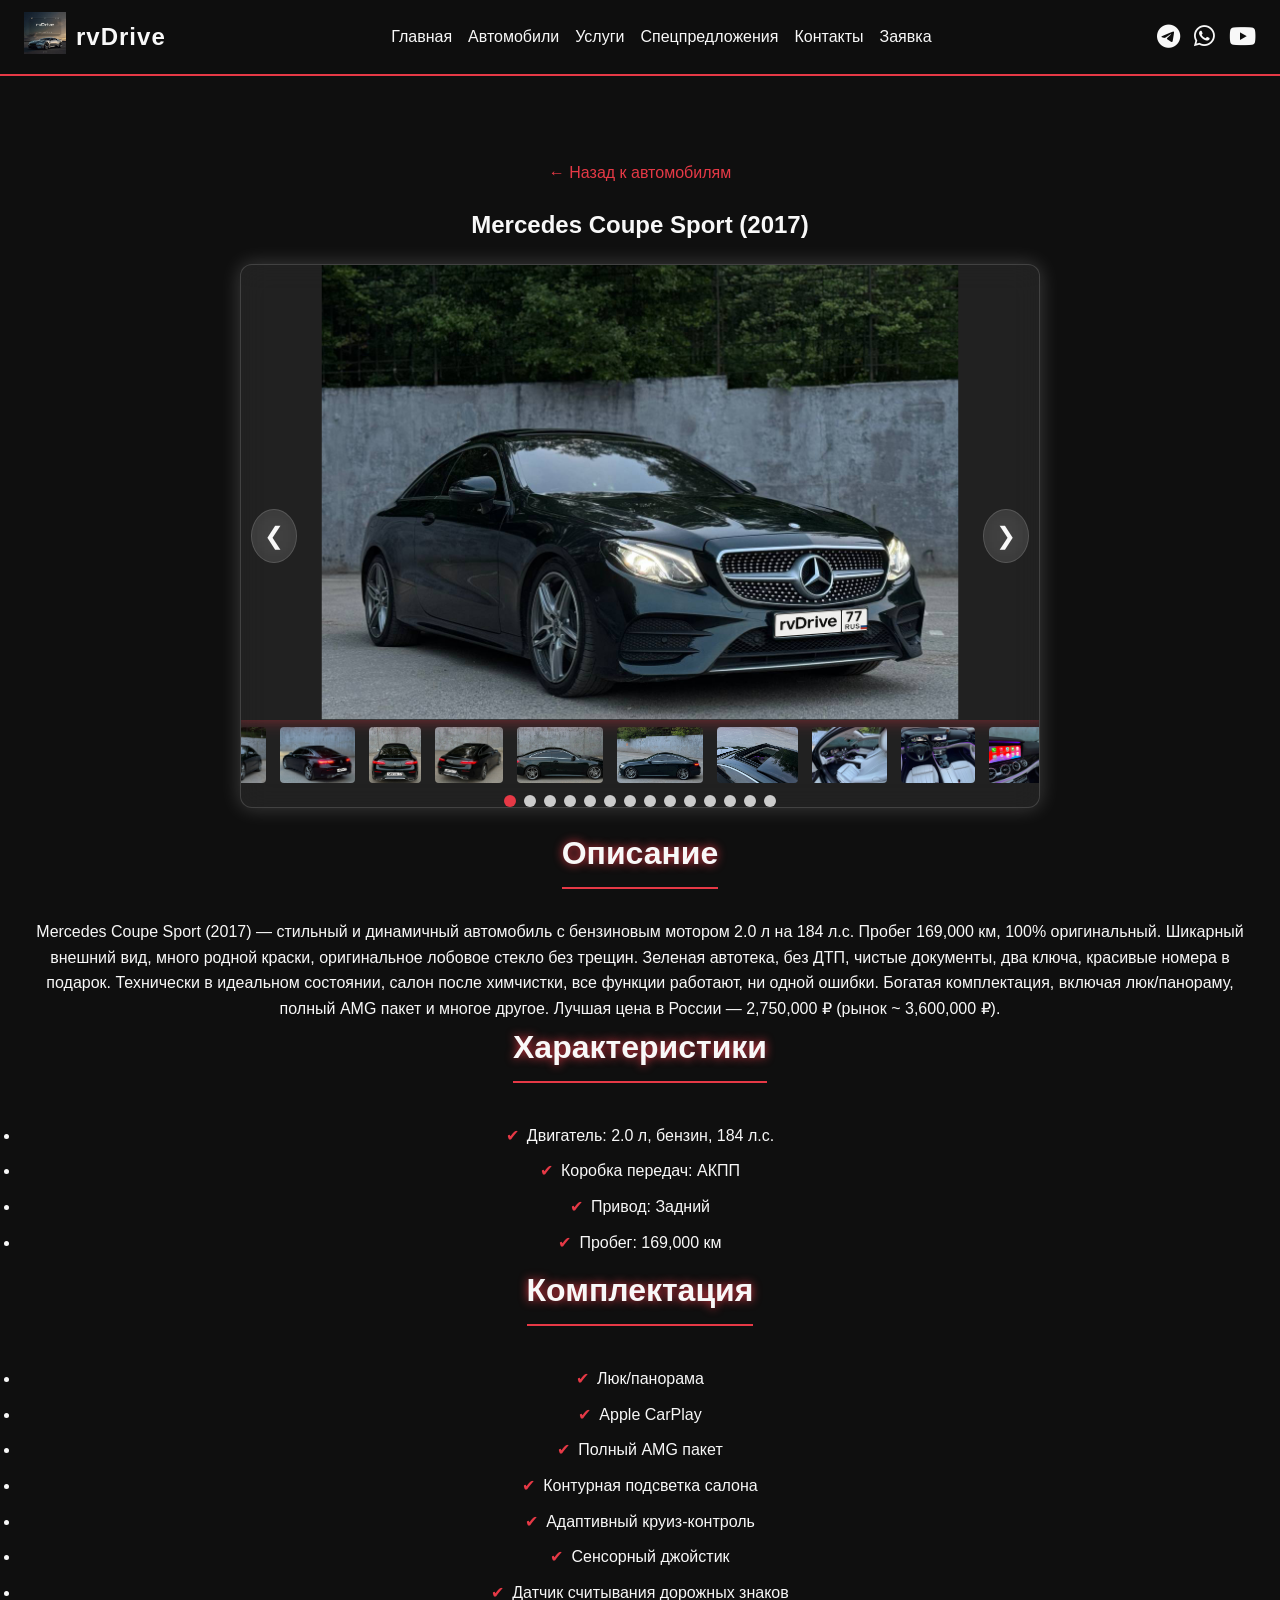
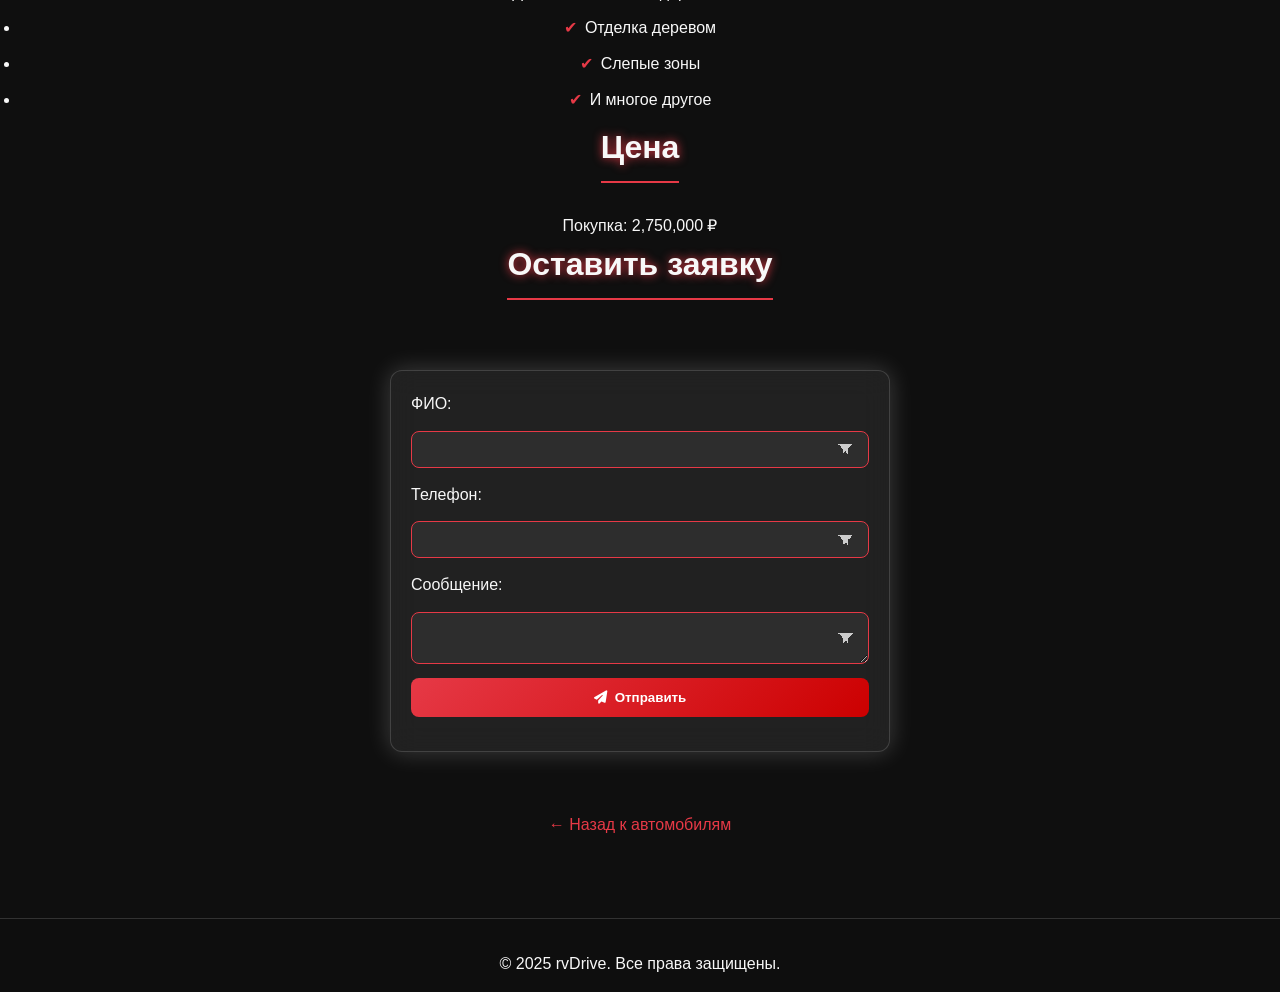
<file: model9.html>
<!DOCTYPE html>
<html lang="ru">
<head>
    <meta charset="UTF-8">
    <meta name="viewport" content="width=device-width, initial-scale=1.0">
    <meta name="description" content="Купить Mercedes Coupe Sport 2017 в Москве, аренда или аренда с выкупом. Стильный автомобиль, 2.0 л, 184 л.с., AMG пакет, люк/панорама, зеленая автотека, rvDrive.">
    <meta name="keywords" content="Mercedes Coupe Sport, купить Mercedes Москва, аренда Mercedes, аренда с выкупом Mercedes, стильный автомобиль, Mercedes 2017, автоломбард Mercedes, автоподбор Mercedes, продажа Mercedes, премиум авто Москва, AMG пакет, люк панорама, зеленая автотека, rvDrive, срочный выкуп Mercedes, авто в кредит">
    <meta http-equiv="Content-Security-Policy" content="default-src 'self' https:; script-src 'self' https://kit.fontawesome.com; style-src 'self' https:; img-src 'self' data: https:; connect-src 'self' https://api.telegram.org;">
    <title>Mercedes Coupe Sport (2017)</title>
    <link rel="stylesheet" href="styles.css">
    <link rel="stylesheet" href="https://cdnjs.cloudflare.com/ajax/libs/font-awesome/6.4.0/css/all.min.css" />
</head>
<body>
    <header>
        <div class="logo">
            <a href="index.html#home"><img src="img/logo.png" alt="rvDrive Logo"></a>
            <span>rvDrive</span>
            <button class="menu-toggle" aria-label="Toggle Menu" aria-expanded="false">☰</button>
        </div>
        <nav>
            <a href="index.html#home">Главная</a>
            <a href="index.html#cars">Автомобили</a>
            <a href="index.html#services">Услуги</a>
            <a href="index.html#offers">Спецпредложения</a>
            <a href="index.html#contacts">Контакты</a>
            <a href="index.html#request">Заявка</a>
        </nav>
        <div class="social-icons">
            <a href="https://t.me/rvDrive" target="_blank" aria-label="Telegram"><i class="fab fa-telegram-plane"></i></a>
            <a href="https://wa.me/+79991234567" target="_blank" aria-label="WhatsApp"><i class="fab fa-whatsapp"></i></a>
            <a href="https://youtube.com/@rvDrive" target="_blank" aria-label="YouTube"><i class="fab fa-youtube"></i></a>
        </div>
        <button class="menu-toggle" aria-label="Открыть/закрыть меню">
            <i class="fas fa-bars"></i>
        </button>
    </header>

    <section id="car-details" class="car-details-content">
        <a href="index.html#cars" class="back-link">← Назад к автомобилям</a>
        <h1>Mercedes Coupe Sport (2017)</h1>
        <div class="car-slider-container">
            <div class="car-slider">
                <div class="car-slide"><img src="img/e1.jpg" alt="Mercedes Coupe Sport вид спереди"></div>
                <div class="car-slide"><img src="img/e2.jpg" alt="Mercedes Coupe Sport вид сбоку"></div>
                <div class="car-slide"><img src="img/e3.jpg" alt="Mercedes Coupe Sport салон"></div>
                <div class="car-slide"><img src="img/e4.jpg" alt="Mercedes Coupe Sport задний вид"></div>
                <div class="car-slide"><img src="img/e5.jpg" alt="Mercedes Coupe Sport задний вид"></div>
                <div class="car-slide"><img src="img/e6.jpg" alt="Mercedes Coupe Sport задний вид"></div>
                <div class="car-slide"><img src="img/e7.jpg" alt="Mercedes Coupe Sport задний вид"></div>
                <div class="car-slide"><img src="img/e8.jpg" alt="Mercedes Coupe Sport задний вид"></div>
                <div class="car-slide"><img src="img/e9.jpg" alt="Mercedes Coupe Sport задний вид"></div>
                <div class="car-slide"><img src="img/e10.jpg" alt="Mercedes Coupe Sport задний вид"></div>
				<div class="car-slide"><img src="img/e11.jpg" alt="Mercedes Coupe Sport задний вид"></div>
				<div class="car-slide"><img src="img/e12.jpg" alt="Mercedes Coupe Sport задний вид"></div>
				<div class="car-slide"><img src="img/e13.jpg" alt="Mercedes Coupe Sport задний вид"></div>
				<div class="car-slide"><img src="img/e14.jpg" alt="Mercedes Coupe Sport задний вид"></div>
            </div>
            <div class="car-slider-buttons">
                <button id="prevCar" aria-label="Предыдущее изображение">❮</button>
                <button id="nextCar" aria-label="Следующее изображение">❯</button>
            </div>
            <div class="car-slider-thumbnails">
                <img src="img/e1.jpg" alt="Mercedes Coupe Sport вид спереди" class="thumbnail">
                <img src="img/e2.jpg" alt="Mercedes Coupe Sport вид сбоку" class="thumbnail">
                <img src="img/e3.jpg" alt="Mercedes Coupe Sport салон" class="thumbnail">
                <img src="img/e4.jpg" alt="Mercedes Coupe Sport задний вид" class="thumbnail">
                <img src="img/e5.jpg" alt="Mercedes Coupe Sport задний вид" class="thumbnail">
                <img src="img/e6.jpg" alt="Mercedes Coupe Sport задний вид" class="thumbnail">
                <img src="img/e7.jpg" alt="Mercedes Coupe Sport задний вид" class="thumbnail">
                <img src="img/e8.jpg" alt="Mercedes Coupe Sport задний вид" class="thumbnail">
                <img src="img/e9.jpg" alt="Mercedes Coupe Sport задний вид" class="thumbnail">
                <img src="img/e10.jpg" alt="Mercedes Coupe Sport задний вид" class="thumbnail">
				<img src="img/e11.jpg" alt="Mercedes Coupe Sport задний вид" class="thumbnail">
				<img src="img/e12.jpg" alt="Mercedes Coupe Sport задний вид" class="thumbnail">
				<img src="img/e13.jpg" alt="Mercedes Coupe Sport задний вид" class="thumbnail">
				<img src="img/e14.jpg" alt="Mercedes Coupe Sport задний вид" class="thumbnail">
            </div>
            <div class="car-slider-indicators">
                <span class="indicator"></span>
                <span class="indicator"></span>
                <span class="indicator"></span>
                <span class="indicator"></span>
                <span class="indicator"></span>
                <span class="indicator"></span>
                <span class="indicator"></span>
                <span class="indicator"></span>
                <span class="indicator"></span>
                <span class="indicator"></span>
				<span class="indicator"></span>
				<span class="indicator"></span>
				<span class="indicator"></span>
				<span class="indicator"></span>
            </div>
        </div>

        <h2>Описание</h2>
        <p>Mercedes Coupe Sport (2017) — стильный и динамичный автомобиль с бензиновым мотором 2.0 л на 184 л.с. Пробег 169,000 км, 100% оригинальный. Шикарный внешний вид, много родной краски, оригинальное лобовое стекло без трещин. Зеленая автотека, без ДТП, чистые документы, два ключа, красивые номера в подарок. Технически в идеальном состоянии, салон после химчистки, все функции работают, ни одной ошибки. Богатая комплектация, включая люк/панораму, полный AMG пакет и многое другое. Лучшая цена в России — 2,750,000 ₽ (рынок ~ 3,600,000 ₽).</p>

        <h2>Характеристики</h2>
        <ul>
            <li>Двигатель: 2.0 л, бензин, 184 л.с.</li>
            <li>Коробка передач: АКПП</li>
            <li>Привод: Задний</li>
            <li>Пробег: 169,000 км</li>
        </ul>

        <h2>Комплектация</h2>
        <ul>
            <li>Люк/панорама</li>
            <li>Apple CarPlay</li>
            <li>Полный AMG пакет</li>
            <li>Контурная подсветка салона</li>
            <li>Адаптивный круиз-контроль</li>
            <li>Сенсорный джойстик</li>
            <li>Датчик считывания дорожных знаков</li>
            <li>Отделка деревом</li>
            <li>Слепые зоны</li>
            <li>И многое другое</li>
        </ul>

        <h2>Цена</h2>
        <p>Покупка: 2,750,000 ₽</p>

        <h2>Оставить заявку</h2>
        <form id="carInquiryForm" aria-label="Заявка на Mercedes Coupe Sport">
            <label for="fullName">ФИО:</label>
            <input type="text" id="fullName" required>
            <label for="phone">Телефон:</label>
            <input type="text" id="phone" required>
            <label for="message">Сообщение:</label>
            <textarea id="message"></textarea>
            <button type="submit" class="submit-btn"><i class="fas fa-paper-plane"></i> Отправить</button>
            <p id="formMessage" aria-live="polite"></p>
        </form>

        <a href="index.html#cars" class="back-button">← Назад к автомобилям</a>
    </section>

    <div id="imageModal" class="modal">
        <span class="modal-close" aria-label="Закрыть">×</span>
        <span class="modal-nav modal-prev">❮</span>
        <img id="modalImage" class="modal-content" alt="">
        <span class="modal-nav modal-next">❯</span>
    </div>

    <footer>
        <p>© 2025 rvDrive. Все права защищены.</p>
    </footer>

    <script src="script.js"></script>
</body>
</html>
</file>
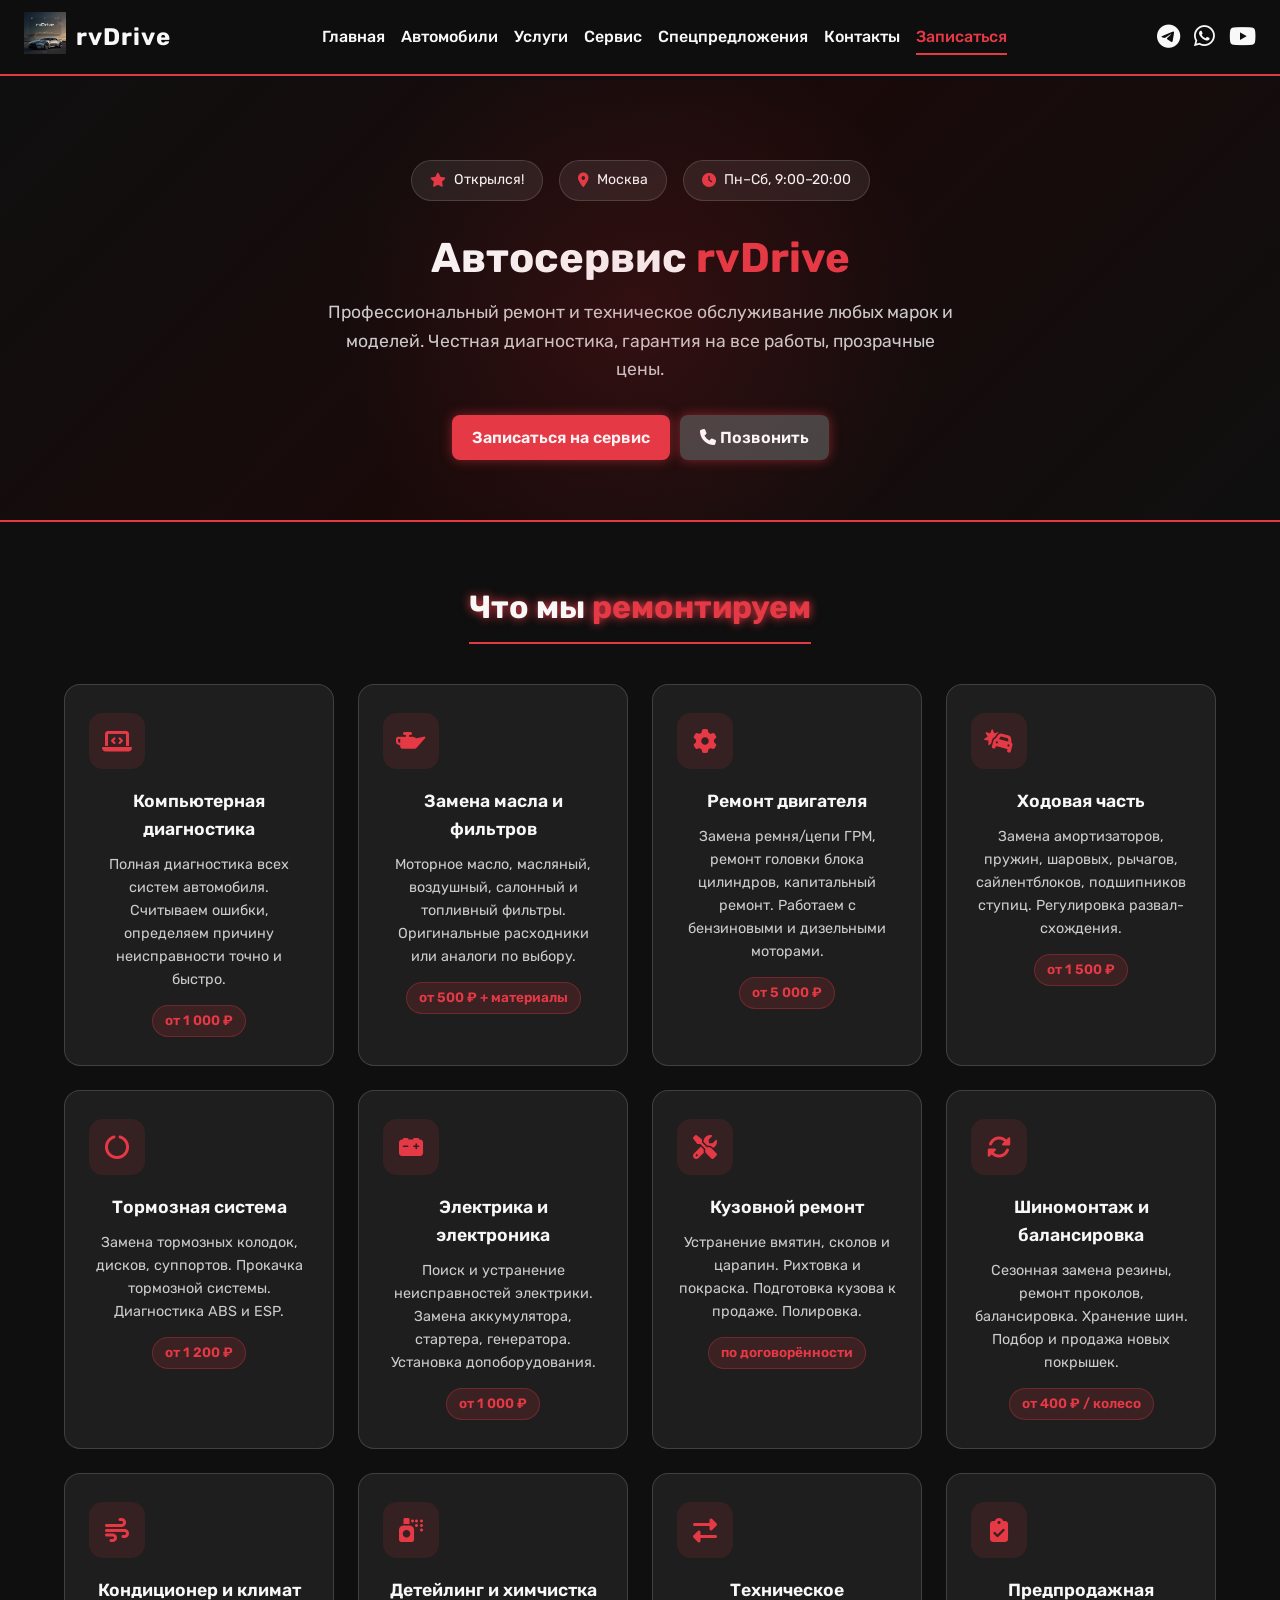
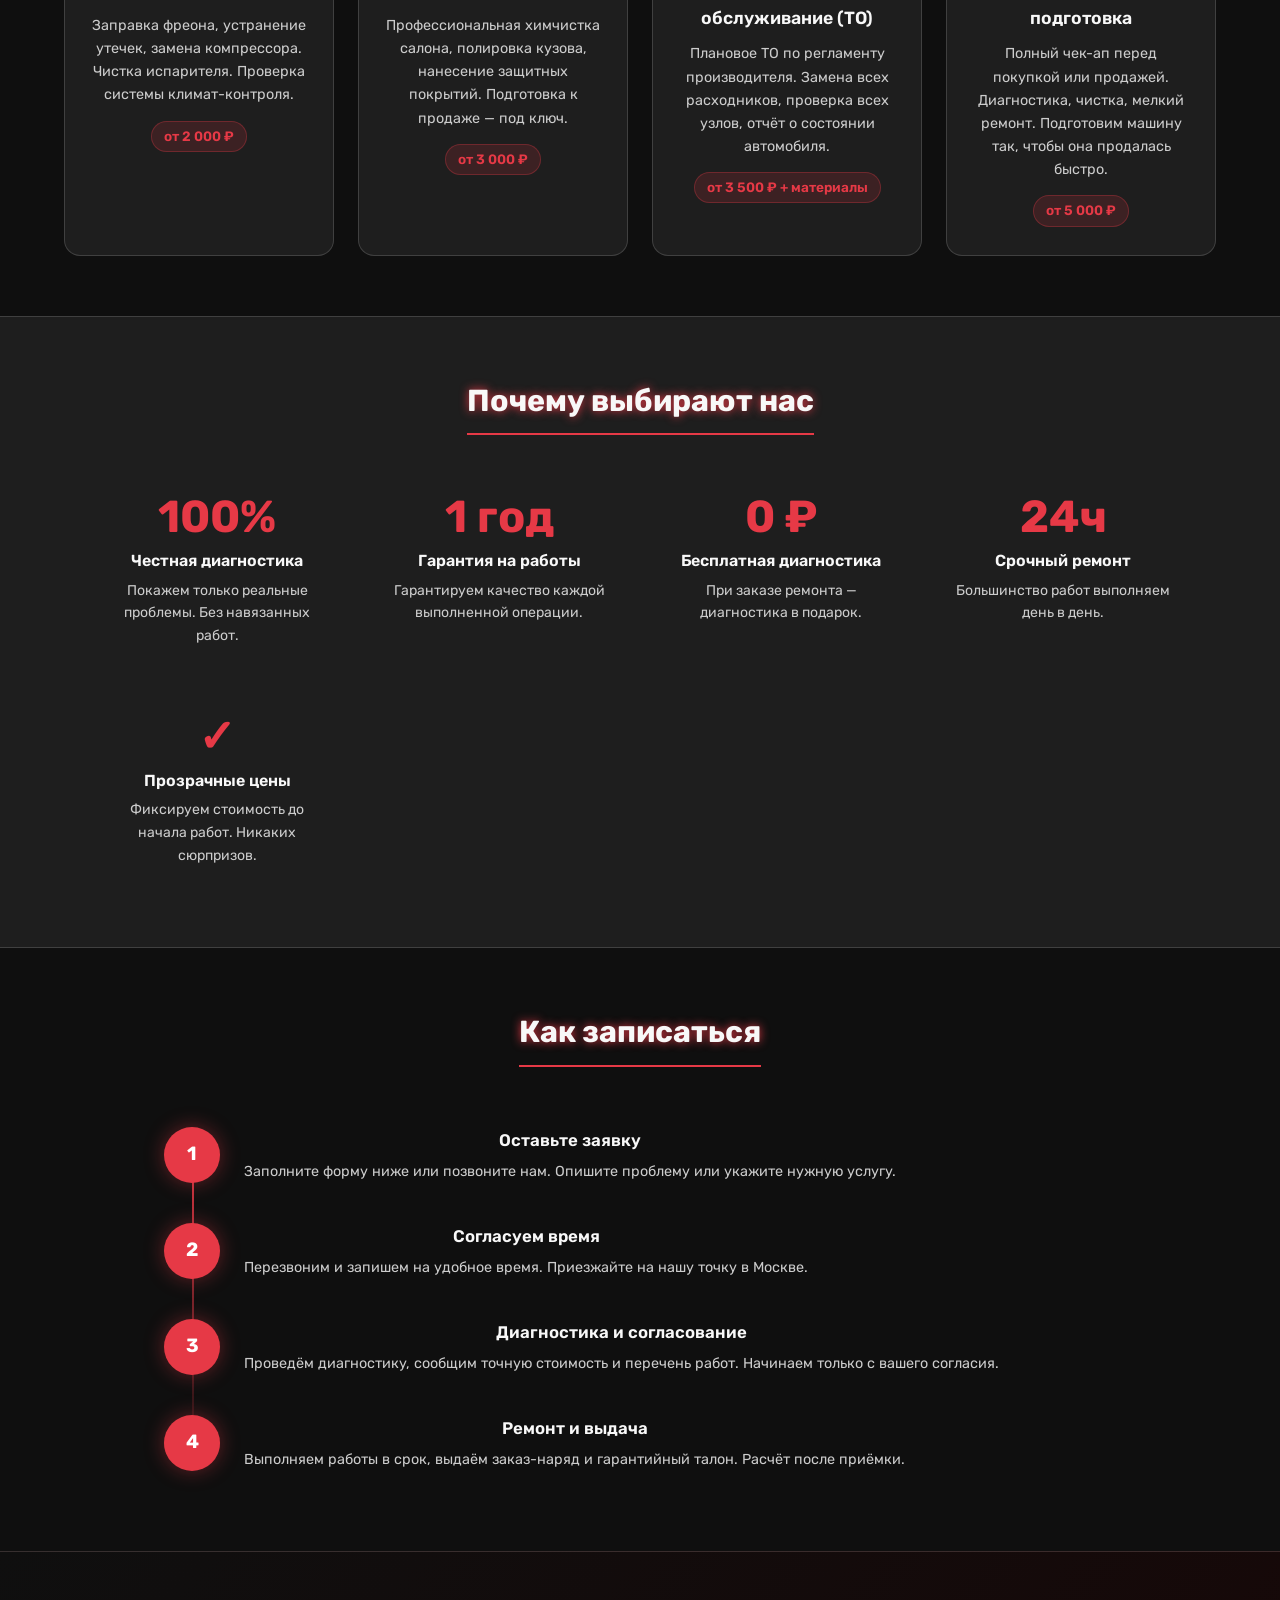
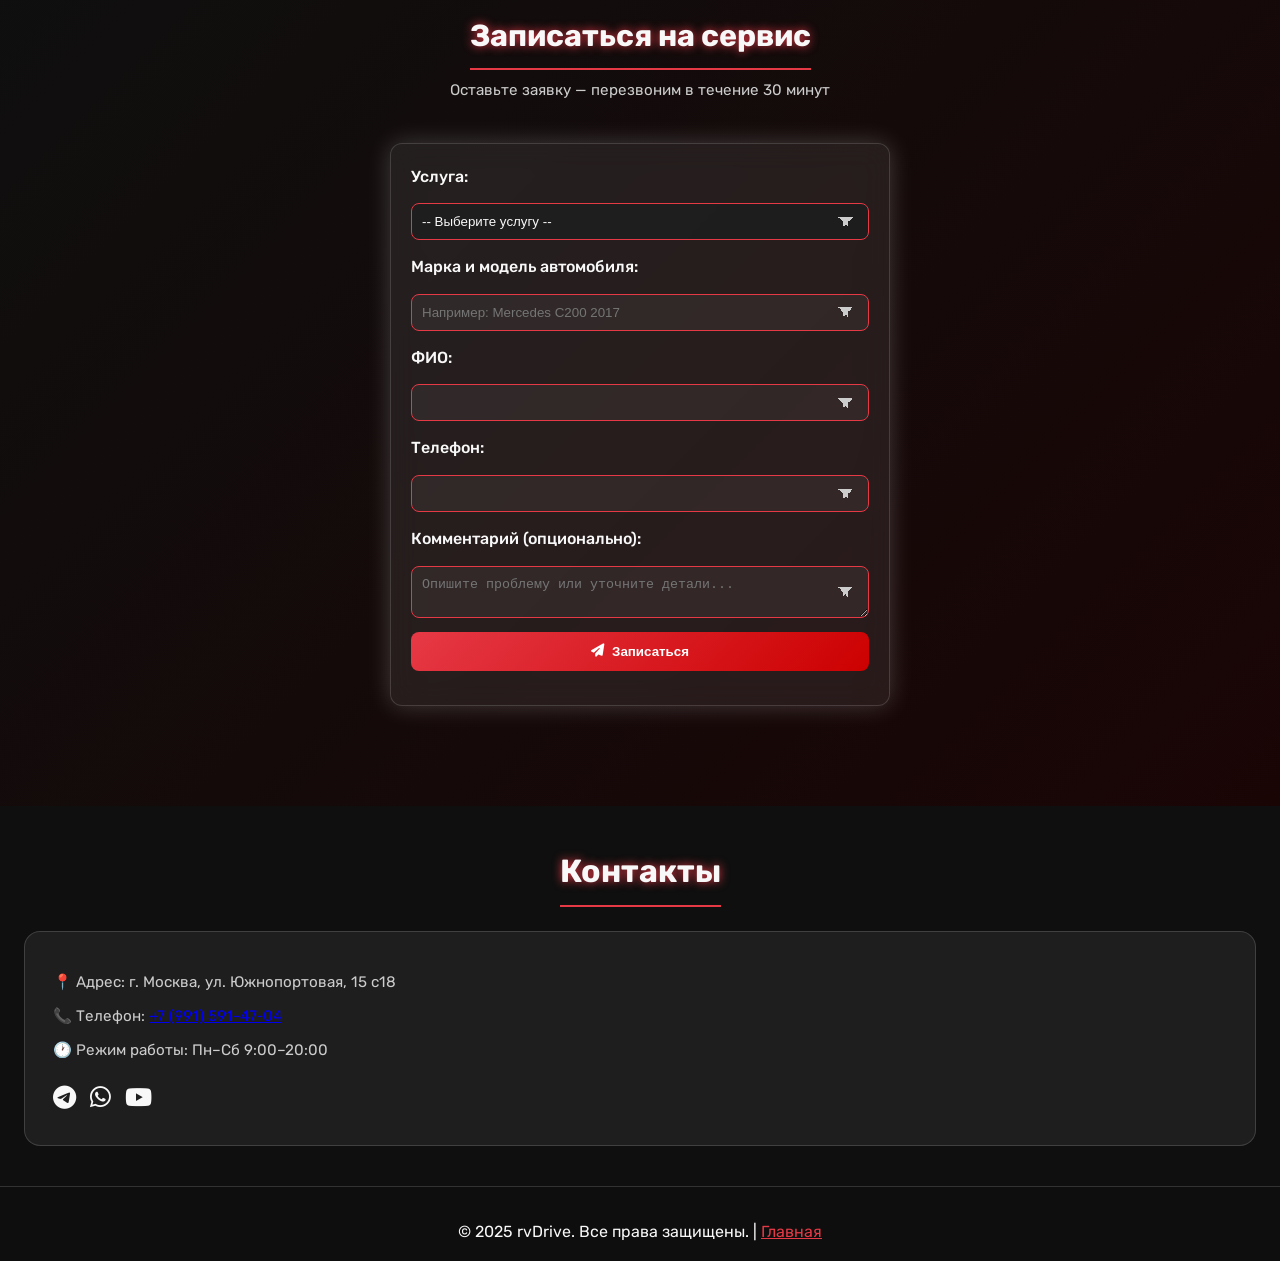
<file: service.html>
<!DOCTYPE html>
<html lang="ru">
<head>
    <meta charset="UTF-8">
    <meta name="viewport" content="width=device-width, initial-scale=1.0">
    <meta name="description" content="Автосервис rvDrive в Москве — диагностика, ТО, ремонт двигателя, ходовой, кузовные работы, шиномонтаж. Профессиональный ремонт любых марок.">
    <meta name="keywords" content="автосервис Москва, ремонт автомобилей, техническое обслуживание, ТО, диагностика авто, ремонт двигателя, кузовной ремонт, шиномонтаж, замена масла, rvDrive сервис, СТО Москва">
    <title>Автосервис rvDrive — Ремонт и обслуживание автомобилей в Москве</title>
    <link rel="icon" type="image/x-icon" href="/favicon.ico">
    <link rel="stylesheet" href="styles.css">
    <link rel="stylesheet" href="https://cdnjs.cloudflare.com/ajax/libs/font-awesome/6.4.0/css/all.min.css" />
    <script src="script.js" defer></script>
    <style>
        /* ── Service page specific styles ── */
        .service-hero {
            background: linear-gradient(135deg, #0f0f0f 0%, #1a0a0a 50%, #0f0f0f 100%);
            padding: 80px 24px 60px;
            text-align: center;
            position: relative;
            overflow: hidden;
            border-bottom: 2px solid var(--primary-red);
        }
        .service-hero::before {
            content: '';
            position: absolute;
            top: -60px;
            left: 50%;
            transform: translateX(-50%);
            width: 600px;
            height: 600px;
            background: radial-gradient(circle, rgba(230,57,70,0.12) 0%, transparent 70%);
            pointer-events: none;
        }
        .service-hero h1 {
            font-size: 2.6em;
            font-weight: 700;
            color: var(--text-light);
            margin-bottom: 16px;
            line-height: 1.2;
        }
        .service-hero h1 span {
            color: var(--primary-red);
        }
        .service-hero p {
            font-size: 1.1em;
            color: var(--text-secondary);
            max-width: 640px;
            margin: 0 auto 32px;
        }
        .service-hero .badge-row {
            display: flex;
            justify-content: center;
            gap: 16px;
            flex-wrap: wrap;
            margin-bottom: 32px;
        }
        .service-badge {
            background: var(--glass-bg);
            border: 1px solid var(--glass-border);
            border-radius: 50px;
            padding: 8px 18px;
            font-size: 0.88em;
            color: var(--text-light);
            display: flex;
            align-items: center;
            gap: 8px;
        }
        .service-badge i {
            color: var(--primary-red);
        }

        /* ── Service types grid ── */
        .service-types {
            padding: 60px 24px;
            max-width: 1200px;
            margin: 0 auto;
        }
        .service-types h2 {
            text-align: center;
            font-size: 2em;
            margin-bottom: 40px;
            color: var(--text-light);
        }
        .service-types h2 span {
            color: var(--primary-red);
        }
        .service-cards-grid {
            display: grid;
            grid-template-columns: repeat(auto-fit, minmax(260px, 1fr));
            gap: 24px;
        }
        .service-card {
            background: var(--card-bg);
            border: 1px solid var(--glass-border);
            border-radius: 16px;
            padding: 28px 24px;
            transition: transform 0.3s ease, border-color 0.3s ease, box-shadow 0.3s ease;
            position: relative;
            overflow: hidden;
        }
        .service-card::before {
            content: '';
            position: absolute;
            top: 0; left: 0;
            width: 4px;
            height: 100%;
            background: var(--primary-red);
            border-radius: 4px 0 0 4px;
            opacity: 0;
            transition: opacity 0.3s ease;
        }
        .service-card:hover {
            transform: translateY(-6px);
            border-color: var(--primary-red);
            box-shadow: 0 12px 32px rgba(230, 57, 70, 0.2);
        }
        .service-card:hover::before {
            opacity: 1;
        }
        .service-card-icon {
            width: 56px;
            height: 56px;
            background: rgba(230, 57, 70, 0.12);
            border-radius: 14px;
            display: flex;
            align-items: center;
            justify-content: center;
            margin-bottom: 18px;
        }
        .service-card-icon i {
            font-size: 1.5em;
            color: var(--primary-red);
        }
        .service-card h3 {
            font-size: 1.1em;
            font-weight: 600;
            color: var(--text-light);
            margin-bottom: 10px;
        }
        .service-card p {
            font-size: 0.9em;
            color: var(--text-secondary);
            line-height: 1.6;
        }
        .service-card .price-tag {
            display: inline-block;
            margin-top: 14px;
            background: rgba(230, 57, 70, 0.15);
            color: var(--primary-red);
            font-weight: 600;
            font-size: 0.85em;
            padding: 4px 12px;
            border-radius: 50px;
            border: 1px solid rgba(230, 57, 70, 0.3);
        }

        /* ── Why us ── */
        .why-us {
            background: var(--card-bg);
            padding: 60px 24px;
            border-top: 1px solid var(--glass-border);
            border-bottom: 1px solid var(--glass-border);
        }
        .why-us-inner {
            max-width: 1100px;
            margin: 0 auto;
        }
        .why-us h2 {
            text-align: center;
            font-size: 1.9em;
            margin-bottom: 40px;
            color: var(--text-light);
        }
        .why-grid {
            display: grid;
            grid-template-columns: repeat(auto-fit, minmax(200px, 1fr));
            gap: 28px;
        }
        .why-item {
            text-align: center;
            padding: 20px;
        }
        .why-item .why-num {
            font-size: 2.8em;
            font-weight: 700;
            color: var(--primary-red);
            line-height: 1;
            margin-bottom: 8px;
        }
        .why-item h4 {
            font-size: 1em;
            font-weight: 600;
            color: var(--text-light);
            margin-bottom: 6px;
        }
        .why-item p {
            font-size: 0.88em;
            color: var(--text-secondary);
        }

        /* ── Process steps ── */
        .process-section {
            padding: 60px 24px;
            max-width: 1000px;
            margin: 0 auto;
        }
        .process-section h2 {
            text-align: center;
            font-size: 1.9em;
            margin-bottom: 40px;
            color: var(--text-light);
        }
        .process-steps {
            display: flex;
            flex-direction: column;
            gap: 0;
            position: relative;
        }
        .process-steps::before {
            content: '';
            position: absolute;
            left: 28px;
            top: 28px;
            bottom: 28px;
            width: 2px;
            background: linear-gradient(to bottom, var(--primary-red), transparent);
        }
        .process-step {
            display: flex;
            align-items: flex-start;
            gap: 24px;
            padding: 20px 0;
        }
        .step-circle {
            width: 56px;
            height: 56px;
            min-width: 56px;
            border-radius: 50%;
            background: var(--primary-red);
            display: flex;
            align-items: center;
            justify-content: center;
            font-size: 1.2em;
            font-weight: 700;
            color: #fff;
            position: relative;
            z-index: 1;
            box-shadow: 0 0 20px rgba(230, 57, 70, 0.4);
        }
        .step-content h4 {
            font-size: 1.05em;
            font-weight: 600;
            color: var(--text-light);
            margin-bottom: 6px;
        }
        .step-content p {
            font-size: 0.9em;
            color: var(--text-secondary);
        }

        /* ── Service booking form ── */
        .service-booking {
            padding: 60px 24px;
            background: linear-gradient(135deg, #0f0f0f 0%, #1a0505 100%);
            border-top: 1px solid var(--glass-border);
        }
        .service-booking-inner {
            max-width: 640px;
            margin: 0 auto;
        }
        .service-booking h2 {
            text-align: center;
            font-size: 1.9em;
            margin-bottom: 8px;
            color: var(--text-light);
        }
        .service-booking .sub {
            text-align: center;
            color: var(--text-secondary);
            margin-bottom: 32px;
            font-size: 0.95em;
        }

        /* Responsive */
        @media (max-width: 600px) {
            .service-hero h1 { font-size: 1.8em; }
            .process-steps::before { display: none; }
        }
    </style>
</head>
<body>
    <header>
        <div class="logo">
            <a href="index.html#home"><img src="img/logo.png" alt="rvDrive Logo"></a>
            <span>rvDrive</span>
        </div>
        <button class="menu-toggle" aria-label="Toggle Menu" aria-expanded="false">☰</button>
        <nav>
            <a href="index.html#home">Главная</a>
            <a href="index.html#cars">Автомобили</a>
            <a href="index.html#services">Услуги</a>
            <a href="service.html" class="active">Сервис</a>
            <a href="index.html#offers">Спецпредложения</a>
            <a href="index.html#contacts">Контакты</a>
            <a href="#booking">Записаться</a>
        </nav>
        <div class="social-icons">
            <a href="https://t.me/rvDrive_Auto" target="_blank" aria-label="Telegram" rel="noopener noreferrer">
                <i class="fab fa-telegram"></i>
            </a>
            <a href="https://wa.me/89915914704" target="_blank" aria-label="WhatsApp" rel="noopener noreferrer">
                <i class="fab fa-whatsapp"></i>
            </a>
            <a href="https://www.youtube.com/@rvDrive-dy6cx" target="_blank" aria-label="Youtube" rel="noopener noreferrer">
                <i class="fab fa-youtube"></i>
            </a>
        </div>
    </header>

    <!-- HERO -->
    <section class="service-hero">
        <div class="badge-row">
            <span class="service-badge"><i class="fas fa-star"></i> Открылся!</span>
            <span class="service-badge"><i class="fas fa-map-marker-alt"></i> Москва</span>
            <span class="service-badge"><i class="fas fa-clock"></i> Пн–Сб, 9:00–20:00</span>
        </div>
        <h1>Автосервис <span>rvDrive</span></h1>
        <p>Профессиональный ремонт и техническое обслуживание любых марок и моделей. Честная диагностика, гарантия на все работы, прозрачные цены.</p>
        <div class="cta-container">
            <a href="#booking" class="cta">Записаться на сервис</a>
            <a href="tel:+79915914704" class="cta secondary"><i class="fas fa-phone"></i> Позвонить</a>
        </div>
    </section>

    <!-- SERVICES -->
    <section class="service-types">
        <h2>Что мы <span>ремонтируем</span></h2>
        <div class="service-cards-grid">

            <div class="service-card">
                <div class="service-card-icon"><i class="fas fa-laptop-code"></i></div>
                <h3>Компьютерная диагностика</h3>
                <p>Полная диагностика всех систем автомобиля. Считываем ошибки, определяем причину неисправности точно и быстро.</p>
                <span class="price-tag">от 1 000 ₽</span>
            </div>

            <div class="service-card">
                <div class="service-card-icon"><i class="fas fa-oil-can"></i></div>
                <h3>Замена масла и фильтров</h3>
                <p>Моторное масло, масляный, воздушный, салонный и топливный фильтры. Оригинальные расходники или аналоги по выбору.</p>
                <span class="price-tag">от 500 ₽ + материалы</span>
            </div>

            <div class="service-card">
                <div class="service-card-icon"><i class="fas fa-cog"></i></div>
                <h3>Ремонт двигателя</h3>
                <p>Замена ремня/цепи ГРМ, ремонт головки блока цилиндров, капитальный ремонт. Работаем с бензиновыми и дизельными моторами.</p>
                <span class="price-tag">от 5 000 ₽</span>
            </div>

            <div class="service-card">
                <div class="service-card-icon"><i class="fas fa-car-crash"></i></div>
                <h3>Ходовая часть</h3>
                <p>Замена амортизаторов, пружин, шаровых, рычагов, сайлентблоков, подшипников ступиц. Регулировка развал-схождения.</p>
                <span class="price-tag">от 1 500 ₽</span>
            </div>

            <div class="service-card">
                <div class="service-card-icon"><i class="fas fa-circle-notch"></i></div>
                <h3>Тормозная система</h3>
                <p>Замена тормозных колодок, дисков, суппортов. Прокачка тормозной системы. Диагностика ABS и ESP.</p>
                <span class="price-tag">от 1 200 ₽</span>
            </div>

            <div class="service-card">
                <div class="service-card-icon"><i class="fas fa-car-battery"></i></div>
                <h3>Электрика и электроника</h3>
                <p>Поиск и устранение неисправностей электрики. Замена аккумулятора, стартера, генератора. Установка допоборудования.</p>
                <span class="price-tag">от 1 000 ₽</span>
            </div>

            <div class="service-card">
                <div class="service-card-icon"><i class="fas fa-tools"></i></div>
                <h3>Кузовной ремонт</h3>
                <p>Устранение вмятин, сколов и царапин. Рихтовка и покраска. Подготовка кузова к продаже. Полировка.</p>
                <span class="price-tag">по договорённости</span>
            </div>

            <div class="service-card">
                <div class="service-card-icon"><i class="fas fa-sync-alt"></i></div>
                <h3>Шиномонтаж и балансировка</h3>
                <p>Сезонная замена резины, ремонт проколов, балансировка. Хранение шин. Подбор и продажа новых покрышек.</p>
                <span class="price-tag">от 400 ₽ / колесо</span>
            </div>

            <div class="service-card">
                <div class="service-card-icon"><i class="fas fa-wind"></i></div>
                <h3>Кондиционер и климат</h3>
                <p>Заправка фреона, устранение утечек, замена компрессора. Чистка испарителя. Проверка системы климат-контроля.</p>
                <span class="price-tag">от 2 000 ₽</span>
            </div>

            <div class="service-card">
                <div class="service-card-icon"><i class="fas fa-spray-can"></i></div>
                <h3>Детейлинг и химчистка</h3>
                <p>Профессиональная химчистка салона, полировка кузова, нанесение защитных покрытий. Подготовка к продаже — под ключ.</p>
                <span class="price-tag">от 3 000 ₽</span>
            </div>

            <div class="service-card">
                <div class="service-card-icon"><i class="fas fa-exchange-alt"></i></div>
                <h3>Техническое обслуживание (ТО)</h3>
                <p>Плановое ТО по регламенту производителя. Замена всех расходников, проверка всех узлов, отчёт о состоянии автомобиля.</p>
                <span class="price-tag">от 3 500 ₽ + материалы</span>
            </div>

            <div class="service-card">
                <div class="service-card-icon"><i class="fas fa-clipboard-check"></i></div>
                <h3>Предпродажная подготовка</h3>
                <p>Полный чек-ап перед покупкой или продажей. Диагностика, чистка, мелкий ремонт. Подготовим машину так, чтобы она продалась быстро.</p>
                <span class="price-tag">от 5 000 ₽</span>
            </div>

        </div>
    </section>

    <!-- WHY US -->
    <section class="why-us">
        <div class="why-us-inner">
            <h2>Почему выбирают нас</h2>
            <div class="why-grid">
                <div class="why-item">
                    <div class="why-num">100%</div>
                    <h4>Честная диагностика</h4>
                    <p>Покажем только реальные проблемы. Без навязанных работ.</p>
                </div>
                <div class="why-item">
                    <div class="why-num">1 год</div>
                    <h4>Гарантия на работы</h4>
                    <p>Гарантируем качество каждой выполненной операции.</p>
                </div>
                <div class="why-item">
                    <div class="why-num">0 ₽</div>
                    <h4>Бесплатная диагностика</h4>
                    <p>При заказе ремонта — диагностика в подарок.</p>
                </div>
                <div class="why-item">
                    <div class="why-num">24ч</div>
                    <h4>Срочный ремонт</h4>
                    <p>Большинство работ выполняем день в день.</p>
                </div>
                <div class="why-item">
                    <div class="why-num">✓</div>
                    <h4>Прозрачные цены</h4>
                    <p>Фиксируем стоимость до начала работ. Никаких сюрпризов.</p>
                </div>
            </div>
        </div>
    </section>

    <!-- HOW IT WORKS -->
    <section class="process-section">
        <h2>Как записаться</h2>
        <div class="process-steps">
            <div class="process-step">
                <div class="step-circle">1</div>
                <div class="step-content">
                    <h4>Оставьте заявку</h4>
                    <p>Заполните форму ниже или позвоните нам. Опишите проблему или укажите нужную услугу.</p>
                </div>
            </div>
            <div class="process-step">
                <div class="step-circle">2</div>
                <div class="step-content">
                    <h4>Согласуем время</h4>
                    <p>Перезвоним и запишем на удобное время. Приезжайте на нашу точку в Москве.</p>
                </div>
            </div>
            <div class="process-step">
                <div class="step-circle">3</div>
                <div class="step-content">
                    <h4>Диагностика и согласование</h4>
                    <p>Проведём диагностику, сообщим точную стоимость и перечень работ. Начинаем только с вашего согласия.</p>
                </div>
            </div>
            <div class="process-step">
                <div class="step-circle">4</div>
                <div class="step-content">
                    <h4>Ремонт и выдача</h4>
                    <p>Выполняем работы в срок, выдаём заказ-наряд и гарантийный талон. Расчёт после приёмки.</p>
                </div>
            </div>
        </div>
    </section>

    <!-- BOOKING FORM -->
    <section id="booking" class="service-booking">
        <div class="service-booking-inner">
            <h2>Записаться на сервис</h2>
            <p class="sub">Оставьте заявку — перезвоним в течение 30 минут</p>
            <form id="serviceBookingForm" aria-label="Запись в автосервис rvDrive">
                <label for="svcType">Услуга:</label>
                <select id="svcType" required>
                    <option value="">-- Выберите услугу --</option>
                    <option value="Диагностика">Компьютерная диагностика</option>
                    <option value="ТО">Техническое обслуживание (ТО)</option>
                    <option value="Замена масла">Замена масла и фильтров</option>
                    <option value="Двигатель">Ремонт двигателя</option>
                    <option value="Ходовая">Ходовая часть</option>
                    <option value="Тормоза">Тормозная система</option>
                    <option value="Электрика">Электрика</option>
                    <option value="Кузов">Кузовной ремонт</option>
                    <option value="Шиномонтаж">Шиномонтаж</option>
                    <option value="Кондиционер">Кондиционер / климат</option>
                    <option value="Детейлинг">Детейлинг / химчистка</option>
                    <option value="Предпродажная">Предпродажная подготовка</option>
                    <option value="Другое">Другое</option>
                </select>
                <label for="svcCar">Марка и модель автомобиля:</label>
                <input type="text" id="svcCar" placeholder="Например: Mercedes C200 2017" required>
                <label for="svcName">ФИО:</label>
                <input type="text" id="svcName" required>
                <label for="svcPhone">Телефон:</label>
                <input type="tel" id="svcPhone" required>
                <label for="svcComment">Комментарий (опционально):</label>
                <textarea id="svcComment" placeholder="Опишите проблему или уточните детали..."></textarea>
                <button type="submit" class="submit-btn"><i class="fas fa-paper-plane"></i> Записаться</button>
                <p id="svcFormMessage" aria-live="polite"></p>
            </form>
        </div>
    </section>

    <section id="contacts" style="padding: 40px 24px;">
        <h2 style="text-align:center;margin-bottom:24px;">Контакты</h2>
        <div class="contact-card">
            <p>📍 Адрес: г. Москва, ул. Южнопортовая, 15 с18</p>
            <p>📞 Телефон: <a href="tel:+79915914704">+7 (991) 591-47-04</a></p>
            <p>🕐 Режим работы: Пн–Сб 9:00–20:00</p>
            <div class="social-icons" style="margin-top:16px;">
                <a href="https://t.me/rvDrive_Auto" target="_blank" aria-label="Telegram" rel="noopener noreferrer">
                    <i class="fab fa-telegram"></i>
                </a>
                <a href="https://wa.me/89915914704" target="_blank" aria-label="WhatsApp" rel="noopener noreferrer">
                    <i class="fab fa-whatsapp"></i>
                </a>
                <a href="https://www.youtube.com/@rvDrive-dy6cx" target="_blank" aria-label="Youtube" rel="noopener noreferrer">
                    <i class="fab fa-youtube"></i>
                </a>
            </div>
        </div>
    </section>

    <footer>
        <p>© 2025 rvDrive. Все права защищены. | <a href="index.html" style="color:var(--primary-red);">Главная</a></p>
    </footer>

    <script>
    // Service booking form handler - mirrors main script logic
    document.addEventListener('DOMContentLoaded', function() {
        const form = document.getElementById('serviceBookingForm');
        if (!form) return;
        form.addEventListener('submit', async function(e) {
            e.preventDefault();
            const msg = document.getElementById('svcFormMessage');
            const svcType = document.getElementById('svcType').value;
            const svcCar  = document.getElementById('svcCar').value;
            const svcName = document.getElementById('svcName').value;
            const svcPhone = document.getElementById('svcPhone').value;
            const svcComment = document.getElementById('svcComment').value;
            const text = `🔧 Запись в сервис rvDrive\n\nУслуга: ${svcType}\nАвтомобиль: ${svcCar}\nФИО: ${svcName}\nТелефон: ${svcPhone}${svcComment ? '\nКомментарий: ' + svcComment : ''}`;
            try {
                const TELEGRAM_BOT_TOKEN = '7882621290:AAFnXJJEa_QCAP9UqhvPKzfevNHFLNaBbao';
                const TELEGRAM_CHAT_ID   = '1006753536';
                const response = await fetch(`https://api.telegram.org/bot${TELEGRAM_BOT_TOKEN}/sendMessage`, {
                    method: 'POST',
                    headers: { 'Content-Type': 'application/json' },
                    body: JSON.stringify({ chat_id: TELEGRAM_CHAT_ID, text })
                });
                if (response.ok) {
                    msg.textContent = '✅ Заявка отправлена! Перезвоним в течение 30 минут.';
                    msg.style.color = '#4caf50';
                    form.reset();
                } else {
                    throw new Error('Telegram error');
                }
            } catch {
                msg.textContent = '❌ Ошибка отправки. Позвоните нам: +7 (991) 591-47-04';
                msg.style.color = '#e63946';
            }
        });
    });
    </script>
</body>
</html>
</file>
<file: styles.css>
@import url('https://fonts.googleapis.com/css2?family=Poppins:wght@400;500;600&family=Rubik:wght@400;500;700&display=swap');

:root {
  --primary-red: #e63946;
  --primary-dark: #cc0000;
  --dark-bg: #0f0f0f;
  --card-bg: #1e1e1e;
  --glass-bg: rgba(255, 255, 255, 0.08);
  --glass-border: rgba(255, 255, 255, 0.15);
  --glass-shadow: rgba(255, 255, 255, 0.2);
  --text-light: #f8f8f8;
  --text-secondary: #cccccc;
  --accent-glow: rgba(230, 57, 70, 0.5);
}

* {
  box-sizing: border-box;
  margin: 0;
  padding: 0;
}

html, body {
  font-family: 'Rubik', sans-serif;
  background-color: var(--dark-bg);
  color: var(--text-light);
  scroll-behavior: smooth;
  overflow-x: hidden;
}

body {
  padding-top: 80px;
  font-size: 16px;
  line-height: 1.6;
}

/* Header */
header {
  position: fixed;
  top: 0;
  width: 100%;
  z-index: 1000;
  display: flex;
  align-items: center;
  justify-content: space-between;
  padding: 12px 24px;
  background: rgba(15, 15, 15, 0.95);
  border-bottom: 2px solid var(--primary-red);
  backdrop-filter: blur(12px);
  flex-wrap: wrap;
}

.logo {
  display: flex;
  align-items: center;
  gap: 10px;
}

.logo img {
  height: 42px;
}

.logo span {
  font-size: 1.5em;
  font-weight: 700;
  color: var(--text-light);
  letter-spacing: 1px;
}

nav {
  display: flex;
  gap: 16px;
  justify-content: center;
  align-items: center;
  flex: 1;
}

nav a {
  color: var(--text-light);
  font-weight: 500;
  text-decoration: none;
  position: relative;
  transition: 0.3s ease;
}

nav a::after {
  content: "";
  position: absolute;
  bottom: -5px;
  left: 0;
  width: 0;
  height: 2px;
  background-color: var(--primary-red);
  transition: width 0.3s ease;
}

nav a:hover::after {
  width: 100%;
}

.social-icons {
  display: flex;
  gap: 14px;
}

.social-icons a {
  color: var(--text-light);
  font-size: 1.5em;
  transition: 0.3s ease;
}

.social-icons a:hover {
  color: var(--primary-red);
  transform: scale(1.15);
}

.menu-toggle {
  display: none;
  background: none;
  border: none;
  color: var(--text-light);
  font-size: 1.8em;
  cursor: pointer;
}

/* Hero */
.hero {
  background: url("img/background.jpg") center/cover no-repeat;
  background-attachment: fixed;
  position: relative;
  padding: 80px 20px;
  display: flex;
  flex-direction: column;
  align-items: center;
  justify-content: center;
  text-align: center;
  min-height: 70vh;
  overflow: hidden;
}

.hero::before {
  content: "";
  position: absolute;
  inset: 0;
  background: rgba(0, 0, 0, 0.6);
  z-index: 1;
}

.hero-content {
  position: relative;
  z-index: 2;
  animation: fadeInUp 1s ease-out;
}

.hero h1 {
  font-size: 2.5em;
  font-weight: 700;
  text-shadow: 0 0 10px black;
}

.hero p.intro {
  max-width: 600px;
  color: var(--text-secondary);
  margin: 20px auto;
}

.features {
  list-style: none;
  padding: 0;
  margin-top: 20px;
}

.features li,
ul li {
  margin: 10px 0;
}

.features li::before,
ul li::before {
  content: '✔';
  color: var(--primary-red);
  margin-right: 8px;
}

/* CTA */
.cta-container {
  margin-top: 20px;
  display: flex;
  flex-wrap: wrap;
  gap: 10px;
  justify-content: center;
}

.cta {
  background: var(--primary-red);
  padding: 10px 20px;
  border-radius: 8px;
  color: white;
  text-decoration: none;
  font-weight: 600;
  transition: transform 0.3s ease, background 0.3s;
  box-shadow: 0 0 12px var(--accent-glow);
}

.cta:hover {
  transform: scale(1.05);
  background: var(--primary-dark);
}

.cta.secondary {
  background: #444;
  color: white;
}

/* Sections */
section {
  padding: 60px 20px;
  text-align: center;
}

section h2 {
  font-size: 2em;
  margin-bottom: 30px;
  border-bottom: 2px solid var(--primary-red);
  display: inline-block;
  padding-bottom: 8px;
  text-shadow: 0 0 10px var(--primary-red);
}

/* Car Grid */
.cars-grid {
  display: flex;
  flex-wrap: wrap;
  gap: 20px;
  justify-content: center;
}

.car-item {
  background: var(--glass-bg);
  border: 1px solid var(--glass-border);
  border-radius: 12px;
  padding: 16px;
  max-width: 240px;
  transition: all 0.3s ease;
  backdrop-filter: blur(14px);
  box-shadow: 0 0 20px var(--glass-shadow);
}

.car-item:hover {
  transform: translateY(-6px);
  box-shadow: 0 0 25px var(--accent-glow);
}

.car-item::before {
  content: "";
  position: absolute;
  inset: -2px;
  border-radius: 12px;
  padding: 1px;
  background: linear-gradient(45deg, var(--primary-red), #ff4e50, #f9d423);
  -webkit-mask: 
    linear-gradient(#fff 0 0) content-box,
    linear-gradient(#fff 0 0);
  -webkit-mask-composite: xor;
  mask-composite: exclude;
  z-index: -1;
}

.car-image img {
  width: 100%;
  height: 140px;
  object-fit: contain;
  border-radius: 8px;
}

.car-item h3 {
  margin: 10px 0;
  font-size: 1.1em;
}

.car-item p {
  color: var(--text-secondary);
  font-size: 0.9em;
}

.stock-status {
  display: inline-block;
  margin: 8px 0;
  padding: 6px 14px;
  border-radius: 6px;
  background: #28a745;
  font-size: 0.85em;
}

/* Slider */
.car-slider-container {
  position: relative;
  max-width: 800px;
  margin: 20px auto;
  overflow: hidden;
  border: 1px solid var(--glass-border);
  border-radius: 12px;
  background: var(--glass-bg);
  backdrop-filter: blur(14px);
  box-shadow: 0 0 20px var(--glass-shadow);
}

.car-slider {
  display: flex;
  transition: transform 0.5s ease-in-out;
  width: 100%;
}

.car-slide {
  flex: 0 0 100%;
  min-width: 100%;
  transition: transform 0.3s ease, box-shadow 0.3s ease;
}

.car-slide[aria-current="true"] {
  transform: scale(1.02);
  box-shadow: 0 0 15px var(--accent-glow);
  animation: slideGlow 2s infinite;
}

.car-slide img {
  width: 100%;
  max-height: 450px; /* Увеличено для предотвращения обрезки */
  object-fit: contain;
  border-radius: 10px;
  display: block;
  cursor: pointer; /* Указывает на возможность зума */
}

.car-slider-buttons {
  position: absolute;
  top: 50%;
  width: 100%;
  display: flex;
  justify-content: space-between;
  transform: translateY(-50%);
  padding: 0 10px;
}

.car-slider-buttons button {
  background: var(--glass-bg);
  border: 1px solid var(--glass-border);
  font-size: 1.5em;
  padding: 12px;
  border-radius: 50%;
  color: var(--text-light);
  cursor: pointer;
  transition: background 0.3s, box-shadow 0.3s;
  backdrop-filter: blur(12px);
}

.car-slider-buttons button:hover {
  background: var(--primary-red);
  box-shadow: 0 0 12px var(--accent-glow);
}

.car-slider-thumbnails {
  display: flex;
  justify-content: center;
  gap: 10px;
  margin-top: 10px;
}

.thumbnail {
  width: 90px;
  height: 60px;
  object-fit: cover;
  border-radius: 6px;
  border: 2px solid transparent;
  cursor: pointer;
  transition: border 0.3s, transform 0.3s;
}

.thumbnail:hover {
  transform: scale(1.05);
}

.thumbnail.active {
  border-color: var(--primary-red);
}

.car-slider-indicators {
  display: flex;
  justify-content: center;
  gap: 8px;
  margin-top: 10px;
}

.indicator {
  width: 12px;
  height: 12px;
  border-radius: 50%;
  background: var(--text-secondary);
  cursor: pointer;
  transition: background 0.3s;
}

.indicator.active {
  background: var(--primary-red);
}

/* Modal for Zoom */
#imageModal {
  display: none;
  position: fixed;
  top: 0;
  left: 0;
  width: 100%;
  height: 100%;
  background: rgba(0, 0, 0, 0.9);
  z-index: 2000;
  display: flex;
  align-items: center;
  justify-content: center;
}

#modalImage {
  max-width: 90%;
  max-height: 90vh;
  object-fit: contain;
  border-radius: 8px;
  box-shadow: 0 0 20px var(--glass-shadow);
}

.modal-close,
.modal-prev,
.modal-next {
  position: absolute;
  background: var(--glass-bg);
  border: 1px solid var(--glass-border);
  color: var(--text-light);
  font-size: 1.5em;
  padding: 12px;
  border-radius: 50%;
  cursor: pointer;
  transition: background 0.3s, box-shadow 0.3s;
  backdrop-filter: blur(12px);
}

.modal-close:hover,
.modal-prev:hover,
.modal-next:hover {
  background: var(--primary-red);
  box-shadow: 0 0 12px var(--accent-glow);
}

.modal-close {
  top: 20px;
  right: 20px;
}

.modal-prev {
  left: 20px;
}

.modal-next {
  right: 20px;
}

/* Forms */
form {
  max-width: 500px;
  margin: 40px auto;
  padding: 20px;
  background: var(--glass-bg);
  border: 1px solid var(--glass-border);
  border-radius: 12px;
  backdrop-filter: blur(14px);
  box-shadow: 0 0 25px var(--glass-shadow);
  display: flex;
  flex-direction: column;
  gap: 14px;
  animation: fadeInUp 0.8s ease;
}

form label {
  text-align: left;
  font-weight: 500;
  color: var(--text-light);
}

form input,
form textarea,
form select {
  background: rgba(255, 255, 255, 0.05); /* Сохраняем легкую прозрачность фона */
  border: 1px solid var(--primary-red); /* Края остаются красными */
  color: var(--text-light); /* Текст белый для контраста */
  padding: 10px;
  border-radius: 8px;
  resize: vertical;
  transition: border-color 0.3s ease;
  /* Добавляем новые стили для выпадающего меню */
  appearance: none; /* Убираем стандартный стиль браузера */
  -webkit-appearance: none; /* Для совместимости с Webkit */
  -moz-appearance: none; /* Для Firefox */
  background-image: linear-gradient(45deg, transparent 50%, var(--text-secondary) 50%), linear-gradient(135deg, var(--text-secondary) 50%, transparent 50%);
  background-position: calc(100% - 20px) center, calc(100% - 15px) center;
  background-size: 10px 10px, 10px 10px;
  background-repeat: no-repeat;
}

/* Улучшаем видимость текста в выпадающем списке */
form select {
  color: var(--text-light); /* Убеждаемся, что текст виден */
  background-color: rgba(30, 30, 30, 0.9); /* Темный фон для выпадающего меню */
}

form select option {
  background-color: var(--dark-bg); /* Темный фон для опций */
  color: var(--text-light); /* Белый текст для опций */
  padding: 8px; /* Добавляем отступы для читаемости */
}

/* Сбрасываем фокус для предотвращения конфликтов */
form select:focus {
  outline: none;
  border-color: var(--primary-dark);
  background-color: rgba(30, 30, 30, 0.9); /* Сохраняем темный фон при фокусе */
}

.submit-btn {
  background: linear-gradient(135deg, var(--primary-red), var(--primary-dark));
  color: white;
  padding: 12px 20px;
  border: none;
  border-radius: 8px;
  font-weight: 600;
  cursor: pointer;
  transition: transform 0.2s ease, box-shadow 0.3s ease;
  display: flex;
  align-items: center;
  justify-content: center;
  gap: 8px;
}

.submit-btn:hover {
  transform: scale(1.04);
  box-shadow: 0 0 15px var(--primary-red);
}

#formMessage {
  color: var(--primary-red);
  font-weight: 500;
  text-align: center;
}

/* Contact Card */
.contact-card {
  background: var(--glass-bg);
  border: 1px solid var(--glass-border);
  border-radius: 12px;
  padding: 20px;
  max-width: 500px;
  margin: 20px auto;
  transition: all 0.3s ease;
  backdrop-filter: blur(14px);
  box-shadow: 0 0 20px var(--glass-shadow);
  text-align: center;
}

.contact-card:hover {
  transform: translateY(-6px);
  box-shadow: 0 0 25px var(--accent-glow);
}

.contact-card p {
  color: var(--text-secondary);
  font-size: 0.95em;
  margin: 10px 0;
}

.contact-card .social-icons {
  margin-top: 15px;
}

/* Map Container */
.map-container {
  width: 100%;
  max-width: 1000px;
  margin: 0 auto;
  border-radius: 12px;
  overflow: hidden;
  box-shadow: 0 0 20px rgba(255, 255, 255, 0.1);
}

.map-container:hover {
  transform: translateY(-6px);
  box-shadow: 0 0 25px var(--accent-glow);
}

.map-container iframe {
  width: 100%;
  height: 450px;
  border: none;
}

/* Special Offers */
.special-offers-grid {
  display: flex;
  flex-wrap: wrap;
  gap: 20px;
  justify-content: center;
}

.special-offer-item {
  background: var(--glass-bg);
  border: 1px solid var(--glass-border);
  border-radius: 12px;
  padding: 16px;
  max-width: 240px;
  transition: all 0.3s ease;
  backdrop-filter: blur(14px);
  box-shadow: 0 0 20px var(--glass-shadow);
  text-align: center;
}

.special-offer-item:hover {
  transform: translateY(-6px);
  box-shadow: 0 0 25px var(--accent-glow);
}

.special-offer-item h3 {
  margin: 10px 0;
  font-size: 1.1em;
}

.special-offer-item p {
  color: var(--text-secondary);
  font-size: 0.9em;
}

.special-offer-item .cta {
  margin-top: 10px;
  display: inline-block;
}

/* Back Links */
.back-link,
.back-button {
  display: inline-block;
  margin: 20px 0;
  color: var(--primary-red);
  text-decoration: none;
  font-weight: 500;
  transition: color 0.3s ease;
}

.back-link:hover,
.back-button:hover {
  color: var(--primary-dark);
  text-decoration: underline;
}

/* Services */
.services-grid {
  display: flex;
  flex-wrap: wrap;
  gap: 20px;
  justify-content: center;
}

.service-item {
  flex: 1 1 150px;
  max-width: 200px;
  min-width: 130px;
  background: var(--glass-bg);
  padding: 16px;
  border: 1px solid var(--glass-border);
  border-radius: 10px;
  transition: all 0.3s ease;
  text-align: center;
  backdrop-filter: blur(14px);
  box-shadow: 0 0 20px var(--glass-shadow);
}

.service-item:hover {
  transform: translateY(-8px) scale(1.03);
  border-color: var(--primary-red);
  background: rgba(230, 57, 70, 0.07);
  box-shadow: 0 0 18px var(--accent-glow);
}

.service-item i {
  font-size: 1.5em;
  color: var(--primary-red);
  margin-bottom: 8px;
}

.service-item h4 {
  font-size: 1em;
  margin-bottom: 5px;
}

.service-item p {
  font-size: 0.8em;
  color: var(--text-secondary);
}

/* Car Details */
.car-details {
  max-width: 800px;
  margin: 20px auto;
  background: var(--glass-bg);
  border: 1px solid var(--glass-border);
  border-radius: 12px;
  padding: 20px;
  backdrop-filter: blur(14px);
  box-shadow: 0 0 25px var(--glass-shadow);
}

.car-details h1 {
  font-size: 1.8em;
  margin-bottom: 20px;
}

.car-details h2 {
  font-size: 1.4em;
  margin: 20px 0 10px;
}

.car-details p,
.car-details ul {
  color: var(--text-secondary);
  font-size: 0.95em;
}

/* Footer */
footer {
  text-align: center;
  padding: 20px;
  background: rgba(15, 15, 15, 0.95);
  border-top: 1px solid var(--glass-border);
  backdrop-filter: blur(12px);
}

/* Media */
@media (max-width: 768px) {
  nav {
    flex-direction: column;
    align-items: flex-end;
    width: 100%;
    display: none;
  }

  nav.active {
    display: flex;
    background: rgba(0, 0, 0, 0.95);
    padding: 10px;
  }

  .menu-toggle {
    display: block;
  }

  .social-icons {
    width: 100%;
    justify-content: center;
    margin: 10px 0;
    order: -1;
  }

  .car-slide img {
    max-height: 60vh;
  }

  .car-slider-container {
    aspect-ratio: auto;
  }

  form {
    margin: 20px 16px;
  }

  .modal-prev {
    left: 10px;
  }

  .modal-next {
    right: 10px;
  }

  .contact-card {
    margin: 20px 16px;
  }

  .map-container {
    margin: 20px 16px;
  }

  .map-container iframe {
    height: 300px;
  }
}

/* Animations */
@keyframes fadeInUp {
  0% {
    transform: translateY(20px);
    opacity: 0;
  }
  100% {
    transform: translateY(0);
    opacity: 1;
  }
}

@keyframes slideGlow {
  0% {
    box-shadow: 0 0 10px var(--accent-glow);
  }
  50% {
    box-shadow: 0 0 20px var(--accent-glow);
  }
  100% {
    box-shadow: 0 0 10px var(--accent-glow);
  }
}

@media (max-width: 768px) {
  .hero {
    background-attachment: scroll !important;
    background-position: center top;
    background-size: cover;
  }
}

/* ── Service promo banner (index.html) ── */
.service-promo-banner {
  background: linear-gradient(135deg, #1a0505 0%, #0f0f0f 60%, #1a0a00 100%);
  border-top: 2px solid var(--primary-red);
  border-bottom: 2px solid rgba(230,57,70,0.3);
  padding: 60px 24px;
}
.service-promo-content {
  max-width: 1100px;
  margin: 0 auto;
  display: grid;
  grid-template-columns: auto 1fr auto;
  gap: 40px;
  align-items: center;
}
.service-promo-icon {
  width: 90px;
  height: 90px;
  background: rgba(230,57,70,0.12);
  border: 2px solid var(--primary-red);
  border-radius: 50%;
  display: flex;
  align-items: center;
  justify-content: center;
  flex-shrink: 0;
}
.service-promo-icon i {
  font-size: 2.2em;
  color: var(--primary-red);
}
.service-promo-text h2 {
  font-size: 1.9em;
  color: var(--text-light);
  margin-bottom: 10px;
}
.service-promo-text p {
  color: var(--text-secondary);
  margin-bottom: 16px;
  font-size: 0.95em;
}
.service-promo-list {
  list-style: none;
  display: grid;
  grid-template-columns: 1fr 1fr;
  gap: 6px 24px;
}
.service-promo-list li {
  font-size: 0.88em;
  color: var(--text-secondary);
  display: flex;
  align-items: center;
  gap: 8px;
}
.service-promo-list li i {
  color: var(--primary-red);
  font-size: 0.9em;
}
.service-promo-cta {
  display: flex;
  flex-direction: column;
  gap: 12px;
  flex-shrink: 0;
}

/* ── New badge ── */
.new-badge {
  display: inline-block;
  background: var(--primary-red);
  color: #fff;
  font-size: 0.7em;
  font-weight: 700;
  padding: 2px 8px;
  border-radius: 50px;
  vertical-align: middle;
  margin-left: 6px;
  letter-spacing: 0.5px;
  animation: badgePulse 2s ease-in-out infinite;
}
@keyframes badgePulse {
  0%, 100% { box-shadow: 0 0 6px rgba(230,57,70,0.5); }
  50%       { box-shadow: 0 0 14px rgba(230,57,70,0.9); }
}

/* ── Highlight service item in grid ── */
.service-item.highlight-service {
  border: 1.5px solid var(--primary-red);
  background: rgba(230,57,70,0.06);
  position: relative;
}
.service-item.highlight-service::before {
  content: 'НОВОЕ';
  position: absolute;
  top: -1px;
  right: 14px;
  background: var(--primary-red);
  color: #fff;
  font-size: 0.65em;
  font-weight: 700;
  padding: 3px 10px;
  border-radius: 0 0 8px 8px;
  letter-spacing: 1px;
}

/* ── Responsive service promo ── */
@media (max-width: 900px) {
  .service-promo-content {
    grid-template-columns: 1fr;
    text-align: center;
    gap: 24px;
  }
  .service-promo-icon { margin: 0 auto; }
  .service-promo-list { grid-template-columns: 1fr; }
  .service-promo-cta { flex-direction: row; justify-content: center; flex-wrap: wrap; }
}
/* ══════════════════════════════════════════════════════════
   NEW COMPONENTS v2
══════════════════════════════════════════════════════════ */

/* ── nav-cta button ── */
.nav-cta {
  background: var(--primary-red) !important;
  color: #fff !important;
  padding: 6px 16px !important;
  border-radius: 20px;
  font-weight: 600;
  box-shadow: 0 0 10px var(--accent-glow);
  transition: transform 0.2s, box-shadow 0.2s !important;
}
.nav-cta::after { display: none !important; }
.nav-cta:hover { transform: scale(1.06) !important; box-shadow: 0 0 18px var(--accent-glow) !important; }

/* ── Hero badge ── */
.hero-badge {
  display: inline-flex;
  align-items: center;
  gap: 8px;
  background: rgba(230,57,70,0.15);
  border: 1px solid rgba(230,57,70,0.4);
  border-radius: 50px;
  padding: 6px 18px;
  font-size: 0.85em;
  color: #f8a8ae;
  margin-bottom: 20px;
  letter-spacing: 0.3px;
}

/* ── Hero accent text ── */
.hero-accent {
  color: var(--primary-red);
  text-shadow: 0 0 20px rgba(230,57,70,0.6);
}

/* ── Hero stats ── */
.hero-stats {
  display: flex;
  align-items: center;
  justify-content: center;
  gap: 0;
  margin: 32px auto;
  background: rgba(255,255,255,0.05);
  border: 1px solid var(--glass-border);
  border-radius: 14px;
  padding: 20px 32px;
  backdrop-filter: blur(12px);
  max-width: 480px;
}
.hero-stat {
  text-align: center;
  flex: 1;
}
.hero-stat .stat-num {
  font-size: 2em;
  font-weight: 700;
  color: var(--primary-red);
  line-height: 1;
}
.hero-stat .stat-plus {
  font-size: 1.2em;
  font-weight: 700;
  color: var(--primary-red);
}
.hero-stat .stat-label {
  display: block;
  font-size: 0.75em;
  color: var(--text-secondary);
  margin-top: 4px;
  text-transform: uppercase;
  letter-spacing: 0.5px;
}
.hero-stat-divider {
  width: 1px;
  height: 40px;
  background: var(--glass-border);
  flex-shrink: 0;
  margin: 0 24px;
}

/* ── Hero scroll hint ── */
.hero-scroll-hint {
  position: absolute;
  bottom: 24px;
  left: 50%;
  transform: translateX(-50%);
  z-index: 2;
  display: flex;
  flex-direction: column;
  align-items: center;
  gap: 4px;
  color: var(--text-secondary);
  font-size: 0.75em;
  opacity: 0.7;
  animation: fadeInUp 1.5s ease-out;
}
.hero-scroll-icon {
  animation: bounce 2s infinite;
}
@keyframes bounce {
  0%, 100% { transform: translateY(0); }
  50% { transform: translateY(6px); }
}

/* ── Cars filter ── */
.cars-filter {
  display: flex;
  flex-wrap: wrap;
  gap: 10px;
  justify-content: center;
  margin-bottom: 32px;
}
.filter-btn {
  background: var(--glass-bg);
  border: 1px solid var(--glass-border);
  border-radius: 50px;
  color: var(--text-secondary);
  padding: 8px 20px;
  font-size: 0.88em;
  font-weight: 500;
  cursor: pointer;
  transition: all 0.25s ease;
  font-family: 'Rubik', sans-serif;
  backdrop-filter: blur(10px);
}
.filter-btn:hover {
  border-color: var(--primary-red);
  color: var(--text-light);
}
.filter-btn.active {
  background: var(--primary-red);
  border-color: var(--primary-red);
  color: #fff;
  box-shadow: 0 0 12px var(--accent-glow);
}

/* ── Car item — updated ── */
.cars-grid {
  display: grid;
  grid-template-columns: repeat(auto-fill, minmax(260px, 1fr));
  gap: 24px;
  justify-items: center;
  max-width: 1200px;
  margin: 0 auto;
}
.car-item {
  background: var(--card-bg);
  border: 1px solid var(--glass-border);
  border-radius: 16px;
  overflow: hidden;
  width: 100%;
  max-width: 300px;
  transition: transform 0.3s ease, box-shadow 0.3s ease, border-color 0.3s ease;
  position: relative;
}
.car-item:hover {
  transform: translateY(-8px);
  box-shadow: 0 16px 40px rgba(230,57,70,0.2);
  border-color: var(--primary-red);
}
.car-item::before { display: none; } /* remove old gradient border */
.car-image {
  position: relative;
  overflow: hidden;
}
.car-image img {
  width: 100%;
  height: 180px;
  object-fit: cover;
  display: block;
  transition: transform 0.4s ease;
}
.car-item:hover .car-image img {
  transform: scale(1.05);
}
.car-badge {
  position: absolute;
  top: 10px;
  left: 10px;
  padding: 4px 10px;
  border-radius: 50px;
  font-size: 0.75em;
  font-weight: 600;
  letter-spacing: 0.3px;
}
.car-badge-green { background: rgba(40,167,69,0.9); color: #fff; }
.car-badge-red   { background: rgba(230,57,70,0.9); color: #fff; }
.car-badge-rent {
  position: absolute;
  top: 10px;
  right: 10px;
  background: rgba(230,57,70,0.15);
  border: 1px solid rgba(230,57,70,0.5);
  color: #f8a8ae;
  padding: 3px 10px;
  border-radius: 50px;
  font-size: 0.72em;
  font-weight: 600;
}
.car-item-body {
  padding: 16px;
  text-align: left;
}
.car-item-body h3 {
  font-size: 1em;
  font-weight: 600;
  color: var(--text-light);
  margin-bottom: 6px;
}
.car-year-km {
  font-size: 0.8em;
  color: var(--text-secondary);
  margin-bottom: 4px;
}
.car-year-km i { color: var(--primary-red); margin-right: 5px; }
.car-desc {
  font-size: 0.82em;
  color: var(--text-secondary);
  margin-bottom: 12px;
}
.car-price {
  font-size: 1.15em;
  font-weight: 700;
  color: var(--text-light);
  margin-bottom: 12px;
}
.car-price-old {
  font-size: 0.75em;
  font-weight: 400;
  color: var(--text-secondary);
  text-decoration: line-through;
  margin-left: 8px;
}
.car-cta {
  width: 100%;
  display: block;
  text-align: center;
  padding: 9px;
  font-size: 0.88em;
}
.cars-no-results {
  text-align: center;
  padding: 60px 20px;
  color: var(--text-secondary);
  width: 100%;
}
.cars-no-results i {
  font-size: 3em;
  color: var(--primary-red);
  margin-bottom: 12px;
  display: block;
}

/* ── Services updated ── */
.service-icon-wrap {
  width: 52px;
  height: 52px;
  background: rgba(230,57,70,0.12);
  border-radius: 14px;
  display: flex;
  align-items: center;
  justify-content: center;
  margin: 0 auto 12px;
  transition: background 0.3s ease;
}
.service-item:hover .service-icon-wrap {
  background: rgba(230,57,70,0.25);
}
.service-item i { margin-bottom: 0; }

/* ── Offers updated ── */
.special-offers-grid {
  display: grid;
  grid-template-columns: repeat(auto-fill, minmax(240px, 1fr));
  gap: 20px;
  max-width: 1100px;
  margin: 0 auto;
}
.special-offer-item {
  background: var(--card-bg);
  border: 1px solid var(--glass-border);
  border-radius: 16px;
  padding: 28px 20px;
  text-align: center;
  transition: transform 0.3s ease, box-shadow 0.3s ease, border-color 0.3s ease;
  position: relative;
  overflow: hidden;
}
.special-offer-item:hover {
  transform: translateY(-6px);
  box-shadow: 0 12px 32px rgba(230,57,70,0.2);
  border-color: var(--primary-red);
}
.offer-hot {
  border-color: rgba(230,57,70,0.5);
  background: linear-gradient(135deg, rgba(230,57,70,0.08) 0%, var(--card-bg) 100%);
}
.offer-hot::before {
  content: 'ХИТ';
  position: absolute;
  top: 0; right: 0;
  background: var(--primary-red);
  color: #fff;
  font-size: 0.65em;
  font-weight: 700;
  padding: 4px 14px;
  border-radius: 0 16px 0 10px;
  letter-spacing: 1px;
}
.offer-icon {
  width: 52px;
  height: 52px;
  background: rgba(230,57,70,0.12);
  border-radius: 50%;
  display: flex;
  align-items: center;
  justify-content: center;
  margin: 0 auto 14px;
}
.offer-icon i { color: var(--primary-red); font-size: 1.3em; }
.special-offer-item h3 { font-size: 1em; margin-bottom: 10px; }
.special-offer-item p { font-size: 0.88em; color: var(--text-secondary); }
.offer-price { margin: 12px 0 !important; color: var(--text-light) !important; font-size: 1em !important; }

/* ── Why us section ── */
.why-us-section { background: var(--card-bg); border-top: 1px solid var(--glass-border); border-bottom: 1px solid var(--glass-border); }
.why-us-grid {
  display: grid;
  grid-template-columns: repeat(auto-fill, minmax(220px, 1fr));
  gap: 24px;
  max-width: 1100px;
  margin: 0 auto;
}
.why-us-item {
  background: var(--glass-bg);
  border: 1px solid var(--glass-border);
  border-radius: 16px;
  padding: 28px 22px;
  text-align: center;
  transition: transform 0.3s ease, border-color 0.3s ease, box-shadow 0.3s ease;
  backdrop-filter: blur(10px);
}
.why-us-item:hover {
  transform: translateY(-6px);
  border-color: var(--primary-red);
  box-shadow: 0 10px 28px rgba(230,57,70,0.15);
}
.why-us-icon {
  width: 56px;
  height: 56px;
  background: rgba(230,57,70,0.12);
  border-radius: 16px;
  display: flex;
  align-items: center;
  justify-content: center;
  margin: 0 auto 14px;
}
.why-us-icon i { font-size: 1.4em; color: var(--primary-red); }
.why-us-item h4 { font-size: 1em; font-weight: 600; color: var(--text-light); margin-bottom: 8px; }
.why-us-item p { font-size: 0.86em; color: var(--text-secondary); line-height: 1.6; }

/* ── Contacts layout ── */
.contacts-layout {
  display: grid;
  grid-template-columns: 1fr 1.4fr;
  gap: 28px;
  max-width: 1100px;
  margin: 0 auto;
  align-items: start;
  text-align: left;
}
.contact-card {
  background: var(--card-bg);
  border: 1px solid var(--glass-border);
  border-radius: 16px;
  padding: 28px;
  text-align: left;
  max-width: none;
  margin: 0;
  box-shadow: none;
}
.contact-row {
  display: flex;
  align-items: flex-start;
  gap: 16px;
  padding: 14px 0;
  border-bottom: 1px solid rgba(255,255,255,0.06);
}
.contact-row:last-of-type { border-bottom: none; }
.contact-row > i {
  width: 36px;
  height: 36px;
  min-width: 36px;
  background: rgba(230,57,70,0.12);
  border-radius: 10px;
  display: flex;
  align-items: center;
  justify-content: center;
  color: var(--primary-red);
  font-size: 0.95em;
  margin-top: 2px;
}
.contact-row strong { display: block; font-size: 0.8em; color: var(--text-secondary); margin-bottom: 3px; text-transform: uppercase; letter-spacing: 0.5px; }
.contact-row p { color: var(--text-light); font-size: 0.95em; margin: 0; }
.contact-row p a { color: var(--text-light); text-decoration: none; transition: color 0.2s; }
.contact-row p a:hover { color: var(--primary-red); }
.contact-socials {
  display: flex;
  gap: 10px;
  margin-top: 20px;
  flex-wrap: wrap;
}
.contact-social-btn {
  display: inline-flex;
  align-items: center;
  gap: 8px;
  padding: 9px 18px;
  border-radius: 50px;
  font-size: 0.88em;
  font-weight: 500;
  text-decoration: none;
  transition: transform 0.2s, box-shadow 0.2s;
}
.contact-social-btn:hover { transform: translateY(-2px); }
.contact-social-btn.tg { background: rgba(40,160,240,0.15); color: #4fc3f7; border: 1px solid rgba(40,160,240,0.3); }
.contact-social-btn.tg:hover { box-shadow: 0 4px 16px rgba(40,160,240,0.25); }
.contact-social-btn.wa { background: rgba(37,211,102,0.15); color: #4cde88; border: 1px solid rgba(37,211,102,0.3); }
.contact-social-btn.wa:hover { box-shadow: 0 4px 16px rgba(37,211,102,0.25); }
.contact-social-btn.yt { background: rgba(255,0,0,0.12); color: #ff6b6b; border: 1px solid rgba(255,0,0,0.25); }
.contact-social-btn.yt:hover { box-shadow: 0 4px 16px rgba(255,0,0,0.2); }
.contacts-map { border-radius: 16px; overflow: hidden; height: 340px; }
.contacts-map .map-container { height: 100%; border-radius: 16px; }
.contacts-map iframe { height: 100%; border-radius: 0; }

/* ── Section sub heading ── */
.section-sub {
  color: var(--text-secondary);
  font-size: 0.95em;
  margin-top: -20px;
  margin-bottom: 10px;
}

/* ── Footer ── */
footer { padding: 32px 24px 16px; }
.footer-inner {
  display: flex;
  align-items: center;
  justify-content: space-between;
  flex-wrap: wrap;
  gap: 20px;
  max-width: 1100px;
  margin: 0 auto 20px;
  padding-bottom: 20px;
  border-bottom: 1px solid var(--glass-border);
}
.footer-logo {
  display: flex;
  align-items: center;
  gap: 10px;
  font-size: 1.2em;
  font-weight: 700;
  color: var(--text-light);
}
.footer-links {
  display: flex;
  gap: 20px;
  flex-wrap: wrap;
}
.footer-links a { color: var(--text-secondary); text-decoration: none; font-size: 0.9em; transition: color 0.2s; }
.footer-links a:hover { color: var(--primary-red); }
.footer-socials { display: flex; gap: 16px; }
.footer-socials a { color: var(--text-secondary); font-size: 1.3em; transition: color 0.2s, transform 0.2s; }
.footer-socials a:hover { color: var(--primary-red); transform: scale(1.15); }
.footer-copy { text-align: center; color: var(--text-secondary); font-size: 0.82em; }

/* ── Scroll-to-top ── */
.scroll-top {
  position: fixed;
  bottom: 28px;
  right: 28px;
  width: 46px;
  height: 46px;
  border-radius: 50%;
  background: var(--primary-red);
  border: none;
  color: #fff;
  font-size: 1em;
  cursor: pointer;
  display: flex;
  align-items: center;
  justify-content: center;
  box-shadow: 0 4px 16px var(--accent-glow);
  opacity: 0;
  transform: translateY(20px);
  transition: opacity 0.3s ease, transform 0.3s ease;
  z-index: 999;
}
.scroll-top.visible { opacity: 1; transform: translateY(0); }
.scroll-top:hover { transform: translateY(-3px); box-shadow: 0 6px 22px var(--accent-glow); }

/* ── AOS scroll animations ── */
[data-aos] {
  opacity: 0;
  transform: translateY(24px);
  transition: opacity 0.55s ease, transform 0.55s ease;
}
[data-aos].aos-visible {
  opacity: 1;
  transform: translateY(0);
}

/* ── Responsive updates ── */
@media (max-width: 900px) {
  .contacts-layout { grid-template-columns: 1fr; }
  .contacts-map { height: 260px; }
}
@media (max-width: 600px) {
  .hero-stats { flex-direction: column; gap: 16px; padding: 20px; }
  .hero-stat-divider { width: 60px; height: 1px; margin: 0; }
  .cars-grid { grid-template-columns: 1fr; }
  .footer-inner { flex-direction: column; align-items: flex-start; }
  .footer-links { gap: 12px; }
  .hero h1 { font-size: 2em; }
}

/* ── Active nav link ── */
nav a.nav-active { color: var(--primary-red); }
nav a.nav-active::after { width: 100%; }
</file>
